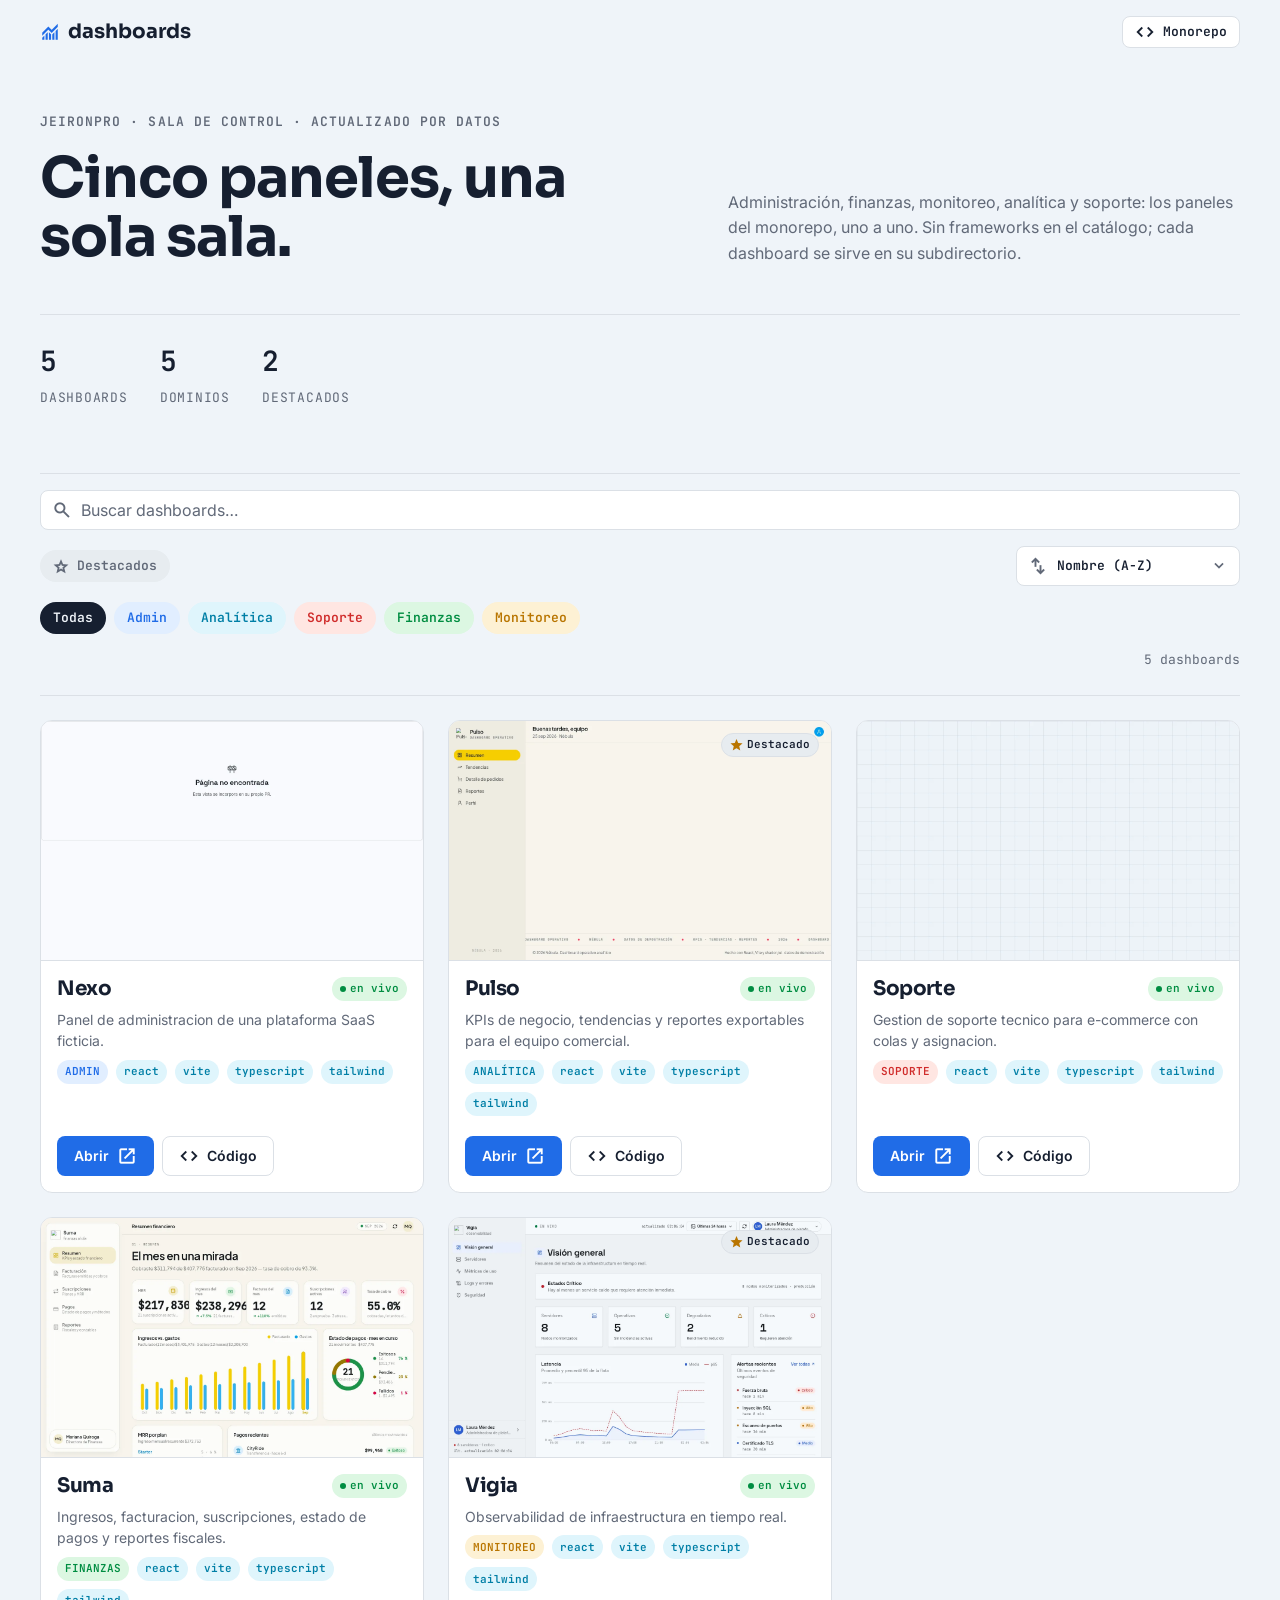
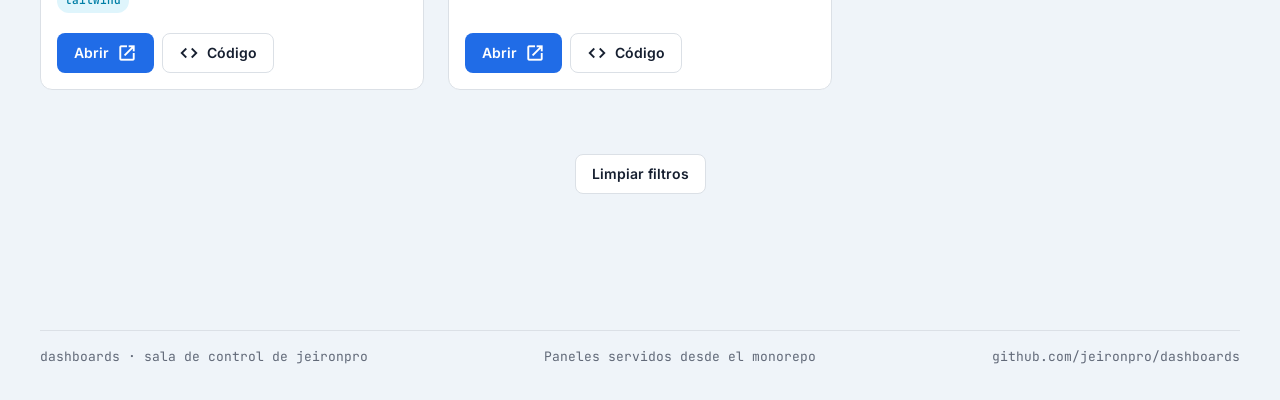
<file: index.html>
<!doctype html>
<html lang="es">
    <head>
        <meta charset="utf-8" />
        <meta name="viewport" content="width=device-width, initial-scale=1" />
        <title>dashboards · Sala de control</title>
        <meta
            name="description"
            content="Catálogo de los dashboards de jeironpro: 5 paneles servidos desde el monorepo, cada uno en su subdirectorio."
        />
        <meta name="color-scheme" content="light" />
        <link rel="icon" href="./favicon.svg" type="image/svg+xml" />
        <link rel="preconnect" href="https://fonts.googleapis.com" />
        <link rel="preconnect" href="https://fonts.gstatic.com" crossorigin />
        <link
            href="https://fonts.googleapis.com/css2?family=Sora:wght@500;700&family=Inter:wght@400;500;600&family=JetBrains+Mono:wght@400;600&family=Material+Symbols+Outlined:opsz,wght,FILL,GRAD@20..48,100..700,0..1,-50..200&display=swap"
            rel="stylesheet"
        />
        <link rel="stylesheet" href="./css/tokens.css" />
        <link rel="stylesheet" href="./css/styles.css" />
    </head>
    <body>
        <a class="salto" href="#catalogo">Saltar al catálogo</a>

        <header class="masthead">
            <a class="masthead__marca" href="./index.html" aria-label="Inicio: sala de control">
                <span class="ms" aria-hidden="true">monitoring</span>
                <span class="masthead__nombre">dashboards</span>
            </a>
            <a
                class="btn btn--secundario btn--compacto"
                href="https://github.com/jeironpro/dashboards"
                rel="noreferrer"
                target="_blank"
            >
                <span class="ms" aria-hidden="true">code</span>
                Monorepo
            </a>
        </header>

        <main id="principal">
            <section class="hero" aria-labelledby="hero-titulo">
                <p class="hero__meta">jeironpro · sala de control · actualizado por datos</p>
                <div class="hero__cuadricula">
                    <h1 id="hero-titulo" class="hero__titulo">Cinco paneles, una sola sala.</h1>
                    <p class="hero__lede">
                        Administración, finanzas, monitoreo, analítica y soporte: los paneles del
                        monorepo, uno a uno. Sin frameworks en el catálogo; cada dashboard se sirve
                        en su subdirectorio.
                    </p>
                </div>
                <ul class="hero__stats" aria-label="Resumen del catálogo">
                    <li>
                        <strong id="stat-total" data-stats="total">—</strong><span>dashboards</span>
                    </li>
                    <li>
                        <strong id="stat-dominios" data-stats="dominios">—</strong
                        ><span>dominios</span>
                    </li>
                    <li>
                        <strong id="stat-destacados" data-stats="destacados">—</strong
                        ><span>destacados</span>
                    </li>
                </ul>
            </section>

            <section id="catalogo" class="catalogo" aria-labelledby="catalogo-titulo">
                <h2 class="sr-only" id="catalogo-titulo">Catálogo de dashboards</h2>
                <div class="barra-filtros" role="search">
                    <div class="cercador">
                        <label class="sr-only" for="cerca"
                            >Cerca por título, descripción, etiqueta o stack</label
                        >
                        <span class="ms cercador__icona" aria-hidden="true">search</span>
                        <input
                            id="cerca"
                            type="search"
                            placeholder="Buscar dashboards…"
                            autocomplete="off"
                        />
                    </div>
                    <div class="controles">
                        <button
                            class="chip chip--destacados"
                            type="button"
                            id="filtro-destacados"
                            aria-pressed="false"
                        >
                            <span class="ms" aria-hidden="true">star</span>
                            Destacados
                        </button>
                        <div class="ordenador">
                            <label class="sr-only" for="orden">Ordenar dashboards</label>
                            <span class="ms ordenador__icona" aria-hidden="true">swap_vert</span>
                            <select id="orden" class="ordenador__select">
                                <option value="az">Nombre (A-Z)</option>
                                <option value="za">Nombre (Z-A)</option>
                                <option value="destacados">Destacados primero</option>
                            </select>
                            <span class="ms ordenador__chevron" aria-hidden="true"
                                >expand_more</span
                            >
                        </div>
                    </div>
                    <div
                        class="filtros-categoria"
                        id="filtros"
                        aria-label="Filtrar por dominio"
                    ></div>
                    <p class="contador" id="contador" aria-live="polite"></p>
                </div>

                <ul class="graella" id="graella"></ul>

                <div class="vacio" id="vacio" hidden>
                    <p class="vacio__text" id="vacio-mensaje"></p>
                    <button
                        class="btn btn--secundario"
                        type="button"
                        id="vacio-reset"
                        data-accion="reiniciar"
                    >
                        Limpiar filtros
                    </button>
                </div>
            </section>
        </main>

        <footer class="pie">
            <p class="pie__linea">
                <span>dashboards · sala de control de jeironpro</span>
                <span class="pie__medio">Paneles servidos desde el monorepo</span>
                <a href="https://github.com/jeironpro/dashboards" rel="noreferrer" target="_blank"
                    >github.com/jeironpro/dashboards</a
                >
            </p>
        </footer>

        <script type="module" src="./js/catalog.js"></script>
    </body>
</html>
</file>
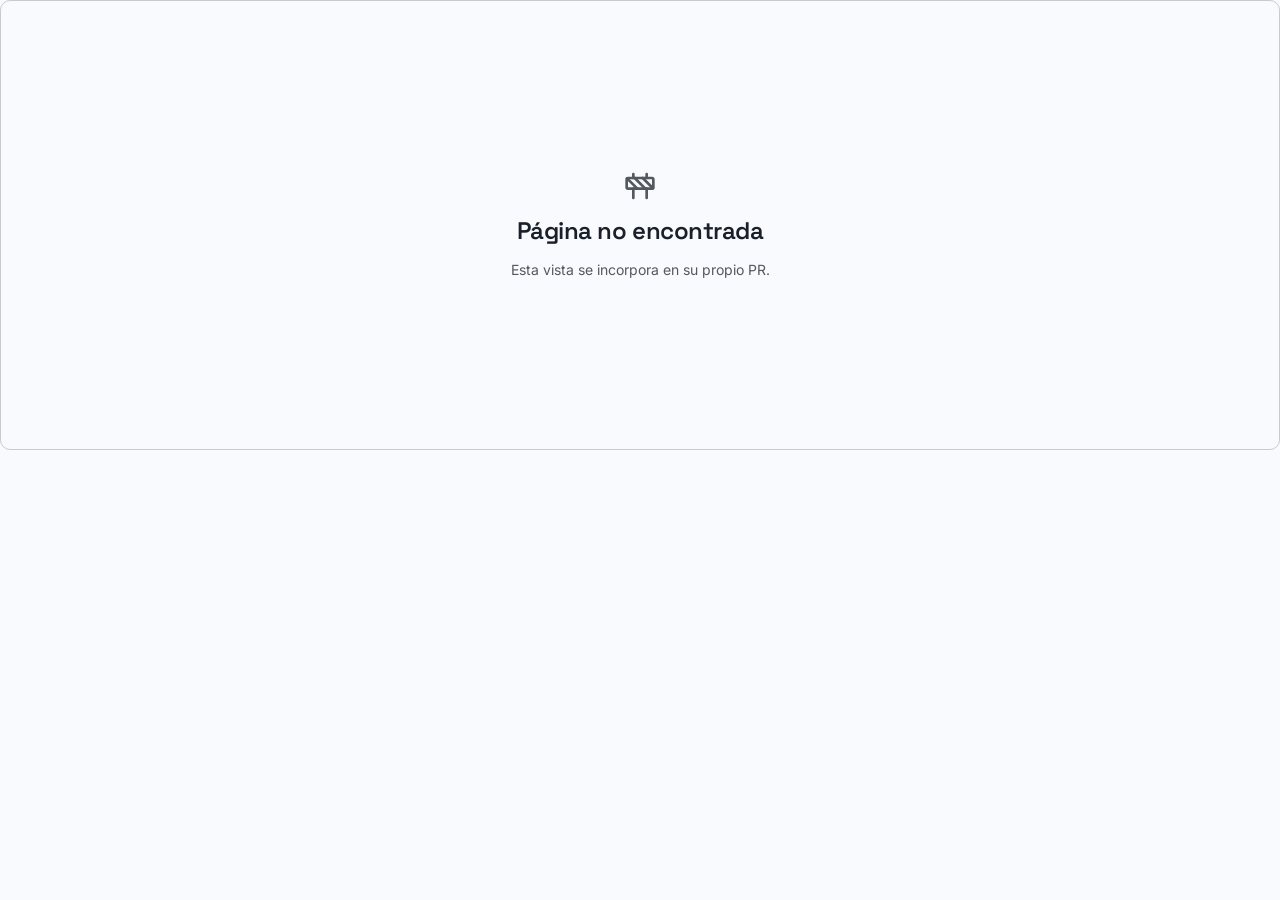
<file: dashboard-administrador/index.html>
<!doctype html>
<html lang="es">
  <head>
    <meta charset="utf-8" />
    <meta name="viewport" content="width=device-width, initial-scale=1, viewport-fit=cover" />
    <meta name="description" content="Nexo — consola de administración de la plataforma." />
    <meta name="theme-color" content="#1c2431" />
    <link rel="icon" type="image/svg+xml" href="./favicon.svg" />
    <link rel="preconnect" href="https://fonts.googleapis.com" />
    <link rel="preconnect" href="https://fonts.gstatic.com" crossorigin />
    <link
      href="https://fonts.googleapis.com/css2?family=Space+Grotesk:wght@400;500;600;700&family=Inter:wght@400;500;600&family=JetBrains+Mono:wght@400;500;600&display=swap"
      rel="stylesheet"
    />
    <title>Nexo · Consola de administración</title>
    <script type="module" crossorigin src="./assets/index-DTB85_vE.js"></script>
    <link rel="modulepreload" crossorigin href="./assets/badge-CDUtBoY2.js">
    <link rel="modulepreload" crossorigin href="./assets/format-Leb3PQxs.js">
    <link rel="stylesheet" crossorigin href="./assets/index-CEO5rULx.css">
  </head>
  <body>
    <div id="root"></div>
  </body>
</html>
</file>
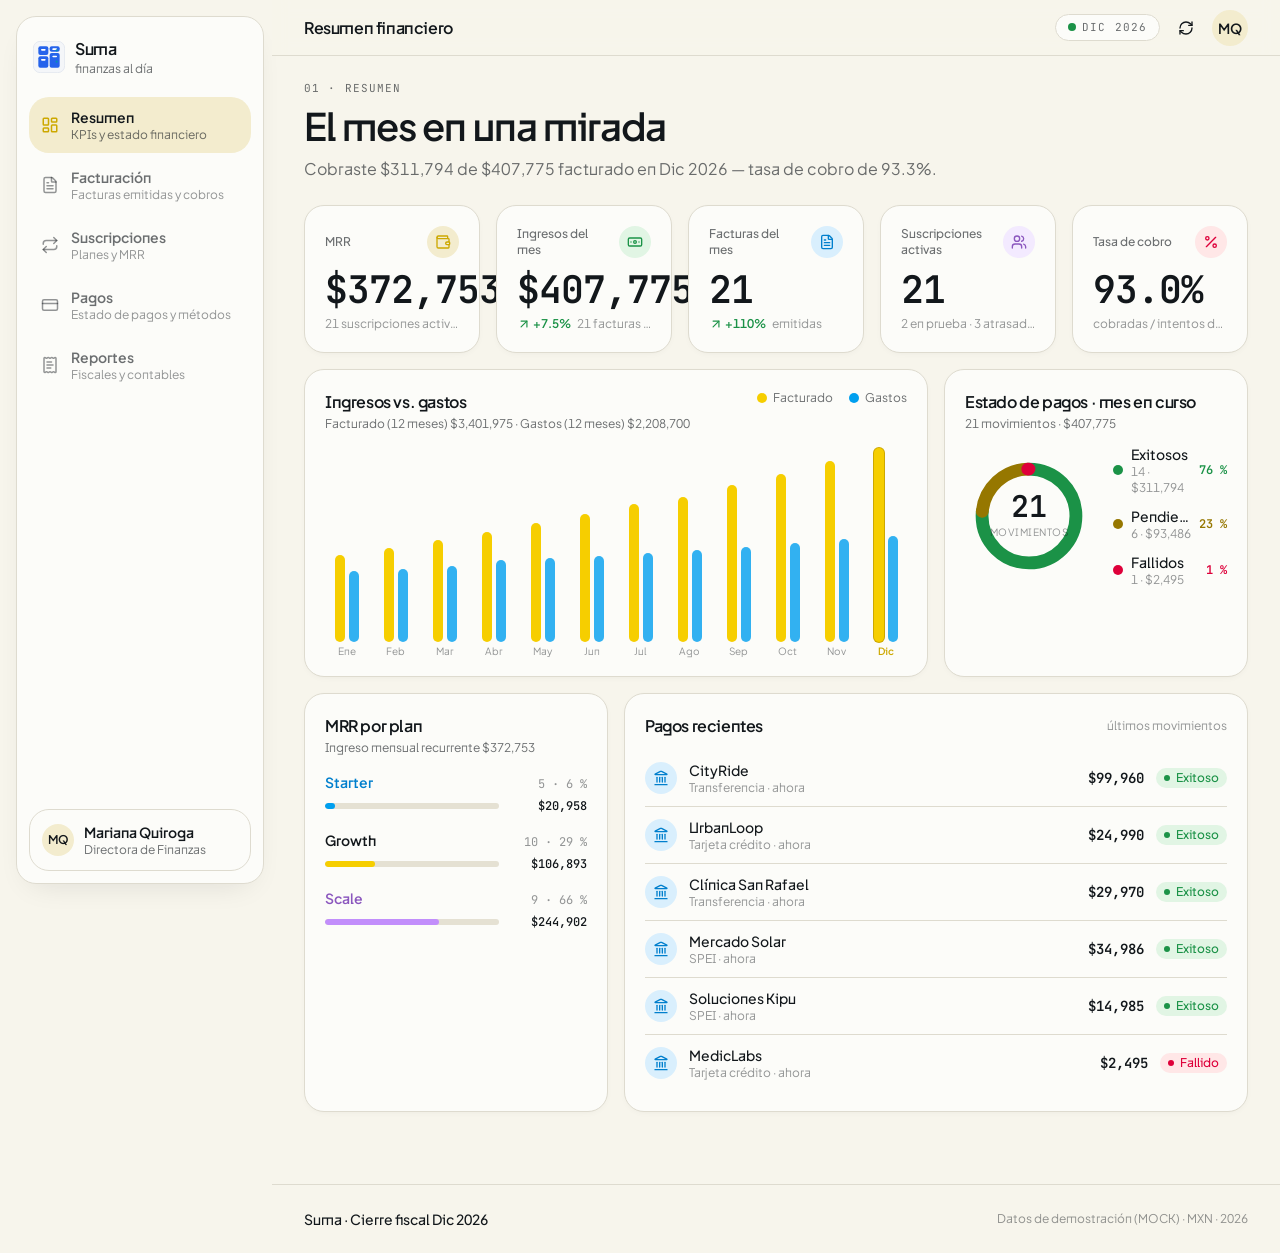
<file: dashboard-financiero/index.html>
<!doctype html>
<html lang="es">
    <head>
        <meta charset="UTF-8" />
        <meta name="viewport" content="width=device-width, initial-scale=1.0, viewport-fit=cover" />
        <meta
            name="description"
            content="Suma — dashboard financiero: ingresos, facturación, suscripciones, estado de pagos y reportes fiscales y contables."
        />
        <link rel="icon" type="image/svg+xml" href="./favicon.svg" />
        <meta name="theme-color" content="#f6f2e3" />
        <link rel="preconnect" href="https://fonts.googleapis.com" />
        <link rel="preconnect" href="https://fonts.gstatic.com" crossorigin />
        <link
            href="https://fonts.googleapis.com/css2?family=Plus+Jakarta+Sans:wght@400;500;600;700&family=JetBrains+Mono:wght@400;500&display=swap"
            rel="stylesheet"
        />
        <title>Suma · Finanzas al día</title>
      <script type="module" crossorigin src="./assets/index-CcOd7ev-.js"></script>
      <link rel="stylesheet" crossorigin href="./assets/index-DazLHeWw.css">
    </head>
    <body>
        <div id="root"></div>
    </body>
</html>
</file>
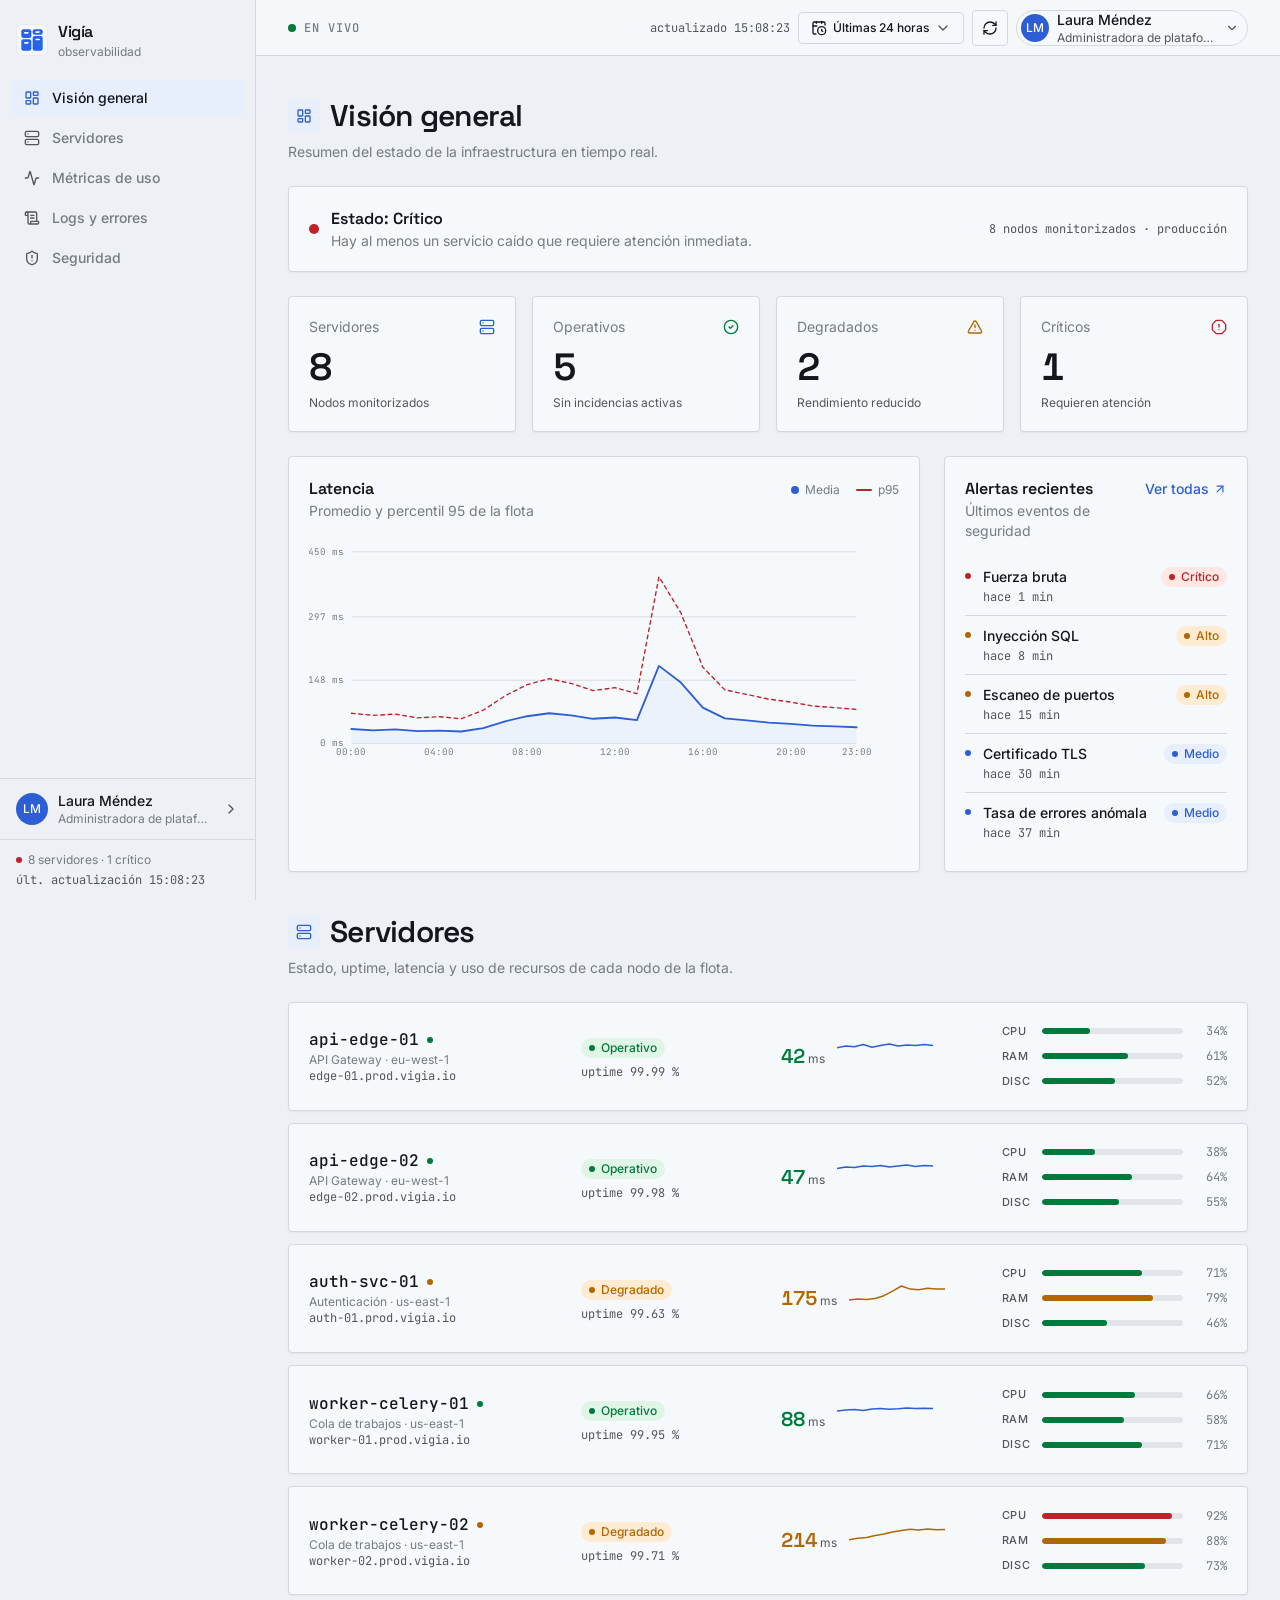
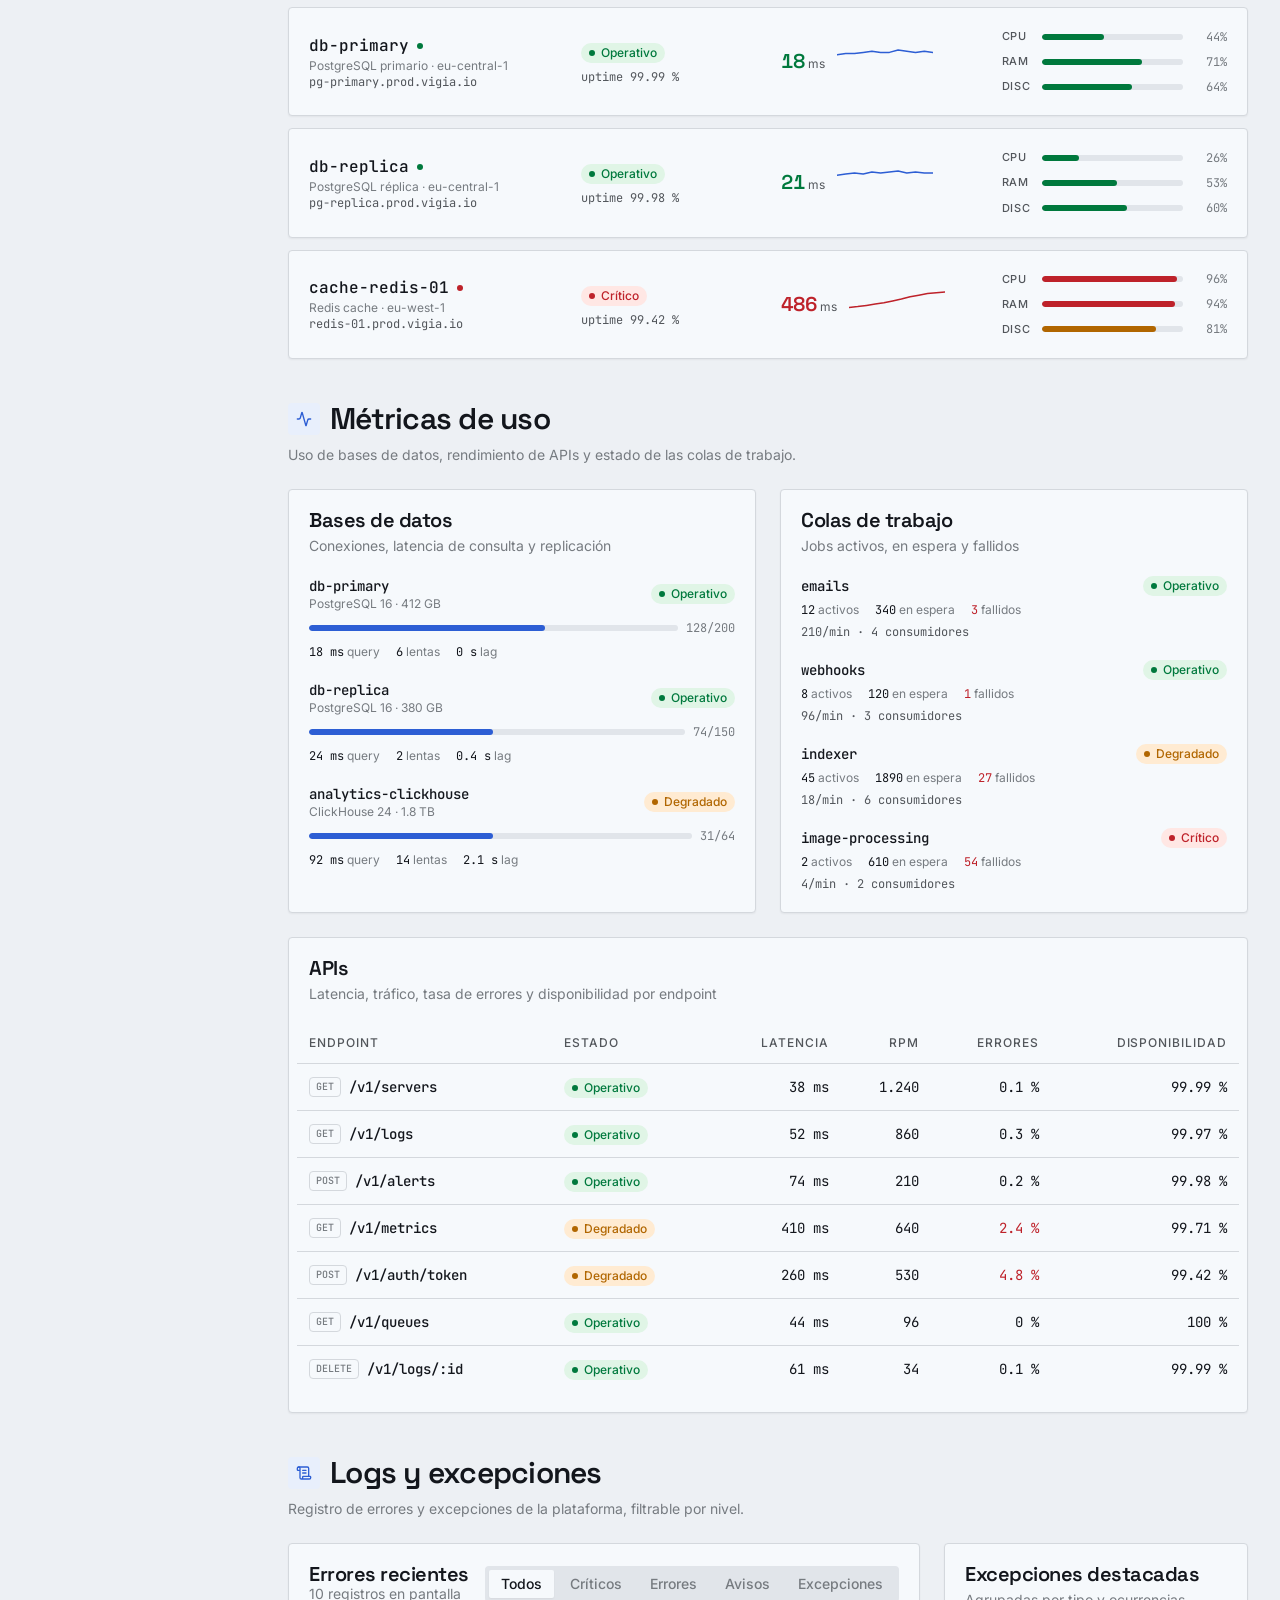
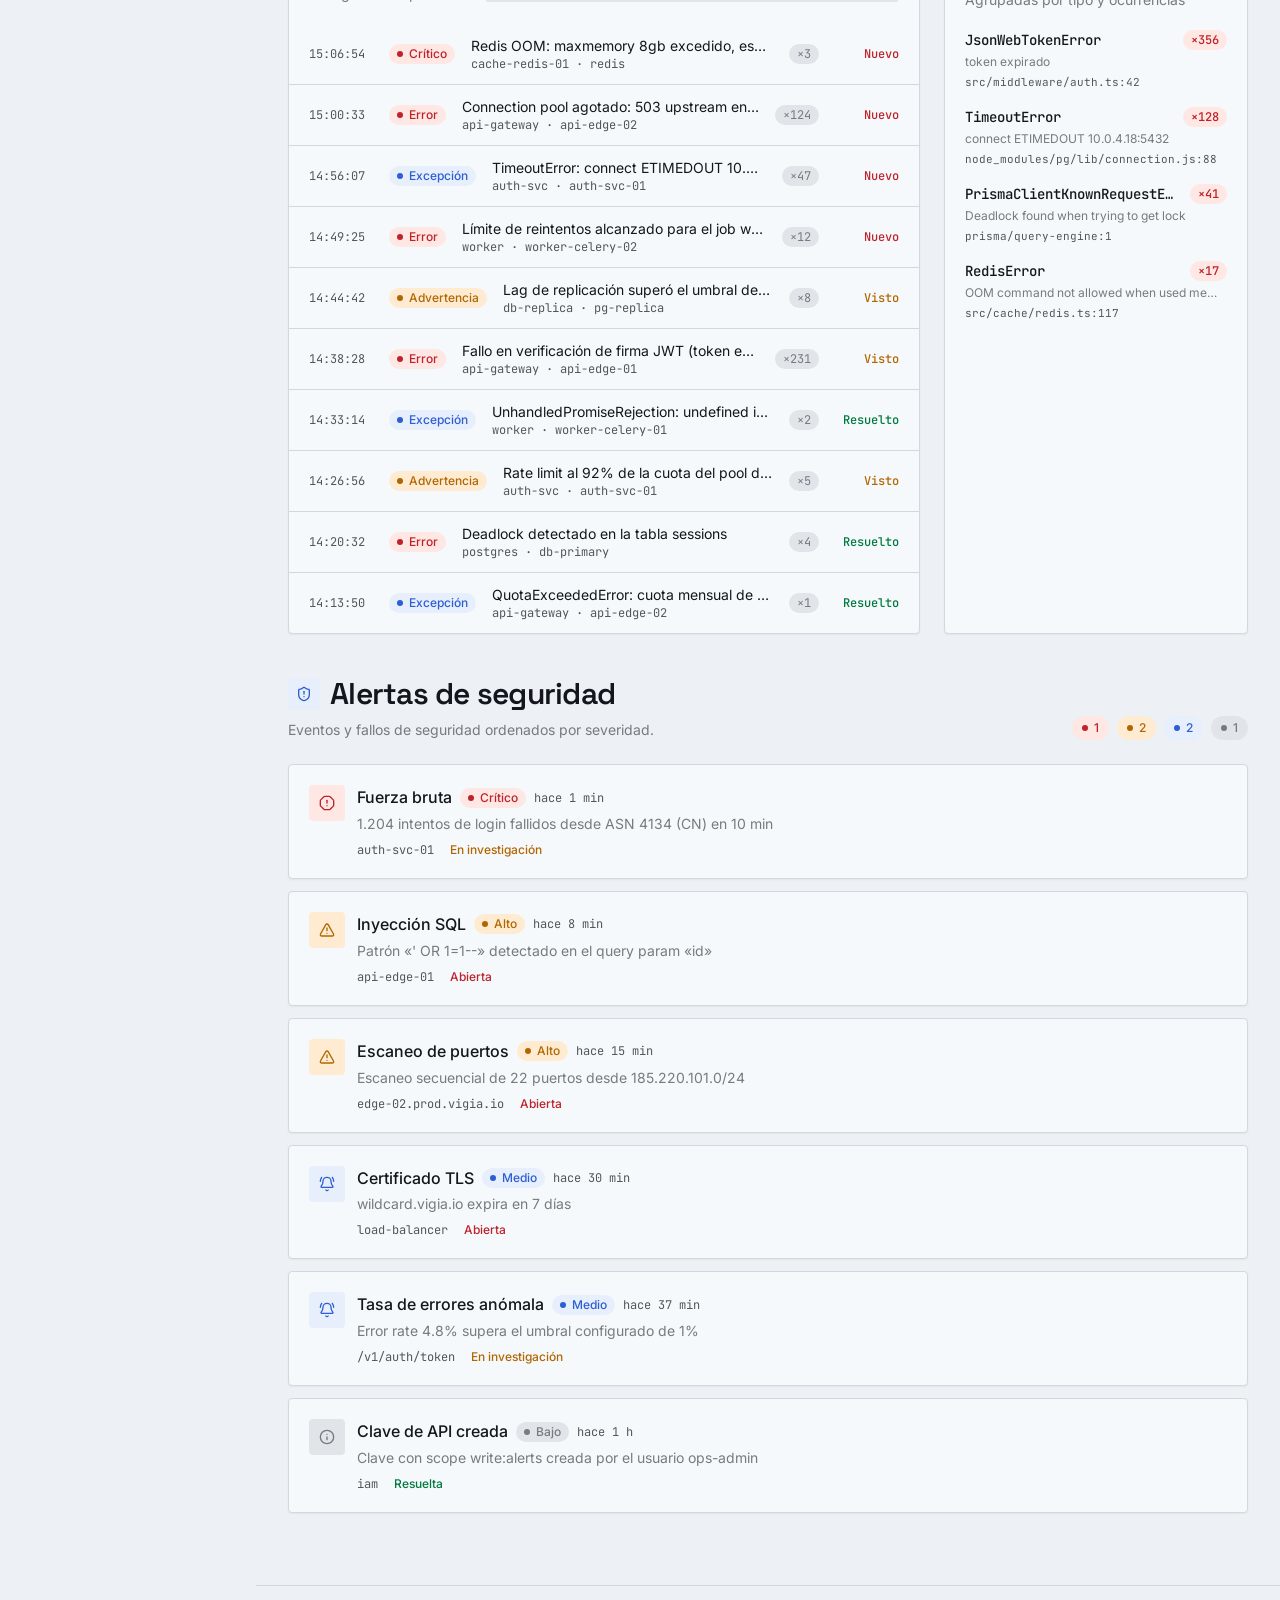
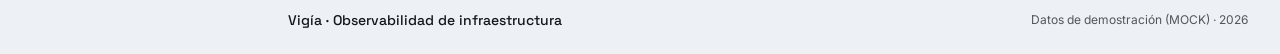
<file: dashboard-monitoreo/index.html>
<!doctype html>
<html lang="es">
    <head>
        <meta charset="UTF-8" />
        <meta name="viewport" content="width=device-width, initial-scale=1.0, viewport-fit=cover" />
        <meta
            name="description"
            content="Vigía — dashboard de monitoreo de infraestructura: estado de servidores, latencia, logs de errores, bases de datos, APIs, colas de trabajo y alertas de seguridad."
        />
        <link rel="icon" type="image/svg+xml" href="./favicon.svg" />
        <meta name="theme-color" content="#3b82f6" />
        <link rel="preconnect" href="https://fonts.googleapis.com" />
        <link rel="preconnect" href="https://fonts.gstatic.com" crossorigin />
        <link
            href="https://fonts.googleapis.com/css2?family=Inter:wght@400;500;600&family=JetBrains+Mono:wght@400;500&family=Space+Grotesk:wght@500;600;700&display=swap"
            rel="stylesheet"
        />
        <title>Vigía · Observabilidad de infraestructura</title>
      <script type="module" crossorigin src="./assets/index-piXv8x-O.js"></script>
      <link rel="stylesheet" crossorigin href="./assets/index-C9Kw1jIs.css">
    </head>
    <body>
        <div id="root"></div>
    </body>
</html>
</file>
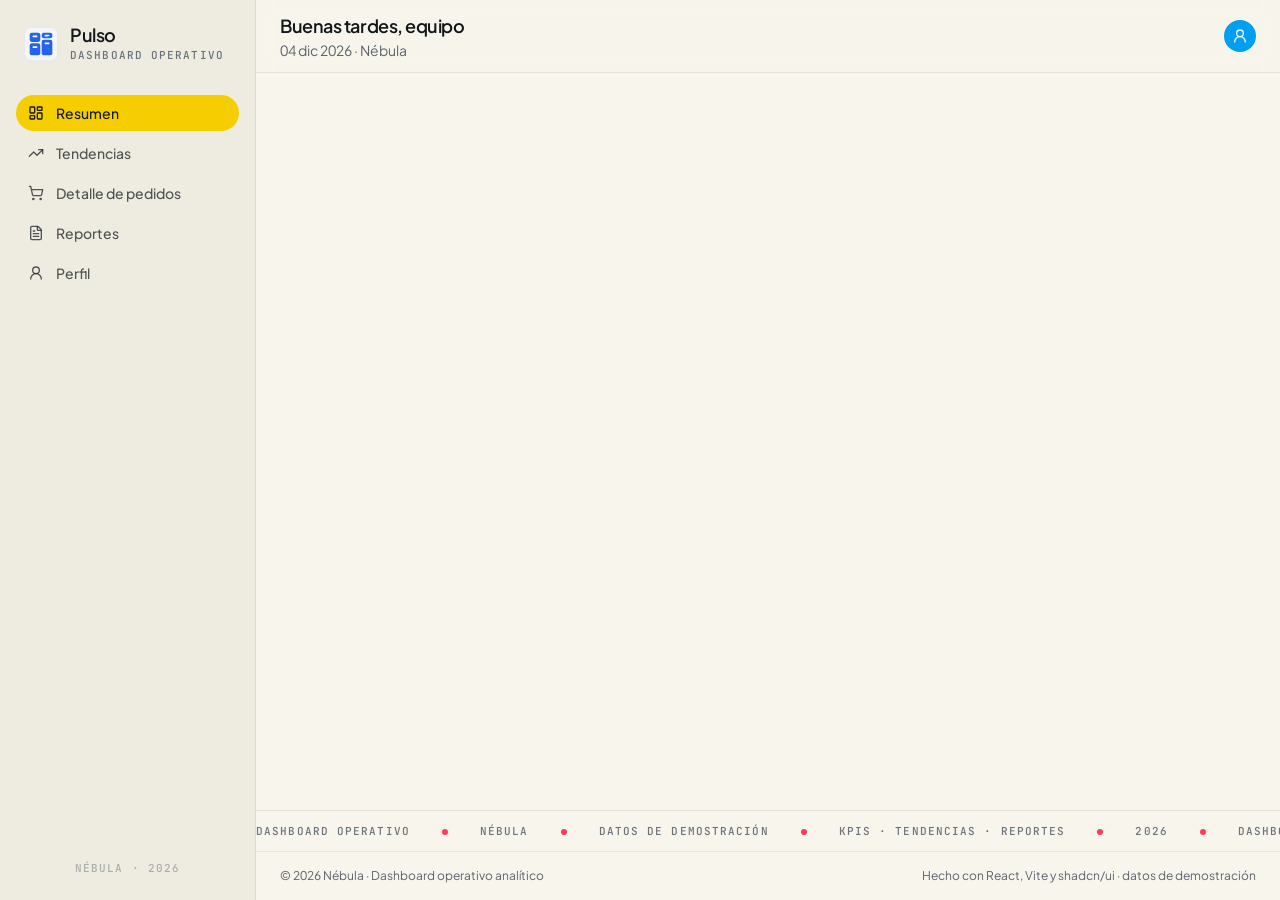
<file: dashboard-operativo-analitico/index.html>
<!doctype html>
<html lang="es">
    <head>
        <meta charset="UTF-8" />
        <link rel="icon" type="image/svg+xml" href="./favicon.svg" />
        <meta name="viewport" content="width=device-width, initial-scale=1.0, viewport-fit=cover" />
        <meta
            name="description"
            content="Dashboard operativo analítico: KPIs de negocio, tendencias y reportes exportables."
        />
        <title>Dashboard Operativo · Pulso</title>
      <script type="module" crossorigin src="./assets/index-C4uBAVRO.js"></script>
      <link rel="stylesheet" crossorigin href="./assets/index-DmMze5CR.css">
    </head>
    <body>
        <div id="root"></div>
    </body>
</html>
</file>
<file: css/tokens.css>
/* Hallmark · genre: modern-minimal · macrostructure: portfolio-grid · theme: style-guide
 * enrichment: none (data screenshots) · nav: n9-edge-aligned-minimal · footer: ft2-inline-rule-single-line
 * Fuente de tokens: docs/style-guide.md (sistema bloqueado). Sin vendor de animacion (microinteracciones CSS). */

:root {
    /* Paleta (OKLCH, documentada en docs/style-guide.md) */
    --color-paper: oklch(96.5% 0.009 250);
    --color-surface: oklch(100% 0 0);
    --color-surface-soft: oklch(94% 0.008 250);
    --color-ink: oklch(24% 0.035 262);
    --color-ink-soft: oklch(52% 0.025 262);
    --color-line: oklch(90.5% 0.01 250);
    --color-primary: oklch(56% 0.2 260);
    --color-primary-deep: oklch(50% 0.2 260);
    --color-primary-soft: oklch(94.5% 0.03 260);
    --color-accent: oklch(54% 0.14 220);
    --color-accent-soft: oklch(95.5% 0.025 220);
    --color-success: oklch(56% 0.16 152);
    --color-success-soft: oklch(95% 0.04 152);
    --color-warning: oklch(62% 0.14 72);
    --color-warning-soft: oklch(96% 0.04 88);
    --color-error: oklch(56% 0.2 27);
    --color-error-soft: oklch(95% 0.035 27);

    /* Tipografia */
    --font-display: "Sora", ui-sans-serif, system-ui, sans-serif;
    --font-body: "Inter", ui-sans-serif, system-ui, sans-serif;
    --font-mono: "JetBrains Mono", ui-monospace, "SFMono-Regular", monospace;

    /* Congo: jerarquia (display) y cuerpo */
    --text-display-xl: clamp(2.25rem, 5vw + 0.75rem, 3.5rem);
    --text-display-lg: 2rem;
    --text-display-md: 1.5rem;
    --text-display-sm: 1.25rem;
    --text-body: 1rem;
    --text-body-sm: 0.875rem;
    --text-mono: 0.8125rem;
    --leading-body: 1.6;
    --tracking-display: -0.02em;

    /* Espaciado de 4 pt (mobile-first) */
    --space-1: 0.25rem;
    --space-2: 0.5rem;
    --space-3: 0.75rem;
    --space-4: 1rem;
    --space-6: 1.5rem;
    --space-8: 2rem;
    --space-12: 3rem;
    --space-16: 4rem;

    /* Radios y sombras */
    --radius-sm: 8px;
    --radius-md: 12px;
    --radius-full: 999px;
    --sombra-elevada: 0 8px 24px oklch(20% 0.02 262 / 8%);
    --anillo-foco: 2px solid var(--color-primary);

    /* Movimiento */
    --dur-r: 150ms;
    --dur-m: 250ms;
    --ease-out-r: cubic-bezier(0.2, 0.8, 0.2, 1);

    /* Layout */
    --gutter: clamp(1rem, 4vw, 2.5rem);
    --maxwidth: 76rem;
}
</file>
<file: css/styles.css>
/* ============================================================
   Base
   ============================================================ */

* {
    box-sizing: border-box;
}

html,
body {
    overflow-x: clip;
}

body {
    margin: 0;
    font-family: var(--font-body);
    font-size: var(--text-body);
    line-height: var(--leading-body);
    color: var(--color-ink);
    background: var(--color-paper);
    text-rendering: optimizeLegibility;
}

img {
    display: block;
    max-width: 100%;
}

ul {
    margin: 0;
    padding: 0;
    list-style: none;
}

a {
    color: inherit;
    text-decoration: none;
}

h1,
h2,
h3 {
    margin: 0;
    font-family: var(--font-display);
    font-style: normal;
    font-weight: 700;
    letter-spacing: var(--tracking-display);
    overflow-wrap: anywhere;
}

:focus-visible {
    outline: var(--anillo-foco);
    outline-offset: 2px;
}

::selection {
    background: var(--color-primary);
    color: var(--color-surface);
}

.ms {
    font-family: "Material Symbols Outlined";
    font-size: 1.25rem;
    font-weight: 400;
    font-style: normal;
    line-height: 1;
    font-variation-settings:
        "FILL" 0,
        "wght" 500,
        "GRAD" 0,
        "opsz" 24;
}

.sr-only {
    position: absolute;
    width: 1px;
    height: 1px;
    padding: 0;
    margin: -1px;
    overflow: hidden;
    clip: rect(0 0 0 0);
    white-space: nowrap;
    border: 0;
}

.salto {
    position: absolute;
    inset-inline-start: var(--space-4);
    inset-block-start: var(--space-4);
    z-index: 10;
    padding: var(--space-2) var(--space-4);
    background: var(--color-ink);
    color: var(--color-paper);
    border-radius: var(--radius-full);
    transform: translateY(-200%);
    transition: transform var(--dur-m) var(--ease-out-r);
}

.salto:focus {
    transform: translateY(0);
}

/* ============================================================
   Dominios: color estable por data-dominio
   ============================================================ */

[data-dominio="administracion"] {
    --dominio: var(--color-primary);
    --dominio-soft: var(--color-primary-soft);
}

[data-dominio="finanzas"] {
    --dominio: var(--color-success);
    --dominio-soft: var(--color-success-soft);
}

[data-dominio="monitoreo"] {
    --dominio: var(--color-warning);
    --dominio-soft: var(--color-warning-soft);
}

[data-dominio="analitica"] {
    --dominio: var(--color-accent);
    --dominio-soft: var(--color-accent-soft);
}

[data-dominio="soporte"] {
    --dominio: var(--color-error);
    --dominio-soft: var(--color-error-soft);
}

/* ============================================================
   Contenedor comun
   ============================================================ */

.masthead,
.hero,
.catalogo,
.pie {
    width: min(var(--maxwidth), 100% - 2 * var(--gutter));
    margin-inline: auto;
}

/* ============================================================
   N9 · Masthead edge-aligned minimal
   ============================================================ */

.masthead {
    display: flex;
    align-items: center;
    justify-content: space-between;
    gap: var(--space-4);
    padding-block: var(--space-4);
}

.masthead__marca {
    display: inline-flex;
    align-items: center;
    gap: var(--space-2);
    font-family: var(--font-display);
    font-weight: 700;
    font-size: var(--text-display-sm);
}

.masthead__marca .ms {
    color: var(--color-primary);
    font-variation-settings:
        "FILL" 1,
        "wght" 600,
        "GRAD" 0,
        "opsz" 24;
}

/* ============================================================
   Hero
   ============================================================ */

.hero {
    padding-block: var(--space-12) var(--space-16);
}

.hero__meta {
    margin: 0 0 var(--space-4);
    font-family: var(--font-mono);
    font-size: var(--text-mono);
    font-weight: 600;
    letter-spacing: 0.08em;
    text-transform: uppercase;
    color: var(--color-ink-soft);
}

.hero__cuadricula {
    display: grid;
    gap: var(--space-6);
}

.hero__titulo {
    max-width: 20ch;
    min-width: 0;
    font-size: var(--text-display-xl);
    line-height: 1.05;
}

.hero__lede {
    max-width: 58ch;
    margin: 0;
    color: var(--color-ink-soft);
}

.hero__stats {
    display: flex;
    flex-wrap: wrap;
    gap: var(--space-8);
    margin-top: var(--space-12);
    padding-top: var(--space-6);
    border-top: 1px solid var(--color-line);
}

.hero__stats li {
    display: flex;
    flex-direction: column;
    gap: var(--space-1);
}

.hero__stats strong {
    font-family: var(--font-mono);
    font-size: 1.75rem;
    font-weight: 600;
    font-variant-numeric: tabular-nums;
}

.hero__stats span {
    font-family: var(--font-mono);
    font-size: var(--text-mono);
    color: var(--color-ink-soft);
    text-transform: uppercase;
    letter-spacing: 0.06em;
}

/* ============================================================
   Catalogo · filtros
   ============================================================ */

.catalogo {
    padding-block: 0 var(--space-16);
}

.barra-filtros {
    display: grid;
    gap: var(--space-4);
    padding-block: var(--space-4) var(--space-6);
    border-block: 1px solid var(--color-line);
    margin-block-end: var(--space-6);
}

.cercador {
    position: relative;
    display: flex;
    align-items: center;
}

.cercador__icona {
    position: absolute;
    inset-inline-start: var(--space-3);
    color: var(--color-ink-soft);
    pointer-events: none;
}

.cercador input {
    width: 100%;
    height: 40px;
    padding: 0 var(--space-4) 0 calc(var(--space-3) + 1.25rem + var(--space-2));
    font: inherit;
    color: var(--color-ink);
    background: var(--color-surface);
    border: 1px solid var(--color-line);
    border-radius: var(--radius-sm);
}

.cercador input::placeholder {
    color: var(--color-ink-soft);
}

.filtros-categoria {
    display: flex;
    flex-wrap: wrap;
    gap: var(--space-2);
}

.chip {
    height: 32px;
    padding: 0 var(--space-3);
    font-family: var(--font-mono);
    font-size: var(--text-mono);
    font-weight: 600;
    color: var(--color-ink-soft);
    background: var(--color-surface-soft);
    border: 1px solid transparent;
    border-radius: var(--radius-full);
    cursor: pointer;
    transition:
        transform var(--dur-r) var(--ease-out-r),
        opacity var(--dur-r) var(--ease-out-r);
}

.chip:hover {
    color: var(--color-ink);
    background: var(--color-surface);
    border-color: var(--color-line);
}

.chip[aria-pressed="true"] {
    color: var(--color-paper);
    background: var(--color-ink);
}

.chip--dominio {
    color: var(--dominio);
    background: var(--dominio-soft);
}

.chip--dominio:hover {
    color: var(--dominio);
    background: var(--color-surface);
    border-color: var(--dominio);
}

.chip--dominio[aria-pressed="true"] {
    color: var(--color-paper);
    background: var(--dominio);
}

.controles {
    display: flex;
    flex-wrap: wrap;
    align-items: center;
    justify-content: space-between;
    gap: var(--space-2) var(--space-4);
}

.chip--destacados {
    display: inline-flex;
    align-items: center;
    gap: var(--space-2);
}

.chip--destacados .ms {
    font-size: 1rem;
    font-variation-settings:
        "FILL" 0,
        "wght" 600,
        "GRAD" 0,
        "opsz" 24;
}

.chip--destacados[aria-pressed="true"] {
    color: var(--color-warning);
    background: var(--color-warning-soft);
    border-color: var(--color-warning);
}

.chip--destacados[aria-pressed="true"] .ms {
    color: var(--color-warning);
    font-variation-settings:
        "FILL" 1,
        "wght" 600,
        "GRAD" 0,
        "opsz" 24;
}

.ordenador {
    position: relative;
    display: flex;
    align-items: center;
    min-width: min(12rem, 100%);
}

.ordenador__icona,
.ordenador__chevron {
    position: absolute;
    color: var(--color-ink-soft);
    pointer-events: none;
}

.ordenador__icona {
    inset-inline-start: var(--space-3);
}

.ordenador__chevron {
    inset-inline-end: var(--space-3);
    font-size: 1.125rem;
}

.ordenador__select {
    width: 100%;
    height: 40px;
    padding: 0 calc(var(--space-3) + 1.125rem + var(--space-2)) 0
        calc(var(--space-3) + 1.25rem + var(--space-2));
    font-family: var(--font-mono);
    font-size: var(--text-mono);
    font-weight: 600;
    color: var(--color-ink);
    background: var(--color-surface);
    border: 1px solid var(--color-line);
    border-radius: var(--radius-sm);
    cursor: pointer;
    appearance: none;
}

.contador {
    margin: 0;
    font-family: var(--font-mono);
    font-size: var(--text-mono);
    color: var(--color-ink-soft);
    text-align: end;
    font-variant-numeric: tabular-nums;
}

/* ============================================================
   F6 · Grilla de tarjetas (uniforme)
   ============================================================ */

.graella {
    display: grid;
    grid-template-columns: minmax(0, 1fr);
    gap: var(--space-6);
}

.tarjeta {
    position: relative;
    display: flex;
    flex-direction: column;
    overflow: hidden;
    background: var(--color-surface);
    border: 1px solid var(--color-line);
    border-radius: var(--radius-md);
    transition:
        transform var(--dur-m) var(--ease-out-r),
        border-color var(--dur-m) var(--ease-out-r),
        box-shadow var(--dur-m) var(--ease-out-r);
}

.tarjeta:hover {
    border-color: color-mix(in oklch, var(--dominio) 60%, var(--color-line));
    transform: translateY(-2px);
    box-shadow: 0 8px 24px color-mix(in oklch, var(--dominio) 22%, transparent);
}

.tarjeta__media {
    position: relative;
    display: block;
    aspect-ratio: 16 / 10;
    overflow: hidden;
    background: var(--color-surface-soft);
}

.tarjeta__media img {
    width: 100%;
    height: 100%;
    object-fit: cover;
    transition: transform var(--dur-m) var(--ease-out-r);
}

.tarjeta:hover .tarjeta__media img {
    transform: scale(1.02);
}

.tarjeta__insignia {
    position: absolute;
    inset-block-start: var(--space-3);
    inset-inline-end: var(--space-3);
    display: inline-flex;
    align-items: center;
    gap: var(--space-1);
    height: 24px;
    padding: 0 var(--space-2);
    font-family: var(--font-mono);
    font-size: 0.6875rem;
    font-weight: 600;
    color: var(--color-ink);
    background: var(--color-surface-soft);
    border: 1px solid var(--color-line);
    border-radius: var(--radius-full);
}

.tarjeta__insignia .ms {
    font-size: 0.8125rem;
    color: var(--color-warning);
    font-variation-settings:
        "FILL" 1,
        "wght" 600,
        "GRAD" 0,
        "opsz" 24;
}

.tarjeta__cuerpo {
    display: flex;
    flex: 1;
    flex-direction: column;
    gap: var(--space-2);
    padding: var(--space-4);
    border-block-start: 1px solid var(--color-line);
}

.tarjeta__cabecera {
    display: flex;
    align-items: flex-start;
    justify-content: space-between;
    gap: var(--space-3);
}

.tarjeta__titulo {
    min-width: 0;
    font-size: var(--text-display-sm);
    line-height: 1.2;
}

.tarjeta__titulo a {
    color: var(--color-ink);
}

.tarjeta__descripcion {
    margin: 0;
    font-size: var(--text-body-sm);
    line-height: 1.55;
    color: var(--color-ink-soft);
    display: -webkit-box;
    -webkit-box-orient: vertical;
    -webkit-line-clamp: 2;
    overflow: hidden;
}

.tarjeta__metas {
    display: flex;
    flex-wrap: wrap;
    gap: var(--space-2);
}

.trozo {
    display: inline-flex;
    align-items: center;
    gap: var(--space-1);
    height: 24px;
    padding: 0 var(--space-2);
    font-family: var(--font-mono);
    font-size: 0.6875rem;
    font-weight: 600;
    color: var(--color-ink-soft);
    background: var(--color-surface-soft);
    border-radius: var(--radius-full);
}

.trozo--dominio {
    color: var(--dominio);
    background: var(--dominio-soft);
    text-transform: uppercase;
}

.trozo--stack {
    color: var(--color-accent);
    background: var(--color-accent-soft);
}

.trozo__punto {
    width: 6px;
    height: 6px;
    border-radius: var(--radius-full);
}

.trozo--vivo .trozo__punto {
    background: var(--color-success);
}

.trozo--vivo {
    color: var(--color-success);
    background: var(--color-success-soft);
}

.trozo--pendiente .trozo__punto {
    background: var(--color-warning);
}

.trozo--pendiente {
    color: var(--color-warning);
    background: var(--color-warning-soft);
}

.tarjeta__acciones {
    display: flex;
    flex-wrap: wrap;
    gap: var(--space-2);
    margin-top: auto;
    padding-top: var(--space-3);
}

.tarjeta__acciones .btn--secundario:only-child {
    margin-inline-start: auto;
}

/* ============================================================
   Botones
   ============================================================ */

.btn {
    display: inline-flex;
    align-items: center;
    justify-content: center;
    gap: var(--space-2);
    height: 40px;
    padding: 0 var(--space-4);
    font: inherit;
    font-size: var(--text-body-sm);
    font-weight: 600;
    border-radius: var(--radius-sm);
    cursor: pointer;
    transition:
        transform var(--dur-r) var(--ease-out-r),
        opacity var(--dur-r) var(--ease-out-r);
}

.btn:active {
    transform: translateY(1px);
}

.btn--primario {
    color: var(--color-surface);
    background: var(--color-primary);
    border: 1px solid transparent;
}

.btn--primario:hover {
    background: var(--color-primary-deep);
}

.btn--secundario {
    color: var(--color-ink);
    background: var(--color-surface);
    border: 1px solid var(--color-line);
}

.btn--secundario:hover {
    border-color: var(--color-ink-soft);
}

.btn--compacto {
    height: 32px;
    padding: 0 var(--space-3);
    font-family: var(--font-mono);
    font-size: var(--text-mono);
}

/* ============================================================
   Estado vacio
   ============================================================ */

.vacio {
    display: grid;
    place-items: center;
    gap: var(--space-4);
    padding-block: var(--space-12);
    text-align: center;
}

.vacio__text {
    margin: 0;
    font-family: var(--font-mono);
    font-size: var(--text-mono);
    color: var(--color-ink-soft);
}

/* ============================================================
   Ft2 · Pie inline-rule
   ============================================================ */

.pie {
    padding-block: var(--space-6) var(--space-8);
}

.pie__linea {
    display: flex;
    flex-wrap: wrap;
    justify-content: space-between;
    gap: var(--space-2) var(--space-6);
    margin: 0;
    padding-top: var(--space-4);
    border-top: 1px solid var(--color-line);
    font-family: var(--font-mono);
    font-size: var(--text-mono);
    color: var(--color-ink-soft);
}

.pie__linea a:hover {
    color: var(--color-primary-deep);
}

/* ============================================================
   Entrada de tarjetas (reveal en el cambio de filtro)
   ============================================================ */

.tarjeta {
    animation: entrada var(--dur-m) var(--ease-out-r) both;
}

@keyframes entrada {
    from {
        opacity: 0;
        transform: translateY(4px);
    }
    to {
        opacity: 1;
        transform: translateY(0);
    }
}

/* ============================================================
   Responsive (min-width)
   ============================================================ */

@media (min-width: 640px) {
    .graella {
        gap: var(--space-6);
    }
}

@media (min-width: 768px) {
    .hero__cuadricula {
        grid-template-columns: minmax(0, 1.25fr) minmax(0, 1fr);
        align-items: end;
        gap: var(--space-12);
    }

    .graella {
        grid-template-columns: repeat(2, minmax(0, 1fr));
    }
}

@media (min-width: 1024px) {
    .graella {
        grid-template-columns: repeat(3, minmax(0, 1fr));
    }
}

/* ============================================================
   Movimiento reducido
   ============================================================ */

@media (prefers-reduced-motion: reduce) {
    *,
    *::before,
    *::after {
        animation-duration: var(--dur-r) !important;
        animation-iteration-count: 1 !important;
        transition-duration: var(--dur-r) !important;
    }

    .tarjeta {
        animation-name: none;
    }

    .tarjeta:hover {
        transform: none;
    }

    .tarjeta:hover .tarjeta__media img {
        transform: none;
    }
}
</file>
<file: dashboard-administrador/assets/index-CEO5rULx.css>
/*! tailwindcss v4.3.3 | MIT License | https://tailwindcss.com */
@layer properties{@supports (((-webkit-hyphens:none)) and (not (margin-trim:inline))) or ((-moz-orient:inline) and (not (color:rgb(from red r g b)))){*,:before,:after,::backdrop{--tw-translate-x:0;--tw-translate-y:0;--tw-translate-z:0;--tw-rotate-x:initial;--tw-rotate-y:initial;--tw-rotate-z:initial;--tw-skew-x:initial;--tw-skew-y:initial;--tw-space-y-reverse:0;--tw-divide-y-reverse:0;--tw-border-style:solid;--tw-leading:initial;--tw-font-weight:initial;--tw-tracking:initial;--tw-shadow:0 0 #0000;--tw-shadow-color:initial;--tw-shadow-alpha:100%;--tw-inset-shadow:0 0 #0000;--tw-inset-shadow-color:initial;--tw-inset-shadow-alpha:100%;--tw-ring-color:initial;--tw-ring-shadow:0 0 #0000;--tw-inset-ring-color:initial;--tw-inset-ring-shadow:0 0 #0000;--tw-ring-inset:initial;--tw-ring-offset-width:0px;--tw-ring-offset-color:#fff;--tw-ring-offset-shadow:0 0 #0000;--tw-outline-style:solid;--tw-backdrop-blur:initial;--tw-backdrop-brightness:initial;--tw-backdrop-contrast:initial;--tw-backdrop-grayscale:initial;--tw-backdrop-hue-rotate:initial;--tw-backdrop-invert:initial;--tw-backdrop-opacity:initial;--tw-backdrop-saturate:initial;--tw-backdrop-sepia:initial;--tw-duration:initial;--tw-space-x-reverse:0;--tw-animation-delay:0s;--tw-animation-direction:normal;--tw-animation-duration:initial;--tw-animation-fill-mode:none;--tw-animation-iteration-count:1;--tw-enter-blur:0;--tw-enter-opacity:1;--tw-enter-rotate:0;--tw-enter-scale:1;--tw-enter-translate-x:0;--tw-enter-translate-y:0;--tw-exit-blur:0;--tw-exit-opacity:1;--tw-exit-rotate:0;--tw-exit-scale:1;--tw-exit-translate-x:0;--tw-exit-translate-y:0}}}:root{--color-paper:oklch(98.5% .004 250);--color-paper-2:oklch(96% .006 250);--color-paper-3:oklch(93% .007 250);--color-rule:oklch(90% .006 250);--color-rule-2:oklch(84% .008 250);--color-neutral:oklch(60% .01 250);--color-muted:oklch(46% .012 255);--color-ink-2:oklch(34% .018 257);--color-ink:oklch(24% .02 258);--color-graphite:oklch(22% .016 260);--color-graphite-2:oklch(27% .016 260);--color-accent:oklch(58% .2 256);--color-accent-2:oklch(50% .19 256);--color-accent-ink:oklch(99% .002 250);--color-accent-soft:oklch(95% .02 256);--color-focus:oklch(58% .2 256);--color-success:oklch(62% .15 155);--color-success-soft:oklch(95% .03 155);--color-warning:oklch(66% .14 75);--color-warning-soft:oklch(96% .03 80);--color-error:oklch(58% .2 25);--color-error-soft:oklch(96% .02 25);--color-info:oklch(60% .11 230);--color-info-soft:oklch(95% .025 235);--font-display:"Space Grotesk", ui-sans-serif, system-ui, sans-serif;--font-body:"Inter", ui-sans-serif, system-ui, sans-serif;--font-outlier:"JetBrains Mono", ui-monospace, monospace;--space-1:.25rem;--space-2:.5rem;--space-3:.75rem;--space-4:1rem;--space-5:1.25rem;--space-6:1.5rem;--space-8:2rem;--space-10:2.5rem;--space-12:3rem;--space-16:4rem;--text-xs:.75rem;--text-sm:.875rem;--text-base:1rem;--text-md:1.125rem;--text-lg:1.25rem;--text-xl:1.5rem;--text-2xl:1.875rem;--text-3xl:2.25rem;--text-display:clamp(1.75rem, 2vw + 1rem, 2.5rem);--ease-out:cubic-bezier(.16, 1, .3, 1);--ease-in:cubic-bezier(.7, 0, .84, 0);--ease-in-out:cubic-bezier(.65, 0, .35, 1);--dur-micro:.12s;--dur-short:.22s;--dur-long:.42s;--radius-xs:4px;--radius-sm:6px;--radius-md:8px;--radius-lg:10px;--radius-xl:14px}@layer theme{:root,:host{--color-black:#000;--spacing:.25rem;--container-sm:24rem;--container-md:28rem;--container-lg:32rem;--container-7xl:80rem;--text-xs:.75rem;--text-xs--line-height:calc(1 / .75);--text-sm:.875rem;--text-sm--line-height:calc(1.25 / .875);--text-base:1rem;--text-base--line-height:calc(1.5 / 1);--text-lg:1.125rem;--text-lg--line-height:calc(1.75 / 1.125);--text-xl:1.25rem;--text-xl--line-height:calc(1.75 / 1.25);--text-2xl:1.5rem;--text-2xl--line-height:calc(2 / 1.5);--font-weight-normal:400;--font-weight-medium:500;--font-weight-semibold:600;--tracking-tight:-.025em;--tracking-widest:.1em;--leading-tight:1.25;--radius-lg:var(--radius);--ease-in:cubic-bezier(.4, 0, 1, 1);--ease-out:cubic-bezier(0, 0, .2, 1);--default-transition-duration:.15s;--default-transition-timing-function:cubic-bezier(.4, 0, .2, 1);--default-font-family:var(--font-body);--default-mono-font-family:var(--font-outlier);--color-muted:var(--muted);--color-accent:var(--accent);--color-success:var(--success);--color-warning:var(--warning);--color-info:var(--info)}}@layer base{*,:after,:before,::backdrop{box-sizing:border-box;border:0 solid;margin:0;padding:0}::file-selector-button{box-sizing:border-box;border:0 solid;margin:0;padding:0}html,:host{-webkit-text-size-adjust:100%;tab-size:4;line-height:1.5;font-family:var(--default-font-family,-apple-system, BlinkMacSystemFont, "Segoe UI", Roboto, "Helvetica Neue", "Noto Sans", Arial, sans-serif, "Apple Color Emoji", "Segoe UI Emoji", "Segoe UI Symbol", "Noto Color Emoji");font-feature-settings:var(--default-font-feature-settings,normal);font-variation-settings:var(--default-font-variation-settings,normal);-webkit-tap-highlight-color:transparent}hr{height:0;color:inherit;border-top-width:1px}abbr:where([title]){-webkit-text-decoration:underline dotted;text-decoration:underline dotted}h1,h2,h3,h4,h5,h6{font-size:inherit;font-weight:inherit}a{color:inherit;-webkit-text-decoration:inherit;-webkit-text-decoration:inherit;-webkit-text-decoration:inherit;-webkit-text-decoration:inherit;text-decoration:inherit}b,strong{font-weight:bolder}code,kbd,samp,pre{font-family:var(--default-mono-font-family,ui-monospace, SFMono-Regular, Menlo, Monaco, Consolas, "Liberation Mono", "Courier New", monospace);font-feature-settings:var(--default-mono-font-feature-settings,normal);font-variation-settings:var(--default-mono-font-variation-settings,normal);font-size:1em}small{font-size:80%}sub,sup{vertical-align:baseline;font-size:75%;line-height:0;position:relative}sub{bottom:-.25em}sup{top:-.5em}table{text-indent:0;border-color:inherit;border-collapse:collapse}:-moz-focusring:where(:not(iframe)){outline:auto}progress{vertical-align:baseline}summary{display:list-item}ol,ul,menu{list-style:none}img,svg,video,canvas,audio,iframe,embed,object{vertical-align:middle;display:block}img,video{max-width:100%;height:auto}button,input,select,optgroup,textarea{font:inherit;font-feature-settings:inherit;font-variation-settings:inherit;letter-spacing:inherit;color:inherit;opacity:1;background-color:#0000;border-radius:0}::file-selector-button{font:inherit;font-feature-settings:inherit;font-variation-settings:inherit;letter-spacing:inherit;color:inherit;opacity:1;background-color:#0000;border-radius:0}:where(select:is([multiple],[size])) optgroup{font-weight:bolder}:where(select:is([multiple],[size])) optgroup option{padding-inline-start:20px}::file-selector-button{margin-inline-end:4px}::placeholder{opacity:1}@supports (not ((-webkit-appearance:-apple-pay-button))) or (contain-intrinsic-size:1px){::placeholder{color:currentColor}@supports (color:color-mix(in lab, red, red)){::placeholder{color:color-mix(in oklab, currentcolor 50%, transparent)}}}textarea{resize:vertical}::-webkit-search-decoration{-webkit-appearance:none}::-webkit-date-and-time-value{min-height:1lh;text-align:inherit}::-webkit-datetime-edit{display:inline-flex}::-webkit-datetime-edit-fields-wrapper{padding:0}::-webkit-datetime-edit{padding-block:0}::-webkit-datetime-edit-year-field{padding-block:0}::-webkit-datetime-edit-month-field{padding-block:0}::-webkit-datetime-edit-day-field{padding-block:0}::-webkit-datetime-edit-hour-field{padding-block:0}::-webkit-datetime-edit-minute-field{padding-block:0}::-webkit-datetime-edit-second-field{padding-block:0}::-webkit-datetime-edit-millisecond-field{padding-block:0}::-webkit-datetime-edit-meridiem-field{padding-block:0}::-webkit-calendar-picker-indicator{line-height:1}:-moz-ui-invalid{box-shadow:none}button,input:where([type=button],[type=reset],[type=submit]){appearance:button}::file-selector-button{appearance:button}::-webkit-inner-spin-button{height:auto}::-webkit-outer-spin-button{height:auto}[hidden]:where(:not([hidden=until-found])){display:none!important}*{border-color:var(--border)}html,body{overflow-x:clip}body{background:var(--color-paper);color:var(--color-ink-2);font-family:var(--font-body);-webkit-font-smoothing:antialiased;text-rendering:optimizelegibility;font-weight:400;line-height:1.5}h1,h2,h3,h4,h5{font-family:var(--font-display);color:var(--color-ink);letter-spacing:-.02em;text-wrap:balance;overflow-wrap:anywhere;min-width:0;font-style:normal}:focus-visible{outline:2px solid var(--color-focus);outline-offset:2px}::selection{background:var(--color-accent-soft);color:var(--color-accent-2)}}@layer components;@layer utilities{.pointer-events-none{pointer-events:none}.sr-only{clip-path:inset(50%);white-space:nowrap;border-width:0;width:1px;height:1px;margin:-1px;padding:0;position:absolute;overflow:hidden}.absolute{position:absolute}.fixed{position:fixed}.relative{position:relative}.sticky{position:sticky}.inset-0{inset:0}.inset-y-0{inset-block:0}.top-0{top:0}.top-1\.5{top:calc(var(--spacing) * 1.5)}.top-1\/2{top:50%}.top-4{top:calc(var(--spacing) * 4)}.top-\[12vh\]{top:12vh}.top-\[50\%\]{top:50%}.right-1\.5{right:calc(var(--spacing) * 1.5)}.right-2{right:calc(var(--spacing) * 2)}.right-3{right:calc(var(--spacing) * 3)}.right-4{right:calc(var(--spacing) * 4)}.bottom-4{bottom:calc(var(--spacing) * 4)}.left-0{left:0}.left-1\/2{left:50%}.left-2{left:calc(var(--spacing) * 2)}.left-3{left:calc(var(--spacing) * 3)}.left-\[50\%\]{left:50%}.z-20{z-index:20}.z-30{z-index:30}.z-50{z-index:50}.z-\[60\]{z-index:60}.-mx-1{margin-inline:calc(var(--spacing) * -1)}.mx-auto{margin-inline:auto}.my-1{margin-block:var(--spacing)}.mt-0\.5{margin-top:calc(var(--spacing) * .5)}.mt-1{margin-top:var(--spacing)}.mt-1\.5{margin-top:calc(var(--spacing) * 1.5)}.mt-2{margin-top:calc(var(--spacing) * 2)}.mt-3{margin-top:calc(var(--spacing) * 3)}.mt-4{margin-top:calc(var(--spacing) * 4)}.mb-2{margin-bottom:calc(var(--spacing) * 2)}.mb-3{margin-bottom:calc(var(--spacing) * 3)}.mb-5{margin-bottom:calc(var(--spacing) * 5)}.ml-auto{margin-left:auto}.line-clamp-1{-webkit-line-clamp:1;-webkit-box-orient:vertical;display:-webkit-box;overflow:hidden}.line-clamp-2{-webkit-line-clamp:2;-webkit-box-orient:vertical;display:-webkit-box;overflow:hidden}.block{display:block}.flex{display:flex}.grid{display:grid}.hidden{display:none}.inline-block{display:inline-block}.inline-flex{display:inline-flex}.aspect-square{aspect-ratio:1}.h-1\.5{height:calc(var(--spacing) * 1.5)}.h-2{height:calc(var(--spacing) * 2)}.h-3\.5{height:calc(var(--spacing) * 3.5)}.h-4{height:calc(var(--spacing) * 4)}.h-5{height:calc(var(--spacing) * 5)}.h-6{height:calc(var(--spacing) * 6)}.h-8{height:calc(var(--spacing) * 8)}.h-9{height:calc(var(--spacing) * 9)}.h-10{height:calc(var(--spacing) * 10)}.h-12{height:calc(var(--spacing) * 12)}.h-16{height:calc(var(--spacing) * 16)}.h-\[1px\]{height:1px}.h-\[var\(--radix-select-trigger-height\)\]{height:var(--radix-select-trigger-height)}.h-auto{height:auto}.h-full{height:100%}.h-px{height:1px}.max-h-72{max-height:calc(var(--spacing) * 72)}.max-h-80{max-height:calc(var(--spacing) * 80)}.max-h-96{max-height:calc(var(--spacing) * 96)}.min-h-\[50vh\]{min-height:50vh}.min-h-dvh{min-height:100dvh}.w-2{width:calc(var(--spacing) * 2)}.w-3\.5{width:calc(var(--spacing) * 3.5)}.w-4{width:calc(var(--spacing) * 4)}.w-5{width:calc(var(--spacing) * 5)}.w-6{width:calc(var(--spacing) * 6)}.w-8{width:calc(var(--spacing) * 8)}.w-9{width:calc(var(--spacing) * 9)}.w-12{width:calc(var(--spacing) * 12)}.w-16{width:calc(var(--spacing) * 16)}.w-48{width:calc(var(--spacing) * 48)}.w-56{width:calc(var(--spacing) * 56)}.w-60{width:calc(var(--spacing) * 60)}.w-64{width:calc(var(--spacing) * 64)}.w-72{width:calc(var(--spacing) * 72)}.w-\[1px\]{width:1px}.w-\[92vw\]{width:92vw}.w-\[min\(92vw\,22rem\)\]{width:min(92vw,22rem)}.w-\[minmax\(0\,1fr\)\]{width:minmax(0,1fr)}.w-full{width:100%}.max-w-7xl{max-width:var(--container-7xl)}.max-w-48{max-width:calc(var(--spacing) * 48)}.max-w-\[85vw\]{max-width:85vw}.max-w-lg{max-width:var(--container-lg)}.max-w-sm{max-width:var(--container-sm)}.min-w-0{min-width:0}.min-w-4{min-width:calc(var(--spacing) * 4)}.min-w-\[8rem\]{min-width:8rem}.min-w-\[var\(--radix-select-trigger-width\)\]{min-width:var(--radix-select-trigger-width)}.flex-1{flex:1}.shrink-0{flex-shrink:0}.caption-bottom{caption-side:bottom}.-translate-x-1\/2{--tw-translate-x:calc(calc(1 / 2 * 100%) * -1);translate:var(--tw-translate-x) var(--tw-translate-y)}.-translate-x-full{--tw-translate-x:-100%;translate:var(--tw-translate-x) var(--tw-translate-y)}.translate-x-0{--tw-translate-x:0px;translate:var(--tw-translate-x) var(--tw-translate-y)}.translate-x-\[-50\%\]{--tw-translate-x:-50%;translate:var(--tw-translate-x) var(--tw-translate-y)}.-translate-y-1\/2{--tw-translate-y:calc(calc(1 / 2 * 100%) * -1);translate:var(--tw-translate-x) var(--tw-translate-y)}.translate-y-\[-50\%\]{--tw-translate-y:-50%;translate:var(--tw-translate-x) var(--tw-translate-y)}.transform{transform:var(--tw-rotate-x,) var(--tw-rotate-y,) var(--tw-rotate-z,) var(--tw-skew-x,) var(--tw-skew-y,)}.cursor-default{cursor:default}.cursor-pointer{cursor:pointer}.grid-cols-1{grid-template-columns:repeat(1,minmax(0,1fr))}.grid-cols-2{grid-template-columns:repeat(2,minmax(0,1fr))}.grid-cols-3{grid-template-columns:repeat(3,minmax(0,1fr))}.flex-col{flex-direction:column}.flex-col-reverse{flex-direction:column-reverse}.flex-wrap{flex-wrap:wrap}.items-center{align-items:center}.items-start{align-items:flex-start}.justify-between{justify-content:space-between}.justify-center{justify-content:center}.justify-end{justify-content:flex-end}.gap-1{gap:var(--spacing)}.gap-1\.5{gap:calc(var(--spacing) * 1.5)}.gap-2{gap:calc(var(--spacing) * 2)}.gap-3{gap:calc(var(--spacing) * 3)}.gap-4{gap:calc(var(--spacing) * 4)}.gap-6{gap:calc(var(--spacing) * 6)}:where(.space-y-0\.5>:not(:last-child)){--tw-space-y-reverse:0;margin-block-start:calc(calc(var(--spacing) * .5) * var(--tw-space-y-reverse));margin-block-end:calc(calc(var(--spacing) * .5) * calc(1 - var(--tw-space-y-reverse)))}:where(.space-y-1\.5>:not(:last-child)){--tw-space-y-reverse:0;margin-block-start:calc(calc(var(--spacing) * 1.5) * var(--tw-space-y-reverse));margin-block-end:calc(calc(var(--spacing) * 1.5) * calc(1 - var(--tw-space-y-reverse)))}:where(.space-y-2>:not(:last-child)){--tw-space-y-reverse:0;margin-block-start:calc(calc(var(--spacing) * 2) * var(--tw-space-y-reverse));margin-block-end:calc(calc(var(--spacing) * 2) * calc(1 - var(--tw-space-y-reverse)))}:where(.space-y-3>:not(:last-child)){--tw-space-y-reverse:0;margin-block-start:calc(calc(var(--spacing) * 3) * var(--tw-space-y-reverse));margin-block-end:calc(calc(var(--spacing) * 3) * calc(1 - var(--tw-space-y-reverse)))}:where(.space-y-4>:not(:last-child)){--tw-space-y-reverse:0;margin-block-start:calc(calc(var(--spacing) * 4) * var(--tw-space-y-reverse));margin-block-end:calc(calc(var(--spacing) * 4) * calc(1 - var(--tw-space-y-reverse)))}:where(.space-y-6>:not(:last-child)){--tw-space-y-reverse:0;margin-block-start:calc(calc(var(--spacing) * 6) * var(--tw-space-y-reverse));margin-block-end:calc(calc(var(--spacing) * 6) * calc(1 - var(--tw-space-y-reverse)))}:where(.divide-y>:not(:last-child)){--tw-divide-y-reverse:0;border-bottom-style:var(--tw-border-style);border-top-style:var(--tw-border-style);border-top-width:calc(1px * var(--tw-divide-y-reverse));border-bottom-width:calc(1px * calc(1 - var(--tw-divide-y-reverse)))}.truncate{text-overflow:ellipsis;white-space:nowrap;overflow:hidden}.overflow-auto{overflow:auto}.overflow-hidden{overflow:hidden}.overflow-x-auto{overflow-x:auto}.overflow-y-auto{overflow-y:auto}.rounded{border-radius:.25rem}.rounded-full{border-radius:2147483647px}.rounded-lg{border-radius:var(--radius)}.rounded-md{border-radius:calc(var(--radius) - 2px)}.rounded-sm{border-radius:calc(var(--radius) - 4px)}.border{border-style:var(--tw-border-style);border-width:1px}.border-2{border-style:var(--tw-border-style);border-width:2px}.border-t{border-top-style:var(--tw-border-style);border-top-width:1px}.border-r{border-right-style:var(--tw-border-style);border-right-width:1px}.border-b{border-bottom-style:var(--tw-border-style);border-bottom-width:1px}.border-input{border-color:var(--input)}.border-transparent{border-color:#0000}.border-warning\/40{border-color:var(--warning)}@supports (color:color-mix(in lab, red, red)){.border-warning\/40{border-color:color-mix(in oklab, var(--warning) 40%, transparent)}}.bg-accent,.bg-accent\/40{background-color:var(--accent)}@supports (color:color-mix(in lab, red, red)){.bg-accent\/40{background-color:color-mix(in oklab, var(--accent) 40%, transparent)}}.bg-background,.bg-background\/90{background-color:var(--background)}@supports (color:color-mix(in lab, red, red)){.bg-background\/90{background-color:color-mix(in oklab, var(--background) 90%, transparent)}}.bg-black\/50{background-color:#00000080}@supports (color:color-mix(in lab, red, red)){.bg-black\/50{background-color:color-mix(in oklab, var(--color-black) 50%, transparent)}}.bg-border{background-color:var(--border)}.bg-card{background-color:var(--card)}.bg-destructive{background-color:var(--destructive)}.bg-info\/15{background-color:var(--info)}@supports (color:color-mix(in lab, red, red)){.bg-info\/15{background-color:color-mix(in oklab, var(--info) 15%, transparent)}}.bg-muted,.bg-muted\/50{background-color:var(--muted)}@supports (color:color-mix(in lab, red, red)){.bg-muted\/50{background-color:color-mix(in oklab, var(--muted) 50%, transparent)}}.bg-muted\/60{background-color:var(--muted)}@supports (color:color-mix(in lab, red, red)){.bg-muted\/60{background-color:color-mix(in oklab, var(--muted) 60%, transparent)}}.bg-popover{background-color:var(--popover)}.bg-primary{background-color:var(--primary)}.bg-secondary{background-color:var(--secondary)}.bg-success\/15{background-color:var(--success)}@supports (color:color-mix(in lab, red, red)){.bg-success\/15{background-color:color-mix(in oklab, var(--success) 15%, transparent)}}.bg-transparent{background-color:#0000}.bg-warning\/10{background-color:var(--warning)}@supports (color:color-mix(in lab, red, red)){.bg-warning\/10{background-color:color-mix(in oklab, var(--warning) 10%, transparent)}}.bg-warning\/15{background-color:var(--warning)}@supports (color:color-mix(in lab, red, red)){.bg-warning\/15{background-color:color-mix(in oklab, var(--warning) 15%, transparent)}}.fill-current{fill:currentColor}.fill-muted-foreground{fill:var(--muted-foreground)}.stroke-border{stroke:var(--border)}.p-0{padding:0}.p-1{padding:var(--spacing)}.p-1\.5{padding:calc(var(--spacing) * 1.5)}.p-2{padding:calc(var(--spacing) * 2)}.p-3{padding:calc(var(--spacing) * 3)}.p-4{padding:calc(var(--spacing) * 4)}.p-5{padding:calc(var(--spacing) * 5)}.p-6{padding:calc(var(--spacing) * 6)}.p-10{padding:calc(var(--spacing) * 10)}.px-0{padding-inline:0}.px-1{padding-inline:var(--spacing)}.px-1\.5{padding-inline:calc(var(--spacing) * 1.5)}.px-2{padding-inline:calc(var(--spacing) * 2)}.px-2\.5{padding-inline:calc(var(--spacing) * 2.5)}.px-3{padding-inline:calc(var(--spacing) * 3)}.px-4{padding-inline:calc(var(--spacing) * 4)}.px-5{padding-inline:calc(var(--spacing) * 5)}.px-8{padding-inline:calc(var(--spacing) * 8)}.py-0\.5{padding-block:calc(var(--spacing) * .5)}.py-1{padding-block:var(--spacing)}.py-1\.5{padding-block:calc(var(--spacing) * 1.5)}.py-2{padding-block:calc(var(--spacing) * 2)}.py-2\.5{padding-block:calc(var(--spacing) * 2.5)}.py-3{padding-block:calc(var(--spacing) * 3)}.py-4{padding-block:calc(var(--spacing) * 4)}.py-8{padding-block:calc(var(--spacing) * 8)}.py-10{padding-block:calc(var(--spacing) * 10)}.pt-0{padding-top:0}.pt-4{padding-top:calc(var(--spacing) * 4)}.pr-2{padding-right:calc(var(--spacing) * 2)}.pr-8{padding-right:calc(var(--spacing) * 8)}.pb-2{padding-bottom:calc(var(--spacing) * 2)}.pb-3{padding-bottom:calc(var(--spacing) * 3)}.pl-2{padding-left:calc(var(--spacing) * 2)}.pl-8{padding-left:calc(var(--spacing) * 8)}.pl-9{padding-left:calc(var(--spacing) * 9)}.text-center{text-align:center}.text-left{text-align:left}.text-right{text-align:right}.align-middle{vertical-align:middle}.font-heading{font-family:var(--font-display)}.font-mono{font-family:var(--font-outlier)}.text-2xl{font-size:var(--text-2xl);line-height:var(--tw-leading,var(--text-2xl--line-height))}.text-base{font-size:var(--text-base);line-height:var(--tw-leading,var(--text-base--line-height))}.text-lg{font-size:var(--text-lg);line-height:var(--tw-leading,var(--text-lg--line-height))}.text-sm{font-size:var(--text-sm);line-height:var(--tw-leading,var(--text-sm--line-height))}.text-xl{font-size:var(--text-xl);line-height:var(--tw-leading,var(--text-xl--line-height))}.text-xs{font-size:var(--text-xs);line-height:var(--tw-leading,var(--text-xs--line-height))}.text-\[10px\]{font-size:10px}.leading-none{--tw-leading:1;line-height:1}.leading-tight{--tw-leading:var(--leading-tight);line-height:var(--leading-tight)}.font-medium{--tw-font-weight:var(--font-weight-medium);font-weight:var(--font-weight-medium)}.font-normal{--tw-font-weight:var(--font-weight-normal);font-weight:var(--font-weight-normal)}.font-semibold{--tw-font-weight:var(--font-weight-semibold);font-weight:var(--font-weight-semibold)}.tracking-tight{--tw-tracking:var(--tracking-tight);letter-spacing:var(--tracking-tight)}.tracking-widest{--tw-tracking:var(--tracking-widest);letter-spacing:var(--tracking-widest)}.whitespace-nowrap{white-space:nowrap}.text-accent{color:var(--accent)}.text-accent-foreground{color:var(--accent-foreground)}.text-card-foreground{color:var(--card-foreground)}.text-destructive{color:var(--destructive)}.text-destructive-foreground{color:var(--destructive-foreground)}.text-foreground{color:var(--foreground)}.text-info{color:var(--info)}.text-muted-foreground{color:var(--muted-foreground)}.text-popover-foreground{color:var(--popover-foreground)}.text-primary{color:var(--primary)}.text-primary-foreground{color:var(--primary-foreground)}.text-secondary-foreground{color:var(--secondary-foreground)}.text-success{color:var(--success)}.text-warning{color:var(--warning)}.underline-offset-4{text-underline-offset:4px}.opacity-0{opacity:0}.opacity-50{opacity:.5}.opacity-60{opacity:.6}.opacity-70{opacity:.7}.opacity-100{opacity:1}.shadow-lg{--tw-shadow:0 10px 15px -3px var(--tw-shadow-color,#0000001a), 0 4px 6px -4px var(--tw-shadow-color,#0000001a);box-shadow:var(--tw-inset-shadow), var(--tw-inset-ring-shadow), var(--tw-ring-offset-shadow), var(--tw-ring-shadow), var(--tw-shadow)}.shadow-md{--tw-shadow:0 4px 6px -1px var(--tw-shadow-color,#0000001a), 0 2px 4px -2px var(--tw-shadow-color,#0000001a);box-shadow:var(--tw-inset-shadow), var(--tw-inset-ring-shadow), var(--tw-ring-offset-shadow), var(--tw-ring-shadow), var(--tw-shadow)}.shadow-sm{--tw-shadow:0 1px 3px 0 var(--tw-shadow-color,#0000001a), 0 1px 2px -1px var(--tw-shadow-color,#0000001a);box-shadow:var(--tw-inset-shadow), var(--tw-inset-ring-shadow), var(--tw-ring-offset-shadow), var(--tw-ring-shadow), var(--tw-shadow)}.shadow-xl{--tw-shadow:0 20px 25px -5px var(--tw-shadow-color,#0000001a), 0 8px 10px -6px var(--tw-shadow-color,#0000001a);box-shadow:var(--tw-inset-shadow), var(--tw-inset-ring-shadow), var(--tw-ring-offset-shadow), var(--tw-ring-shadow), var(--tw-shadow)}.ring-0{--tw-ring-shadow:var(--tw-ring-inset,) 0 0 0 calc(0px + var(--tw-ring-offset-width)) var(--tw-ring-color,currentcolor);box-shadow:var(--tw-inset-shadow), var(--tw-inset-ring-shadow), var(--tw-ring-offset-shadow), var(--tw-ring-shadow), var(--tw-shadow)}.ring-offset-background{--tw-ring-offset-color:var(--background)}.outline{outline-style:var(--tw-outline-style);outline-width:1px}.backdrop-blur{--tw-backdrop-blur:blur(8px);-webkit-backdrop-filter:var(--tw-backdrop-blur,) var(--tw-backdrop-brightness,) var(--tw-backdrop-contrast,) var(--tw-backdrop-grayscale,) var(--tw-backdrop-hue-rotate,) var(--tw-backdrop-invert,) var(--tw-backdrop-opacity,) var(--tw-backdrop-saturate,) var(--tw-backdrop-sepia,);backdrop-filter:var(--tw-backdrop-blur,) var(--tw-backdrop-brightness,) var(--tw-backdrop-contrast,) var(--tw-backdrop-grayscale,) var(--tw-backdrop-hue-rotate,) var(--tw-backdrop-invert,) var(--tw-backdrop-opacity,) var(--tw-backdrop-saturate,) var(--tw-backdrop-sepia,)}.transition-all{transition-property:all;transition-timing-function:var(--tw-ease,var(--default-transition-timing-function));transition-duration:var(--tw-duration,var(--default-transition-duration))}.transition-colors{transition-property:color,background-color,border-color,outline-color,text-decoration-color,fill,stroke,--tw-gradient-from,--tw-gradient-via,--tw-gradient-to;transition-timing-function:var(--tw-ease,var(--default-transition-timing-function));transition-duration:var(--tw-duration,var(--default-transition-duration))}.transition-opacity{transition-property:opacity;transition-timing-function:var(--tw-ease,var(--default-transition-timing-function));transition-duration:var(--tw-duration,var(--default-transition-duration))}.transition-transform{transition-property:transform,translate,scale,rotate;transition-timing-function:var(--tw-ease,var(--default-transition-timing-function));transition-duration:var(--tw-duration,var(--default-transition-duration))}.duration-200{--tw-duration:.2s;transition-duration:.2s}.duration-300{--tw-duration:.3s;transition-duration:.3s}.outline-none{--tw-outline-style:none;outline-style:none}.select-none{-webkit-user-select:none;user-select:none}.peer-disabled\:cursor-not-allowed:is(:where(.peer):disabled~*){cursor:not-allowed}.peer-disabled\:opacity-70:is(:where(.peer):disabled~*){opacity:.7}.file\:border-0::file-selector-button{border-style:var(--tw-border-style);border-width:0}.file\:bg-transparent::file-selector-button{background-color:#0000}.file\:text-sm::file-selector-button{font-size:var(--text-sm);line-height:var(--tw-leading,var(--text-sm--line-height))}.file\:font-medium::file-selector-button{--tw-font-weight:var(--font-weight-medium);font-weight:var(--font-weight-medium)}.placeholder\:text-muted-foreground::placeholder{color:var(--muted-foreground)}@media (hover:hover){.hover\:bg-accent:hover{background-color:var(--accent)}.hover\:bg-destructive\/90:hover{background-color:var(--destructive)}@supports (color:color-mix(in lab, red, red)){.hover\:bg-destructive\/90:hover{background-color:color-mix(in oklab, var(--destructive) 90%, transparent)}}.hover\:bg-muted:hover,.hover\:bg-muted\/50:hover{background-color:var(--muted)}@supports (color:color-mix(in lab, red, red)){.hover\:bg-muted\/50:hover{background-color:color-mix(in oklab, var(--muted) 50%, transparent)}}.hover\:bg-muted\/60:hover{background-color:var(--muted)}@supports (color:color-mix(in lab, red, red)){.hover\:bg-muted\/60:hover{background-color:color-mix(in oklab, var(--muted) 60%, transparent)}}.hover\:bg-primary\/90:hover{background-color:var(--primary)}@supports (color:color-mix(in lab, red, red)){.hover\:bg-primary\/90:hover{background-color:color-mix(in oklab, var(--primary) 90%, transparent)}}.hover\:bg-secondary\/80:hover{background-color:var(--secondary)}@supports (color:color-mix(in lab, red, red)){.hover\:bg-secondary\/80:hover{background-color:color-mix(in oklab, var(--secondary) 80%, transparent)}}.hover\:text-accent-foreground:hover{color:var(--accent-foreground)}.hover\:text-foreground:hover{color:var(--foreground)}.hover\:underline:hover{text-decoration-line:underline}.hover\:opacity-100:hover{opacity:1}}.focus\:bg-accent:focus{background-color:var(--accent)}.focus\:text-accent-foreground:focus{color:var(--accent-foreground)}.focus\:text-destructive:focus{color:var(--destructive)}.focus\:ring-1:focus{--tw-ring-shadow:var(--tw-ring-inset,) 0 0 0 calc(1px + var(--tw-ring-offset-width)) var(--tw-ring-color,currentcolor);box-shadow:var(--tw-inset-shadow), var(--tw-inset-ring-shadow), var(--tw-ring-offset-shadow), var(--tw-ring-shadow), var(--tw-shadow)}.focus\:ring-2:focus{--tw-ring-shadow:var(--tw-ring-inset,) 0 0 0 calc(2px + var(--tw-ring-offset-width)) var(--tw-ring-color,currentcolor);box-shadow:var(--tw-inset-shadow), var(--tw-inset-ring-shadow), var(--tw-ring-offset-shadow), var(--tw-ring-shadow), var(--tw-shadow)}.focus\:ring-ring:focus{--tw-ring-color:var(--ring)}.focus\:ring-offset-2:focus{--tw-ring-offset-width:2px;--tw-ring-offset-shadow:var(--tw-ring-inset,) 0 0 0 var(--tw-ring-offset-width) var(--tw-ring-offset-color)}.focus\:outline-none:focus{--tw-outline-style:none;outline-style:none}.focus-visible\:ring-1:focus-visible{--tw-ring-shadow:var(--tw-ring-inset,) 0 0 0 calc(1px + var(--tw-ring-offset-width)) var(--tw-ring-color,currentcolor);box-shadow:var(--tw-inset-shadow), var(--tw-inset-ring-shadow), var(--tw-ring-offset-shadow), var(--tw-ring-shadow), var(--tw-shadow)}.focus-visible\:ring-2:focus-visible{--tw-ring-shadow:var(--tw-ring-inset,) 0 0 0 calc(2px + var(--tw-ring-offset-width)) var(--tw-ring-color,currentcolor);box-shadow:var(--tw-inset-shadow), var(--tw-inset-ring-shadow), var(--tw-ring-offset-shadow), var(--tw-ring-shadow), var(--tw-shadow)}.focus-visible\:ring-ring:focus-visible{--tw-ring-color:var(--ring)}.focus-visible\:ring-offset-2:focus-visible{--tw-ring-offset-width:2px;--tw-ring-offset-shadow:var(--tw-ring-inset,) 0 0 0 var(--tw-ring-offset-width) var(--tw-ring-offset-color)}.focus-visible\:ring-offset-background:focus-visible{--tw-ring-offset-color:var(--background)}.focus-visible\:outline-none:focus-visible{--tw-outline-style:none;outline-style:none}.disabled\:pointer-events-none:disabled{pointer-events:none}.disabled\:cursor-not-allowed:disabled{cursor:not-allowed}.disabled\:opacity-50:disabled{opacity:.5}.data-\[disabled\]\:pointer-events-none[data-disabled]{pointer-events:none}.data-\[disabled\]\:opacity-50[data-disabled]{opacity:.5}.data-\[side\=bottom\]\:translate-y-1[data-side=bottom]{--tw-translate-y:var(--spacing);translate:var(--tw-translate-x) var(--tw-translate-y)}.data-\[side\=bottom\]\:slide-in-from-top-2[data-side=bottom]{--tw-enter-translate-y:calc(2*var(--spacing)*-1)}.data-\[side\=left\]\:-translate-x-1[data-side=left]{--tw-translate-x:calc(var(--spacing) * -1);translate:var(--tw-translate-x) var(--tw-translate-y)}.data-\[side\=left\]\:slide-in-from-right-2[data-side=left]{--tw-enter-translate-x:calc(2*var(--spacing))}.data-\[side\=right\]\:translate-x-1[data-side=right]{--tw-translate-x:var(--spacing);translate:var(--tw-translate-x) var(--tw-translate-y)}.data-\[side\=right\]\:slide-in-from-left-2[data-side=right]{--tw-enter-translate-x:calc(2*var(--spacing)*-1)}.data-\[side\=top\]\:-translate-y-1[data-side=top]{--tw-translate-y:calc(var(--spacing) * -1);translate:var(--tw-translate-x) var(--tw-translate-y)}.data-\[side\=top\]\:slide-in-from-bottom-2[data-side=top]{--tw-enter-translate-y:calc(2*var(--spacing))}.data-\[state\=active\]\:bg-background[data-state=active]{background-color:var(--background)}.data-\[state\=active\]\:text-foreground[data-state=active]{color:var(--foreground)}.data-\[state\=active\]\:shadow[data-state=active]{--tw-shadow:0 1px 3px 0 var(--tw-shadow-color,#0000001a), 0 1px 2px -1px var(--tw-shadow-color,#0000001a);box-shadow:var(--tw-inset-shadow), var(--tw-inset-ring-shadow), var(--tw-ring-offset-shadow), var(--tw-ring-shadow), var(--tw-shadow)}.data-\[state\=checked\]\:translate-x-4[data-state=checked]{--tw-translate-x:calc(var(--spacing) * 4);translate:var(--tw-translate-x) var(--tw-translate-y)}.data-\[state\=checked\]\:bg-primary[data-state=checked]{background-color:var(--primary)}.data-\[state\=closed\]\:animate-out[data-state=closed]{animation:exit var(--tw-animation-duration,var(--tw-duration,.15s))var(--tw-ease,ease)var(--tw-animation-delay,0s)var(--tw-animation-iteration-count,1)var(--tw-animation-direction,normal)var(--tw-animation-fill-mode,none)}.data-\[state\=closed\]\:fade-out-0[data-state=closed]{--tw-exit-opacity:0}.data-\[state\=closed\]\:zoom-out-95[data-state=closed]{--tw-exit-scale:.95}.data-\[state\=closed\]\:slide-out-to-left-1\/2[data-state=closed]{--tw-exit-translate-x:calc(1 / 2*-100%)}.data-\[state\=closed\]\:slide-out-to-top-\[48\%\][data-state=closed]{--tw-exit-translate-y:calc(48%*-1)}.data-\[state\=open\]\:animate-in[data-state=open]{animation:enter var(--tw-animation-duration,var(--tw-duration,.15s))var(--tw-ease,ease)var(--tw-animation-delay,0s)var(--tw-animation-iteration-count,1)var(--tw-animation-direction,normal)var(--tw-animation-fill-mode,none)}.data-\[state\=open\]\:bg-accent[data-state=open]{background-color:var(--accent)}.data-\[state\=open\]\:text-muted-foreground[data-state=open]{color:var(--muted-foreground)}.data-\[state\=open\]\:fade-in-0[data-state=open]{--tw-enter-opacity:0}.data-\[state\=open\]\:zoom-in-95[data-state=open]{--tw-enter-scale:.95}.data-\[state\=open\]\:slide-in-from-left-1\/2[data-state=open]{--tw-enter-translate-x:calc(1 / 2*-100%)}.data-\[state\=open\]\:slide-in-from-top-\[48\%\][data-state=open]{--tw-enter-translate-y:calc(48%*-1)}.data-\[state\=selected\]\:bg-muted[data-state=selected]{background-color:var(--muted)}.data-\[state\=unchecked\]\:translate-x-0[data-state=unchecked]{--tw-translate-x:0px;translate:var(--tw-translate-x) var(--tw-translate-y)}.data-\[state\=unchecked\]\:bg-input[data-state=unchecked]{background-color:var(--input)}@media (width>=40rem){.sm\:block{display:block}.sm\:max-w-md{max-width:var(--container-md)}.sm\:grid-cols-2{grid-template-columns:repeat(2,minmax(0,1fr))}.sm\:flex-row{flex-direction:row}.sm\:items-center{align-items:center}.sm\:items-end{align-items:flex-end}.sm\:justify-between{justify-content:space-between}.sm\:justify-end{justify-content:flex-end}:where(.sm\:space-x-2>:not(:last-child)){--tw-space-x-reverse:0;margin-inline-start:calc(calc(var(--spacing) * 2) * var(--tw-space-x-reverse));margin-inline-end:calc(calc(var(--spacing) * 2) * calc(1 - var(--tw-space-x-reverse)))}.sm\:rounded-lg{border-radius:var(--radius)}.sm\:text-left{text-align:left}.sm\:text-right{text-align:right}}@media (width>=48rem){.md\:flex{display:flex}.md\:hidden{display:none}.md\:table-cell{display:table-cell}.md\:w-44{width:calc(var(--spacing) * 44)}.md\:grid-cols-2{grid-template-columns:repeat(2,minmax(0,1fr))}.md\:grid-cols-3{grid-template-columns:repeat(3,minmax(0,1fr))}.md\:grid-cols-4{grid-template-columns:repeat(4,minmax(0,1fr))}.md\:grid-cols-\[1fr_auto\]{grid-template-columns:1fr auto}.md\:grid-cols-\[1fr_auto_auto\]{grid-template-columns:1fr auto auto}.md\:grid-cols-\[240px_1fr_auto\]{grid-template-columns:240px 1fr auto}.md\:flex-row{flex-direction:row}.md\:items-center{align-items:center}.md\:gap-4{gap:calc(var(--spacing) * 4)}.md\:gap-6{gap:calc(var(--spacing) * 6)}.md\:p-6{padding:calc(var(--spacing) * 6)}.md\:px-6{padding-inline:calc(var(--spacing) * 6)}}@media (width>=64rem){.lg\:block{display:block}.lg\:hidden{display:none}.lg\:table-cell{display:table-cell}.lg\:p-8{padding:calc(var(--spacing) * 8)}.lg\:pl-60{padding-left:calc(var(--spacing) * 60)}}@media (width>=80rem){.xl\:col-span-2{grid-column:span 2/span 2}.xl\:table-cell{display:table-cell}.xl\:grid-cols-2{grid-template-columns:repeat(2,minmax(0,1fr))}.xl\:grid-cols-3{grid-template-columns:repeat(3,minmax(0,1fr))}.xl\:grid-cols-4{grid-template-columns:repeat(4,minmax(0,1fr))}}.\[\&_svg\]\:pointer-events-none svg{pointer-events:none}.\[\&_svg\]\:size-4 svg{width:calc(var(--spacing) * 4);height:calc(var(--spacing) * 4)}.\[\&_svg\]\:shrink-0 svg{flex-shrink:0}.\[\&_tr\]\:border-b tr{border-bottom-style:var(--tw-border-style);border-bottom-width:1px}.\[\&_tr\:last-child\]\:border-0 tr:last-child{border-style:var(--tw-border-style);border-width:0}.\[\&\:has\(\[role\=checkbox\]\)\]\:pr-0:has([role=checkbox]){padding-right:0}.\[\&\>span\]\:line-clamp-1>span{-webkit-line-clamp:1;-webkit-box-orient:vertical;display:-webkit-box;overflow:hidden}.\[\&\>tr\]\:last\:border-b-0>tr:last-child{border-bottom-style:var(--tw-border-style);border-bottom-width:0}}@property --tw-animation-delay{syntax:"*";inherits:false;initial-value:0s}@property --tw-animation-direction{syntax:"*";inherits:false;initial-value:normal}@property --tw-animation-duration{syntax:"*";inherits:false}@property --tw-animation-fill-mode{syntax:"*";inherits:false;initial-value:none}@property --tw-animation-iteration-count{syntax:"*";inherits:false;initial-value:1}@property --tw-enter-blur{syntax:"*";inherits:false;initial-value:0}@property --tw-enter-opacity{syntax:"*";inherits:false;initial-value:1}@property --tw-enter-rotate{syntax:"*";inherits:false;initial-value:0}@property --tw-enter-scale{syntax:"*";inherits:false;initial-value:1}@property --tw-enter-translate-x{syntax:"*";inherits:false;initial-value:0}@property --tw-enter-translate-y{syntax:"*";inherits:false;initial-value:0}@property --tw-exit-blur{syntax:"*";inherits:false;initial-value:0}@property --tw-exit-opacity{syntax:"*";inherits:false;initial-value:1}@property --tw-exit-rotate{syntax:"*";inherits:false;initial-value:0}@property --tw-exit-scale{syntax:"*";inherits:false;initial-value:1}@property --tw-exit-translate-x{syntax:"*";inherits:false;initial-value:0}@property --tw-exit-translate-y{syntax:"*";inherits:false;initial-value:0}:root{--radius:.5rem;--background:var(--color-paper);--foreground:var(--color-ink);--card:var(--color-paper);--card-foreground:var(--color-ink);--popover:var(--color-paper);--popover-foreground:var(--color-ink);--primary:var(--color-accent);--primary-foreground:var(--color-accent-ink);--secondary:var(--color-paper-3);--secondary-foreground:var(--color-ink);--muted:var(--color-paper-2);--muted-foreground:var(--color-muted);--accent:var(--color-accent-soft);--accent-foreground:var(--color-accent-2);--destructive:var(--color-error);--destructive-foreground:var(--color-accent-ink);--border:var(--color-rule-2);--input:var(--color-rule-2);--ring:var(--color-focus);--success:var(--color-success);--success-foreground:var(--color-accent-ink);--warning:var(--color-warning);--warning-foreground:var(--color-ink);--info:var(--color-info);--info-foreground:var(--color-accent-ink)}.mono-label{font-family:var(--font-outlier);font-size:var(--text-xs);letter-spacing:.06em;text-transform:uppercase;font-weight:500}.tabular{font-variant-numeric:tabular-nums}.surface-hairline{background:var(--color-paper);border:1px solid var(--color-rule-2);border-radius:var(--radius-lg)}*{scrollbar-width:thin;scrollbar-color:var(--color-rule-2) transparent}@media (prefers-reduced-motion:reduce){*,:before,:after{transition-duration:.01ms!important;animation-duration:.01ms!important;animation-iteration-count:1!important}}@property --tw-translate-x{syntax:"*";inherits:false;initial-value:0}@property --tw-translate-y{syntax:"*";inherits:false;initial-value:0}@property --tw-translate-z{syntax:"*";inherits:false;initial-value:0}@property --tw-rotate-x{syntax:"*";inherits:false}@property --tw-rotate-y{syntax:"*";inherits:false}@property --tw-rotate-z{syntax:"*";inherits:false}@property --tw-skew-x{syntax:"*";inherits:false}@property --tw-skew-y{syntax:"*";inherits:false}@property --tw-space-y-reverse{syntax:"*";inherits:false;initial-value:0}@property --tw-divide-y-reverse{syntax:"*";inherits:false;initial-value:0}@property --tw-border-style{syntax:"*";inherits:false;initial-value:solid}@property --tw-leading{syntax:"*";inherits:false}@property --tw-font-weight{syntax:"*";inherits:false}@property --tw-tracking{syntax:"*";inherits:false}@property --tw-shadow{syntax:"*";inherits:false;initial-value:0 0 #0000}@property --tw-shadow-color{syntax:"*";inherits:false}@property --tw-shadow-alpha{syntax:"<percentage>";inherits:false;initial-value:100%}@property --tw-inset-shadow{syntax:"*";inherits:false;initial-value:0 0 #0000}@property --tw-inset-shadow-color{syntax:"*";inherits:false}@property --tw-inset-shadow-alpha{syntax:"<percentage>";inherits:false;initial-value:100%}@property --tw-ring-color{syntax:"*";inherits:false}@property --tw-ring-shadow{syntax:"*";inherits:false;initial-value:0 0 #0000}@property --tw-inset-ring-color{syntax:"*";inherits:false}@property --tw-inset-ring-shadow{syntax:"*";inherits:false;initial-value:0 0 #0000}@property --tw-ring-inset{syntax:"*";inherits:false}@property --tw-ring-offset-width{syntax:"<length>";inherits:false;initial-value:0}@property --tw-ring-offset-color{syntax:"*";inherits:false;initial-value:#fff}@property --tw-ring-offset-shadow{syntax:"*";inherits:false;initial-value:0 0 #0000}@property --tw-outline-style{syntax:"*";inherits:false;initial-value:solid}@property --tw-backdrop-blur{syntax:"*";inherits:false}@property --tw-backdrop-brightness{syntax:"*";inherits:false}@property --tw-backdrop-contrast{syntax:"*";inherits:false}@property --tw-backdrop-grayscale{syntax:"*";inherits:false}@property --tw-backdrop-hue-rotate{syntax:"*";inherits:false}@property --tw-backdrop-invert{syntax:"*";inherits:false}@property --tw-backdrop-opacity{syntax:"*";inherits:false}@property --tw-backdrop-saturate{syntax:"*";inherits:false}@property --tw-backdrop-sepia{syntax:"*";inherits:false}@property --tw-duration{syntax:"*";inherits:false}@property --tw-space-x-reverse{syntax:"*";inherits:false;initial-value:0}@keyframes enter{0%{opacity:var(--tw-enter-opacity,1);transform:translate3d(var(--tw-enter-translate-x,0),var(--tw-enter-translate-y,0),0)scale3d(var(--tw-enter-scale,1),var(--tw-enter-scale,1),var(--tw-enter-scale,1))rotate(var(--tw-enter-rotate,0));filter:blur(var(--tw-enter-blur,0))}}@keyframes exit{to{opacity:var(--tw-exit-opacity,1);transform:translate3d(var(--tw-exit-translate-x,0),var(--tw-exit-translate-y,0),0)scale3d(var(--tw-exit-scale,1),var(--tw-exit-scale,1),var(--tw-exit-scale,1))rotate(var(--tw-exit-rotate,0));filter:blur(var(--tw-exit-blur,0))}}
</file>
<file: dashboard-financiero/assets/index-DazLHeWw.css>
/*! tailwindcss v4.3.3 | MIT License | https://tailwindcss.com */
@layer properties{@supports (((-webkit-hyphens:none)) and (not (margin-trim:inline))) or ((-moz-orient:inline) and (not (color:rgb(from red r g b)))){*,:before,:after,::backdrop{--tw-rotate-x:initial;--tw-rotate-y:initial;--tw-rotate-z:initial;--tw-skew-x:initial;--tw-skew-y:initial;--tw-space-y-reverse:0;--tw-divide-y-reverse:0;--tw-border-style:solid;--tw-leading:initial;--tw-font-weight:initial;--tw-tracking:initial;--tw-shadow:0 0 #0000;--tw-shadow-color:initial;--tw-shadow-alpha:100%;--tw-inset-shadow:0 0 #0000;--tw-inset-shadow-color:initial;--tw-inset-shadow-alpha:100%;--tw-ring-color:initial;--tw-ring-shadow:0 0 #0000;--tw-inset-ring-color:initial;--tw-inset-ring-shadow:0 0 #0000;--tw-ring-inset:initial;--tw-ring-offset-width:0px;--tw-ring-offset-color:#fff;--tw-ring-offset-shadow:0 0 #0000;--tw-outline-style:solid;--tw-blur:initial;--tw-brightness:initial;--tw-contrast:initial;--tw-grayscale:initial;--tw-hue-rotate:initial;--tw-invert:initial;--tw-opacity:initial;--tw-saturate:initial;--tw-sepia:initial;--tw-drop-shadow:initial;--tw-drop-shadow-color:initial;--tw-drop-shadow-alpha:100%;--tw-drop-shadow-size:initial;--tw-backdrop-blur:initial;--tw-backdrop-brightness:initial;--tw-backdrop-contrast:initial;--tw-backdrop-grayscale:initial;--tw-backdrop-hue-rotate:initial;--tw-backdrop-invert:initial;--tw-backdrop-opacity:initial;--tw-backdrop-saturate:initial;--tw-backdrop-sepia:initial;--tw-duration:initial;--tw-ease:initial;--tw-translate-x:0;--tw-translate-y:0;--tw-translate-z:0}}}@layer theme{:root,:host{--font-mono:var(--font-mono);--spacing:.25rem;--container-2xl:42rem;--text-xs:.75rem;--text-xs--line-height:calc(1 / .75);--text-sm:.875rem;--text-sm--line-height:calc(1.25 / .875);--text-base:1rem;--text-base--line-height:calc(1.5 / 1);--text-lg:1.125rem;--text-lg--line-height:calc(1.75 / 1.125);--text-xl:1.25rem;--text-xl--line-height:calc(1.75 / 1.25);--text-2xl:1.5rem;--text-2xl--line-height:calc(2 / 1.5);--text-3xl:1.875rem;--text-3xl--line-height:calc(2.25 / 1.875);--font-weight-normal:400;--font-weight-medium:500;--font-weight-semibold:600;--font-weight-bold:700;--tracking-tight:-.025em;--tracking-wider:.05em;--tracking-widest:.1em;--leading-tight:1.25;--radius-xs:.125rem;--radius-sm:var(--radius-xs);--radius-md:var(--radius-md);--radius-lg:var(--radius-lg);--radius-xl:var(--radius-xl);--ease-in:var(--ease-in);--ease-out:var(--ease-out);--ease-in-out:var(--ease-in-out);--blur-sm:8px;--default-transition-duration:.15s;--default-transition-timing-function:cubic-bezier(.4, 0, .2, 1);--default-font-family:var(--font-body);--default-mono-font-family:var(--font-mono);--color-card:var(--card);--color-accent:var(--accent);--color-pear-soft:var(--color-pear-soft);--color-cyan-soft:var(--color-cyan-soft);--color-coral-soft:var(--color-coral-soft);--color-mint:var(--color-mint);--color-mint-deep:var(--color-mint-deep);--color-mint-soft:var(--color-mint-soft);--color-lavender:var(--color-lavender);--color-lavender-deep:var(--color-lavender-deep);--color-lavender-soft:var(--color-lavender-soft);--color-paper:var(--color-paper);--color-paper-2:var(--color-paper-2);--color-paper-3:var(--color-paper-3);--color-rule:var(--color-rule);--color-rule-strong:var(--color-rule-strong);--color-ink:var(--color-ink);--color-ink-2:var(--color-ink-2);--color-ink-3:var(--color-ink-3);--color-success:var(--color-success);--color-success-soft:var(--color-success-soft);--color-warning:var(--color-warning);--color-warning-soft:var(--color-warning-soft);--color-danger:var(--color-danger);--color-danger-soft:var(--color-danger-soft);--color-focus:var(--color-focus);--font-display:var(--font-display);--shadow-whisper:var(--shadow-whisper);--shadow-card:var(--shadow-card);--shadow-card-hover:var(--shadow-card-hover);--ease-spring:var(--ease-spring);--ease-snap:var(--ease-snap)}}@layer base{*,:after,:before,::backdrop{box-sizing:border-box;border:0 solid;margin:0;padding:0}::file-selector-button{box-sizing:border-box;border:0 solid;margin:0;padding:0}html,:host{-webkit-text-size-adjust:100%;tab-size:4;line-height:1.5;font-family:var(--default-font-family,-apple-system, BlinkMacSystemFont, "Segoe UI", Roboto, "Helvetica Neue", "Noto Sans", Arial, sans-serif, "Apple Color Emoji", "Segoe UI Emoji", "Segoe UI Symbol", "Noto Color Emoji");font-feature-settings:var(--default-font-feature-settings,normal);font-variation-settings:var(--default-font-variation-settings,normal);-webkit-tap-highlight-color:transparent}hr{height:0;color:inherit;border-top-width:1px}abbr:where([title]){-webkit-text-decoration:underline dotted;text-decoration:underline dotted}h1,h2,h3,h4,h5,h6{font-size:inherit;font-weight:inherit}a{color:inherit;-webkit-text-decoration:inherit;-webkit-text-decoration:inherit;-webkit-text-decoration:inherit;-webkit-text-decoration:inherit;text-decoration:inherit}b,strong{font-weight:bolder}code,kbd,samp,pre{font-family:var(--default-mono-font-family,ui-monospace, SFMono-Regular, Menlo, Monaco, Consolas, "Liberation Mono", "Courier New", monospace);font-feature-settings:var(--default-mono-font-feature-settings,normal);font-variation-settings:var(--default-mono-font-variation-settings,normal);font-size:1em}small{font-size:80%}sub,sup{vertical-align:baseline;font-size:75%;line-height:0;position:relative}sub{bottom:-.25em}sup{top:-.5em}table{text-indent:0;border-color:inherit;border-collapse:collapse}:-moz-focusring:where(:not(iframe)){outline:auto}progress{vertical-align:baseline}summary{display:list-item}ol,ul,menu{list-style:none}img,svg,video,canvas,audio,iframe,embed,object{vertical-align:middle;display:block}img,video{max-width:100%;height:auto}button,input,select,optgroup,textarea{font:inherit;font-feature-settings:inherit;font-variation-settings:inherit;letter-spacing:inherit;color:inherit;opacity:1;background-color:#0000;border-radius:0}::file-selector-button{font:inherit;font-feature-settings:inherit;font-variation-settings:inherit;letter-spacing:inherit;color:inherit;opacity:1;background-color:#0000;border-radius:0}:where(select:is([multiple],[size])) optgroup{font-weight:bolder}:where(select:is([multiple],[size])) optgroup option{padding-inline-start:20px}::file-selector-button{margin-inline-end:4px}::placeholder{opacity:1}@supports (not ((-webkit-appearance:-apple-pay-button))) or (contain-intrinsic-size:1px){::placeholder{color:currentColor}@supports (color:color-mix(in lab, red, red)){::placeholder{color:color-mix(in oklab, currentcolor 50%, transparent)}}}textarea{resize:vertical}::-webkit-search-decoration{-webkit-appearance:none}::-webkit-date-and-time-value{min-height:1lh;text-align:inherit}::-webkit-datetime-edit{display:inline-flex}::-webkit-datetime-edit-fields-wrapper{padding:0}::-webkit-datetime-edit{padding-block:0}::-webkit-datetime-edit-year-field{padding-block:0}::-webkit-datetime-edit-month-field{padding-block:0}::-webkit-datetime-edit-day-field{padding-block:0}::-webkit-datetime-edit-hour-field{padding-block:0}::-webkit-datetime-edit-minute-field{padding-block:0}::-webkit-datetime-edit-second-field{padding-block:0}::-webkit-datetime-edit-millisecond-field{padding-block:0}::-webkit-datetime-edit-meridiem-field{padding-block:0}::-webkit-calendar-picker-indicator{line-height:1}:-moz-ui-invalid{box-shadow:none}button,input:where([type=button],[type=reset],[type=submit]){appearance:button}::file-selector-button{appearance:button}::-webkit-inner-spin-button{height:auto}::-webkit-outer-spin-button{height:auto}[hidden]:where(:not([hidden=until-found])){display:none!important}*{border-color:var(--border);outline-color:var(--ring)}@supports (color:color-mix(in lab, red, red)){*{outline-color:color-mix(in oklab, var(--ring) 50%, transparent)}}html{scroll-behavior:smooth;-webkit-text-size-adjust:100%;overflow-x:clip}body{background-color:var(--background);color:var(--foreground);-webkit-font-smoothing:antialiased;-moz-osx-font-smoothing:grayscale;font-family:var(--font-body);font-size:var(--text-base);font-feature-settings:"ss01" on, "cv11" on;font-variant-numeric:tabular-nums;min-width:320px;line-height:1.55;overflow-x:clip}::selection{background:var(--color-pear-soft);color:var(--color-ink)}:where(a,button,input,select,textarea,summary,[role=button],[tabindex]):focus-visible{outline:2px solid var(--color-focus);outline-offset:2px}}@layer components{.num{font-family:var(--font-mono);font-variant-numeric:tabular-nums}.eyebrow,.mono-label{font-family:var(--font-mono);letter-spacing:.1em;text-transform:uppercase;color:var(--color-ink-2);font-size:11px}.hl{color:inherit;background-image:linear-gradient(var(--hl,oklch(86% .18 95/.55)) 0 0);-webkit-box-decoration-break:clone;box-decoration-break:clone;background-position:0 82%;background-repeat:no-repeat;background-size:100% .32em;padding-bottom:.02em}.card-hum{background:var(--color-card);border:1px solid var(--color-rule);border-radius:var(--radius-xl);box-shadow:var(--shadow-card);transition:transform var(--dur-short) var(--ease-spring), box-shadow var(--dur-short) var(--ease-spring)}.card-hum:hover{box-shadow:var(--shadow-card-hover);transform:translateY(-3px)}.live-dot{border-radius:var(--radius-full);background:var(--color-success);width:8px;height:8px}.section-rule{border-top:1px solid var(--color-rule)}}@layer utilities{.sr-only{clip-path:inset(50%);white-space:nowrap;border-width:0;width:1px;height:1px;margin:-1px;padding:0;position:absolute;overflow:hidden}.absolute{position:absolute}.fixed{position:fixed}.relative{position:relative}.sticky{position:sticky}.inset-0{inset:0}.inset-y-0{inset-block:0}.inset-y-4{inset-block:calc(var(--spacing) * 4)}.top-0{top:0}.top-4{top:calc(var(--spacing) * 4)}.right-0{right:0}.right-4{right:calc(var(--spacing) * 4)}.left-0{left:0}.left-2{left:calc(var(--spacing) * 2)}.left-4{left:calc(var(--spacing) * 4)}.z-\[var\(--z-dropdown\)\]{z-index:var(--z-dropdown)}.z-\[var\(--z-modal\)\]{z-index:var(--z-modal)}.z-\[var\(--z-sticky\)\]{z-index:var(--z-sticky)}.z-\[var\(--z-sticky-nav\)\]{z-index:var(--z-sticky-nav)}.z-\[var\(--z-tooltip\)\]{z-index:var(--z-tooltip)}.m-3{margin:calc(var(--spacing) * 3)}.-mx-1{margin-inline:calc(var(--spacing) * -1)}.mx-auto{margin-inline:auto}.my-1{margin-block:var(--spacing)}.mt-0\.5{margin-top:calc(var(--spacing) * .5)}.mt-1{margin-top:var(--spacing)}.mt-1\.5{margin-top:calc(var(--spacing) * 1.5)}.mt-2{margin-top:calc(var(--spacing) * 2)}.mt-3{margin-top:calc(var(--spacing) * 3)}.mt-4{margin-top:calc(var(--spacing) * 4)}.mt-5{margin-top:calc(var(--spacing) * 5)}.mt-14{margin-top:calc(var(--spacing) * 14)}.mb-6{margin-bottom:calc(var(--spacing) * 6)}.ml-auto{margin-left:auto}.block{display:block}.flex{display:flex}.grid{display:grid}.hidden{display:none}.inline-flex{display:inline-flex}.size-1\.5{width:calc(var(--spacing) * 1.5);height:calc(var(--spacing) * 1.5)}.size-2{width:calc(var(--spacing) * 2);height:calc(var(--spacing) * 2)}.size-2\.5{width:calc(var(--spacing) * 2.5);height:calc(var(--spacing) * 2.5)}.size-3\.5{width:calc(var(--spacing) * 3.5);height:calc(var(--spacing) * 3.5)}.size-4{width:calc(var(--spacing) * 4);height:calc(var(--spacing) * 4)}.size-5{width:calc(var(--spacing) * 5);height:calc(var(--spacing) * 5)}.size-8{width:calc(var(--spacing) * 8);height:calc(var(--spacing) * 8)}.size-9{width:calc(var(--spacing) * 9);height:calc(var(--spacing) * 9)}.size-14{width:calc(var(--spacing) * 14);height:calc(var(--spacing) * 14)}.size-32{width:calc(var(--spacing) * 32);height:calc(var(--spacing) * 32)}.size-\[18px\]{width:18px;height:18px}.size-full{width:100%;height:100%}.h-1\.5{height:calc(var(--spacing) * 1.5)}.h-8{height:calc(var(--spacing) * 8)}.h-9{height:calc(var(--spacing) * 9)}.h-10{height:calc(var(--spacing) * 10)}.h-11{height:calc(var(--spacing) * 11)}.h-14{height:calc(var(--spacing) * 14)}.h-44{height:calc(var(--spacing) * 44)}.h-full{height:100%}.h-px{height:1px}.min-h-4{min-height:calc(var(--spacing) * 4)}.min-h-dvh{min-height:100dvh}.w-1\.5{width:calc(var(--spacing) * 1.5)}.w-3\/4{width:75%}.w-20{width:calc(var(--spacing) * 20)}.w-60{width:calc(var(--spacing) * 60)}.w-\[280px\]{width:280px}.w-\[var\(--sidebar-width\)\]{width:var(--sidebar-width)}.w-auto{width:auto}.w-full{width:100%}.max-w-2xl{max-width:var(--container-2xl)}.max-w-56{max-width:calc(var(--spacing) * 56)}.max-w-\[85vw\]{max-width:85vw}.max-w-\[var\(--page-max\)\]{max-width:var(--page-max)}.min-w-0{min-width:0}.min-w-\[9rem\]{min-width:9rem}.flex-1{flex:1}.shrink-0{flex-shrink:0}.caption-bottom{caption-side:bottom}.-rotate-90{rotate:-90deg}.transform{transform:var(--tw-rotate-x,) var(--tw-rotate-y,) var(--tw-rotate-z,) var(--tw-skew-x,) var(--tw-skew-y,)}.animate-\[spin_600ms_linear_infinite\]{animation:.6s linear infinite spin}.cursor-default{cursor:default}.grid-cols-2{grid-template-columns:repeat(2,minmax(0,1fr))}.flex-col{flex-direction:column}.flex-wrap{flex-wrap:wrap}.items-baseline{align-items:baseline}.items-center{align-items:center}.items-end{align-items:flex-end}.items-start{align-items:flex-start}.justify-between{justify-content:space-between}.justify-center{justify-content:center}.gap-0\.5{gap:calc(var(--spacing) * .5)}.gap-1{gap:var(--spacing)}.gap-1\.5{gap:calc(var(--spacing) * 1.5)}.gap-2{gap:calc(var(--spacing) * 2)}.gap-2\.5{gap:calc(var(--spacing) * 2.5)}.gap-3{gap:calc(var(--spacing) * 3)}.gap-4{gap:calc(var(--spacing) * 4)}.gap-5{gap:calc(var(--spacing) * 5)}:where(.space-y-1>:not(:last-child)){--tw-space-y-reverse:0;margin-block-start:calc(var(--spacing) * var(--tw-space-y-reverse));margin-block-end:calc(var(--spacing) * calc(1 - var(--tw-space-y-reverse)))}:where(.space-y-1\.5>:not(:last-child)){--tw-space-y-reverse:0;margin-block-start:calc(calc(var(--spacing) * 1.5) * var(--tw-space-y-reverse));margin-block-end:calc(calc(var(--spacing) * 1.5) * calc(1 - var(--tw-space-y-reverse)))}:where(.space-y-2>:not(:last-child)){--tw-space-y-reverse:0;margin-block-start:calc(calc(var(--spacing) * 2) * var(--tw-space-y-reverse));margin-block-end:calc(calc(var(--spacing) * 2) * calc(1 - var(--tw-space-y-reverse)))}:where(.space-y-2\.5>:not(:last-child)){--tw-space-y-reverse:0;margin-block-start:calc(calc(var(--spacing) * 2.5) * var(--tw-space-y-reverse));margin-block-end:calc(calc(var(--spacing) * 2.5) * calc(1 - var(--tw-space-y-reverse)))}:where(.space-y-4>:not(:last-child)){--tw-space-y-reverse:0;margin-block-start:calc(calc(var(--spacing) * 4) * var(--tw-space-y-reverse));margin-block-end:calc(calc(var(--spacing) * 4) * calc(1 - var(--tw-space-y-reverse)))}.gap-x-8{column-gap:calc(var(--spacing) * 8)}.gap-y-2{row-gap:calc(var(--spacing) * 2)}:where(.divide-y>:not(:last-child)){--tw-divide-y-reverse:0;border-bottom-style:var(--tw-border-style);border-top-style:var(--tw-border-style);border-top-width:calc(1px * var(--tw-divide-y-reverse));border-bottom-width:calc(1px * calc(1 - var(--tw-divide-y-reverse)))}:where(.divide-rule>:not(:last-child)){border-color:var(--color-rule)}.truncate{text-overflow:ellipsis;white-space:nowrap;overflow:hidden}.overflow-hidden{overflow:hidden}.overflow-x-auto{overflow-x:auto}.rounded-\[var\(--radius-md\)\]{border-radius:var(--radius-md)}.rounded-\[var\(--radius-sm\)\]{border-radius:var(--radius-sm)}.rounded-\[var\(--radius-xl\)\]{border-radius:var(--radius-xl)}.rounded-full{border-radius:2147483647px}.rounded-xl{border-radius:var(--radius-xl)}.border{border-style:var(--tw-border-style);border-width:1px}.border-t{border-top-style:var(--tw-border-style);border-top-width:1px}.border-t-2{border-top-style:var(--tw-border-style);border-top-width:2px}.border-r{border-right-style:var(--tw-border-style);border-right-width:1px}.border-b{border-bottom-style:var(--tw-border-style);border-bottom-width:1px}.border-l{border-left-style:var(--tw-border-style);border-left-width:1px}.border-border{border-color:var(--border)}.border-input{border-color:var(--input)}.border-pear-deep\/30{border-color:var(--color-accent-deep)}@supports (color:color-mix(in lab, red, red)){.border-pear-deep\/30{border-color:color-mix(in oklab, var(--color-accent-deep) 30%, transparent)}}.border-pear-deep\/40{border-color:var(--color-accent-deep)}@supports (color:color-mix(in lab, red, red)){.border-pear-deep\/40{border-color:color-mix(in oklab, var(--color-accent-deep) 40%, transparent)}}.border-rule{border-color:var(--color-rule)}.border-rule-strong{border-color:var(--color-rule-strong)}.bg-border{background-color:var(--border)}.bg-card{background-color:var(--card)}.bg-coral-soft{background-color:var(--color-coral-soft)}.bg-cyan{background-color:var(--color-accent-2)}.bg-cyan-soft{background-color:var(--color-cyan-soft)}.bg-cyan\/80{background-color:var(--color-accent-2)}@supports (color:color-mix(in lab, red, red)){.bg-cyan\/80{background-color:color-mix(in oklab, var(--color-accent-2) 80%, transparent)}}.bg-danger{background-color:var(--color-danger)}.bg-danger-soft{background-color:var(--color-danger-soft)}.bg-destructive{background-color:var(--destructive)}.bg-ink{background-color:var(--color-ink)}.bg-ink-3{background-color:var(--color-ink-3)}.bg-ink\/40{background-color:var(--color-ink)}@supports (color:color-mix(in lab, red, red)){.bg-ink\/40{background-color:color-mix(in oklab, var(--color-ink) 40%, transparent)}}.bg-lavender{background-color:var(--color-lavender)}.bg-lavender-soft{background-color:var(--color-lavender-soft)}.bg-mint-soft{background-color:var(--color-mint-soft)}.bg-paper-2{background-color:var(--color-paper-2)}.bg-paper-3{background-color:var(--color-paper-3)}.bg-paper\/85{background-color:var(--color-paper)}@supports (color:color-mix(in lab, red, red)){.bg-paper\/85{background-color:color-mix(in oklab, var(--color-paper) 85%, transparent)}}.bg-pear{background-color:var(--color-accent)}.bg-pear-deep{background-color:var(--color-accent-deep)}.bg-pear-soft,.bg-pear-soft\/60{background-color:var(--color-pear-soft)}@supports (color:color-mix(in lab, red, red)){.bg-pear-soft\/60{background-color:color-mix(in oklab, var(--color-pear-soft) 60%, transparent)}}.bg-primary{background-color:var(--primary)}.bg-secondary{background-color:var(--secondary)}.bg-success{background-color:var(--color-success)}.bg-success-soft{background-color:var(--color-success-soft)}.bg-warning{background-color:var(--color-warning)}.bg-warning-soft{background-color:var(--color-warning-soft)}.fill-current{fill:currentColor}.p-0{padding:0}.p-1{padding:var(--spacing)}.p-3{padding:calc(var(--spacing) * 3)}.p-4{padding:calc(var(--spacing) * 4)}.p-5{padding:calc(var(--spacing) * 5)}.px-2{padding-inline:calc(var(--spacing) * 2)}.px-3{padding-inline:calc(var(--spacing) * 3)}.px-4{padding-inline:calc(var(--spacing) * 4)}.px-5{padding-inline:calc(var(--spacing) * 5)}.px-6{padding-inline:calc(var(--spacing) * 6)}.py-0\.5{padding-block:calc(var(--spacing) * .5)}.py-1{padding-block:var(--spacing)}.py-1\.5{padding-block:calc(var(--spacing) * 1.5)}.py-2{padding-block:calc(var(--spacing) * 2)}.py-2\.5{padding-block:calc(var(--spacing) * 2.5)}.py-3{padding-block:calc(var(--spacing) * 3)}.py-6{padding-block:calc(var(--spacing) * 6)}.pt-0{padding-top:0}.pt-1\.5{padding-top:calc(var(--spacing) * 1.5)}.pt-2{padding-top:calc(var(--spacing) * 2)}.pt-2\.5{padding-top:calc(var(--spacing) * 2.5)}.pt-3{padding-top:calc(var(--spacing) * 3)}.pt-5{padding-top:calc(var(--spacing) * 5)}.pt-6{padding-top:calc(var(--spacing) * 6)}.pr-2{padding-right:calc(var(--spacing) * 2)}.pb-4{padding-bottom:calc(var(--spacing) * 4)}.pb-5{padding-bottom:calc(var(--spacing) * 5)}.pb-6{padding-bottom:calc(var(--spacing) * 6)}.pl-8{padding-left:calc(var(--spacing) * 8)}.text-left{text-align:left}.text-right{text-align:right}.align-middle{vertical-align:middle}.font-display{font-family:var(--font-display)}.text-2xl{font-size:var(--text-2xl);line-height:var(--tw-leading,var(--text-2xl--line-height))}.text-base{font-size:var(--text-base);line-height:var(--tw-leading,var(--text-base--line-height))}.text-lg{font-size:var(--text-lg);line-height:var(--tw-leading,var(--text-lg--line-height))}.text-sm{font-size:var(--text-sm);line-height:var(--tw-leading,var(--text-sm--line-height))}.text-xl{font-size:var(--text-xl);line-height:var(--tw-leading,var(--text-xl--line-height))}.text-xs{font-size:var(--text-xs);line-height:var(--tw-leading,var(--text-xs--line-height))}.text-\[1\.6rem\]{font-size:1.6rem}.text-\[10px\]{font-size:10px}.leading-none{--tw-leading:1;line-height:1}.leading-tight{--tw-leading:var(--leading-tight);line-height:var(--leading-tight)}.font-bold{--tw-font-weight:var(--font-weight-bold);font-weight:var(--font-weight-bold)}.font-medium{--tw-font-weight:var(--font-weight-medium);font-weight:var(--font-weight-medium)}.font-normal{--tw-font-weight:var(--font-weight-normal);font-weight:var(--font-weight-normal)}.font-semibold{--tw-font-weight:var(--font-weight-semibold);font-weight:var(--font-weight-semibold)}.tracking-\[-0\.025em\]{--tw-tracking:-.025em;letter-spacing:-.025em}.tracking-\[0\.08em\]{--tw-tracking:.08em;letter-spacing:.08em}.tracking-tight{--tw-tracking:var(--tracking-tight);letter-spacing:var(--tracking-tight)}.tracking-wider{--tw-tracking:var(--tracking-wider);letter-spacing:var(--tracking-wider)}.tracking-widest{--tw-tracking:var(--tracking-widest);letter-spacing:var(--tracking-widest)}.whitespace-nowrap{white-space:nowrap}.text-card-foreground{color:var(--card-foreground)}.text-coral-deep{color:var(--color-accent-3-deep)}.text-cyan{color:var(--color-accent-2)}.text-cyan-deep{color:var(--color-accent-2-deep)}.text-danger{color:var(--color-danger)}.text-destructive-foreground{color:var(--destructive-foreground)}.text-faint{color:var(--color-ink-3)}.text-foreground{color:var(--foreground)}.text-ink{color:var(--color-ink)}.text-ink-2{color:var(--color-ink-2)}.text-ink-3{color:var(--color-ink-3)}.text-lavender-deep{color:var(--color-lavender-deep)}.text-mint-deep{color:var(--color-mint-deep)}.text-muted-foreground{color:var(--muted-foreground)}.text-paper{color:var(--color-paper)}.text-pear-deep{color:var(--color-accent-deep)}.text-primary-foreground{color:var(--primary-foreground)}.text-secondary-foreground{color:var(--secondary-foreground)}.text-success{color:var(--color-success)}.text-warning{color:var(--color-warning)}.uppercase{text-transform:uppercase}.underline-offset-4{text-underline-offset:4px}.shadow-\[0_4px_0_0_var\(--color-accent-3-deep\)\,var\(--shadow-btn-cast\)\]{--tw-shadow:0 4px 0 0 var(--tw-shadow-color,var(--color-accent-3-deep)), var(--shadow-btn-cast);box-shadow:var(--tw-inset-shadow), var(--tw-inset-ring-shadow), var(--tw-ring-offset-shadow), var(--tw-ring-shadow), var(--tw-shadow)}.shadow-\[0_4px_0_0_var\(--color-accent-deep\)\,var\(--shadow-btn-cast\)\]{--tw-shadow:0 4px 0 0 var(--tw-shadow-color,var(--color-accent-deep)), var(--shadow-btn-cast);box-shadow:var(--tw-inset-shadow), var(--tw-inset-ring-shadow), var(--tw-ring-offset-shadow), var(--tw-ring-shadow), var(--tw-shadow)}.shadow-\[var\(--shadow-whisper\)\]{--tw-shadow:var(--shadow-whisper);box-shadow:var(--tw-inset-shadow), var(--tw-inset-ring-shadow), var(--tw-ring-offset-shadow), var(--tw-ring-shadow), var(--tw-shadow)}.shadow-card{--tw-shadow:var(--shadow-card);box-shadow:var(--tw-inset-shadow), var(--tw-inset-ring-shadow), var(--tw-ring-offset-shadow), var(--tw-ring-shadow), var(--tw-shadow)}.shadow-lg{--tw-shadow:0 10px 15px -3px var(--tw-shadow-color,#0000001a), 0 4px 6px -4px var(--tw-shadow-color,#0000001a);box-shadow:var(--tw-inset-shadow), var(--tw-inset-ring-shadow), var(--tw-ring-offset-shadow), var(--tw-ring-shadow), var(--tw-shadow)}.ring-1{--tw-ring-shadow:var(--tw-ring-inset,) 0 0 0 calc(1px + var(--tw-ring-offset-width)) var(--tw-ring-color,currentcolor);box-shadow:var(--tw-inset-shadow), var(--tw-inset-ring-shadow), var(--tw-ring-offset-shadow), var(--tw-ring-shadow), var(--tw-shadow)}.ring-pear-deep{--tw-ring-color:var(--color-accent-deep)}.outline{outline-style:var(--tw-outline-style);outline-width:1px}.filter{filter:var(--tw-blur,) var(--tw-brightness,) var(--tw-contrast,) var(--tw-grayscale,) var(--tw-hue-rotate,) var(--tw-invert,) var(--tw-saturate,) var(--tw-sepia,) var(--tw-drop-shadow,)}.backdrop-blur-sm{--tw-backdrop-blur:blur(var(--blur-sm));-webkit-backdrop-filter:var(--tw-backdrop-blur,) var(--tw-backdrop-brightness,) var(--tw-backdrop-contrast,) var(--tw-backdrop-grayscale,) var(--tw-backdrop-hue-rotate,) var(--tw-backdrop-invert,) var(--tw-backdrop-opacity,) var(--tw-backdrop-saturate,) var(--tw-backdrop-sepia,);backdrop-filter:var(--tw-backdrop-blur,) var(--tw-backdrop-brightness,) var(--tw-backdrop-contrast,) var(--tw-backdrop-grayscale,) var(--tw-backdrop-hue-rotate,) var(--tw-backdrop-invert,) var(--tw-backdrop-opacity,) var(--tw-backdrop-saturate,) var(--tw-backdrop-sepia,)}.transition-\[background-color\,box-shadow\,transform\]{transition-property:background-color,box-shadow,transform;transition-timing-function:var(--tw-ease,var(--default-transition-timing-function));transition-duration:var(--tw-duration,var(--default-transition-duration))}.transition-\[transform\,box-shadow\,background-color\]{transition-property:transform,box-shadow,background-color;transition-timing-function:var(--tw-ease,var(--default-transition-timing-function));transition-duration:var(--tw-duration,var(--default-transition-duration))}.transition-colors{transition-property:color,background-color,border-color,outline-color,text-decoration-color,fill,stroke,--tw-gradient-from,--tw-gradient-via,--tw-gradient-to;transition-timing-function:var(--tw-ease,var(--default-transition-timing-function));transition-duration:var(--tw-duration,var(--default-transition-duration))}.transition-opacity{transition-property:opacity;transition-timing-function:var(--tw-ease,var(--default-transition-timing-function));transition-duration:var(--tw-duration,var(--default-transition-duration))}.transition-transform{transition-property:transform,translate,scale,rotate;transition-timing-function:var(--tw-ease,var(--default-transition-timing-function));transition-duration:var(--tw-duration,var(--default-transition-duration))}.duration-300{--tw-duration:.3s;transition-duration:.3s}.duration-\[var\(--dur-micro\)\]{--tw-duration:var(--dur-micro);transition-duration:var(--dur-micro)}.duration-\[var\(--dur-short\)\]{--tw-duration:var(--dur-short);transition-duration:var(--dur-short)}.ease-\[var\(--ease-out\)\]{--tw-ease:var(--ease-out);transition-timing-function:var(--ease-out)}.ease-\[var\(--ease-spring\)\]{--tw-ease:var(--ease-spring);transition-timing-function:var(--ease-spring)}.outline-none{--tw-outline-style:none;outline-style:none}.select-none{-webkit-user-select:none;user-select:none}@media (hover:hover){.group-hover\:text-ink-2:is(:where(.group):hover *){color:var(--color-ink-2)}}.first\:mt-0:first-child{margin-top:0}@media (hover:hover){.hover\:-translate-y-0\.5:hover{--tw-translate-y:calc(var(--spacing) * -.5);translate:var(--tw-translate-x) var(--tw-translate-y)}.hover\:bg-accent:hover{background-color:var(--accent)}.hover\:bg-coral-soft\/80:hover{background-color:var(--color-coral-soft)}@supports (color:color-mix(in lab, red, red)){.hover\:bg-coral-soft\/80:hover{background-color:color-mix(in oklab, var(--color-coral-soft) 80%, transparent)}}.hover\:bg-cyan-soft\/70:hover{background-color:var(--color-cyan-soft)}@supports (color:color-mix(in lab, red, red)){.hover\:bg-cyan-soft\/70:hover{background-color:color-mix(in oklab, var(--color-cyan-soft) 70%, transparent)}}.hover\:bg-cyan-soft\/80:hover{background-color:var(--color-cyan-soft)}@supports (color:color-mix(in lab, red, red)){.hover\:bg-cyan-soft\/80:hover{background-color:color-mix(in oklab, var(--color-cyan-soft) 80%, transparent)}}.hover\:bg-destructive\/90:hover{background-color:var(--destructive)}@supports (color:color-mix(in lab, red, red)){.hover\:bg-destructive\/90:hover{background-color:color-mix(in oklab, var(--destructive) 90%, transparent)}}.hover\:bg-lavender-soft\/70:hover{background-color:var(--color-lavender-soft)}@supports (color:color-mix(in lab, red, red)){.hover\:bg-lavender-soft\/70:hover{background-color:color-mix(in oklab, var(--color-lavender-soft) 70%, transparent)}}.hover\:bg-lavender-soft\/80:hover{background-color:var(--color-lavender-soft)}@supports (color:color-mix(in lab, red, red)){.hover\:bg-lavender-soft\/80:hover{background-color:color-mix(in oklab, var(--color-lavender-soft) 80%, transparent)}}.hover\:bg-mint-soft\/80:hover{background-color:var(--color-mint-soft)}@supports (color:color-mix(in lab, red, red)){.hover\:bg-mint-soft\/80:hover{background-color:color-mix(in oklab, var(--color-mint-soft) 80%, transparent)}}.hover\:bg-paper-2:hover,.hover\:bg-paper-2\/60:hover{background-color:var(--color-paper-2)}@supports (color:color-mix(in lab, red, red)){.hover\:bg-paper-2\/60:hover{background-color:color-mix(in oklab, var(--color-paper-2) 60%, transparent)}}.hover\:bg-pear-soft\/70:hover{background-color:var(--color-pear-soft)}@supports (color:color-mix(in lab, red, red)){.hover\:bg-pear-soft\/70:hover{background-color:color-mix(in oklab, var(--color-pear-soft) 70%, transparent)}}.hover\:bg-pear-soft\/80:hover{background-color:var(--color-pear-soft)}@supports (color:color-mix(in lab, red, red)){.hover\:bg-pear-soft\/80:hover{background-color:color-mix(in oklab, var(--color-pear-soft) 80%, transparent)}}.hover\:bg-primary\/95:hover{background-color:var(--primary)}@supports (color:color-mix(in lab, red, red)){.hover\:bg-primary\/95:hover{background-color:color-mix(in oklab, var(--primary) 95%, transparent)}}.hover\:bg-secondary\/80:hover{background-color:var(--secondary)}@supports (color:color-mix(in lab, red, red)){.hover\:bg-secondary\/80:hover{background-color:color-mix(in oklab, var(--secondary) 80%, transparent)}}.hover\:text-accent-foreground:hover{color:var(--accent-foreground)}.hover\:text-ink:hover{color:var(--color-ink)}.hover\:underline:hover{text-decoration-line:underline}.hover\:opacity-70:hover{opacity:.7}.hover\:opacity-80:hover{opacity:.8}.hover\:shadow-\[0_6px_0_0_var\(--color-accent-3-deep\)\]:hover{--tw-shadow:0 6px 0 0 var(--tw-shadow-color,var(--color-accent-3-deep));box-shadow:var(--tw-inset-shadow), var(--tw-inset-ring-shadow), var(--tw-ring-offset-shadow), var(--tw-ring-shadow), var(--tw-shadow)}.hover\:shadow-\[0_6px_0_0_var\(--color-accent-deep\)\,var\(--shadow-btn-cast\)\]:hover{--tw-shadow:0 6px 0 0 var(--tw-shadow-color,var(--color-accent-deep)), var(--shadow-btn-cast);box-shadow:var(--tw-inset-shadow), var(--tw-inset-ring-shadow), var(--tw-ring-offset-shadow), var(--tw-ring-shadow), var(--tw-shadow)}.hover\:shadow-card:hover{--tw-shadow:var(--shadow-card);box-shadow:var(--tw-inset-shadow), var(--tw-inset-ring-shadow), var(--tw-ring-offset-shadow), var(--tw-ring-shadow), var(--tw-shadow)}}.focus\:bg-accent:focus{background-color:var(--accent)}.focus\:text-accent-foreground:focus{color:var(--accent-foreground)}.focus-visible\:ring-2:focus-visible{--tw-ring-shadow:var(--tw-ring-inset,) 0 0 0 calc(2px + var(--tw-ring-offset-width)) var(--tw-ring-color,currentcolor);box-shadow:var(--tw-inset-shadow), var(--tw-inset-ring-shadow), var(--tw-ring-offset-shadow), var(--tw-ring-shadow), var(--tw-shadow)}.focus-visible\:ring-ring:focus-visible{--tw-ring-color:var(--ring)}.focus-visible\:ring-offset-2:focus-visible{--tw-ring-offset-width:2px;--tw-ring-offset-shadow:var(--tw-ring-inset,) 0 0 0 var(--tw-ring-offset-width) var(--tw-ring-offset-color)}.focus-visible\:ring-offset-paper:focus-visible{--tw-ring-offset-color:var(--color-paper)}.focus-visible\:outline-none:focus-visible{--tw-outline-style:none;outline-style:none}.active\:translate-y-\[3px\]:active{--tw-translate-y:3px;translate:var(--tw-translate-x) var(--tw-translate-y)}.active\:shadow-\[0_1px_0_0_var\(--color-accent-3-deep\)\]:active{--tw-shadow:0 1px 0 0 var(--tw-shadow-color,var(--color-accent-3-deep));box-shadow:var(--tw-inset-shadow), var(--tw-inset-ring-shadow), var(--tw-ring-offset-shadow), var(--tw-ring-shadow), var(--tw-shadow)}.active\:shadow-\[0_1px_0_0_var\(--color-accent-deep\)\]:active{--tw-shadow:0 1px 0 0 var(--tw-shadow-color,var(--color-accent-deep));box-shadow:var(--tw-inset-shadow), var(--tw-inset-ring-shadow), var(--tw-ring-offset-shadow), var(--tw-ring-shadow), var(--tw-shadow)}.disabled\:pointer-events-none:disabled{pointer-events:none}.disabled\:opacity-50:disabled{opacity:.5}.data-\[disabled\]\:pointer-events-none[data-disabled]{pointer-events:none}.data-\[disabled\]\:opacity-50[data-disabled]{opacity:.5}.data-\[state\=active\]\:bg-card[data-state=active]{background-color:var(--card)}.data-\[state\=active\]\:text-foreground[data-state=active]{color:var(--foreground)}.data-\[state\=active\]\:shadow-\[var\(--shadow-whisper\)\][data-state=active]{--tw-shadow:var(--shadow-whisper);box-shadow:var(--tw-inset-shadow), var(--tw-inset-ring-shadow), var(--tw-ring-offset-shadow), var(--tw-ring-shadow), var(--tw-shadow)}.data-\[state\=closed\]\:animate-\[fade-out_160ms_var\(--ease-in\)\][data-state=closed]{animation:fade-out .16s var(--ease-in)}.data-\[state\=closed\]\:animate-\[menu-out_140ms_var\(--ease-in\)\][data-state=closed]{animation:menu-out .14s var(--ease-in)}.data-\[state\=closed\]\:animate-\[sheet-out-left_200ms_var\(--ease-in\)\][data-state=closed]{animation:sheet-out-left .2s var(--ease-in)}.data-\[state\=closed\]\:ease-\[var\(--ease-in\)\][data-state=closed]{--tw-ease:var(--ease-in);transition-timing-function:var(--ease-in)}.data-\[state\=open\]\:animate-\[fade-in_200ms_var\(--ease-out\)\][data-state=open]{animation:fade-in .2s var(--ease-out)}.data-\[state\=open\]\:animate-\[menu-in_180ms_var\(--ease-out\)\][data-state=open]{animation:menu-in .18s var(--ease-out)}.data-\[state\=open\]\:animate-\[sheet-in-left_300ms_var\(--ease-out\)\][data-state=open]{animation:sheet-in-left .3s var(--ease-out)}.data-\[state\=selected\]\:bg-paper-3[data-state=selected]{background-color:var(--color-paper-3)}@media (width>=40rem){.sm\:block{display:block}.sm\:inline-flex{display:inline-flex}.sm\:table-cell{display:table-cell}.sm\:h-52{height:calc(var(--spacing) * 52)}.sm\:w-2\.5{width:calc(var(--spacing) * 2.5)}.sm\:grid-cols-2{grid-template-columns:repeat(2,minmax(0,1fr))}.sm\:flex-row{flex-direction:row}.sm\:items-center{align-items:center}.sm\:justify-between{justify-content:space-between}.sm\:gap-1{gap:var(--spacing)}.sm\:gap-1\.5{gap:calc(var(--spacing) * 1.5)}.sm\:gap-4{gap:calc(var(--spacing) * 4)}.sm\:p-5{padding:calc(var(--spacing) * 5)}.sm\:p-6{padding:calc(var(--spacing) * 6)}.sm\:px-6{padding-inline:calc(var(--spacing) * 6)}.sm\:text-2xl{font-size:var(--text-2xl);line-height:var(--tw-leading,var(--text-2xl--line-height))}.sm\:text-3xl{font-size:var(--text-3xl);line-height:var(--tw-leading,var(--text-3xl--line-height))}.sm\:text-base{font-size:var(--text-base);line-height:var(--tw-leading,var(--text-base--line-height))}}@media (width>=48rem){.md\:table-cell{display:table-cell}.md\:grid-cols-3{grid-template-columns:repeat(3,minmax(0,1fr))}}@media (width>=64rem){.lg\:col-span-2{grid-column:span 2/span 2}.lg\:block{display:block}.lg\:hidden{display:none}.lg\:table-cell{display:table-cell}.lg\:grid-cols-2{grid-template-columns:repeat(2,minmax(0,1fr))}.lg\:grid-cols-3{grid-template-columns:repeat(3,minmax(0,1fr))}.lg\:grid-cols-4{grid-template-columns:repeat(4,minmax(0,1fr))}.lg\:px-8{padding-inline:calc(var(--spacing) * 8)}.lg\:pl-\[calc\(var\(--sidebar-width\)\+var\(--space-lg\)\)\]{padding-left:calc(var(--sidebar-width) + var(--space-lg))}}@media (width>=80rem){.xl\:grid-cols-5{grid-template-columns:repeat(5,minmax(0,1fr))}}.\[\&_svg\]\:pointer-events-none svg{pointer-events:none}.\[\&_svg\]\:size-4 svg{width:calc(var(--spacing) * 4);height:calc(var(--spacing) * 4)}.\[\&_svg\]\:shrink-0 svg{flex-shrink:0}.\[\&_tr\]\:border-b tr{border-bottom-style:var(--tw-border-style);border-bottom-width:1px}.\[\&_tr\:last-child\]\:border-0 tr:last-child{border-style:var(--tw-border-style);border-width:0}}:root{--color-paper:oklch(97% .012 95);--color-paper-2:oklch(94% .016 95);--color-paper-3:oklch(91% .02 95);--color-card:oklch(99% .004 95);--color-rule:oklch(89% .016 95);--color-rule-strong:oklch(82% .02 95);--color-ink:oklch(20% .012 250);--color-ink-2:oklch(20% .012 250/.62);--color-ink-3:oklch(20% .012 250/.45);--color-accent:oklch(86% .18 95);--color-accent-deep:oklch(74% .17 95);--color-pear-soft:oklch(94% .04 95);--color-accent-2:oklch(66% .18 235);--color-accent-2-deep:oklch(56% .18 235);--color-cyan-soft:oklch(94% .03 235);--color-accent-3:oklch(68% .24 18);--color-accent-3-deep:oklch(56% .24 18);--color-coral-soft:oklch(95% .03 18);--color-mint:oklch(80% .16 150);--color-mint-deep:oklch(58% .15 150);--color-mint-soft:oklch(95% .03 150);--color-lavender:oklch(74% .16 305);--color-lavender-deep:oklch(56% .16 305);--color-lavender-soft:oklch(95% .03 305);--color-success:var(--color-mint-deep);--color-success-soft:var(--color-mint-soft);--color-warning:oklch(58% .15 95);--color-warning-soft:var(--color-pear-soft);--color-danger:var(--color-accent-3-deep);--color-danger-soft:var(--color-coral-soft);--color-focus:var(--color-accent-2);--font-display:"Plus Jakarta Sans", ui-sans-serif, system-ui, sans-serif;--font-body:"Plus Jakarta Sans", ui-sans-serif, system-ui, sans-serif;--font-mono:"JetBrains Mono", ui-monospace, "SFMono-Regular", monospace;--text-xs:.75rem;--text-sm:.875rem;--text-base:1rem;--text-lg:1.25rem;--text-xl:1.5rem;--text-2xl:1.875rem;--text-3xl:2.375rem;--text-4xl:3rem;--space-3xs:.125rem;--space-2xs:.25rem;--space-xs:.5rem;--space-sm:.75rem;--space-md:1rem;--space-lg:1.5rem;--space-xl:2.5rem;--space-2xl:4rem;--space-3xl:6rem;--radius-xs:8px;--radius-sm:10px;--radius-md:12px;--radius-lg:16px;--radius-xl:20px;--radius-input:12px;--radius-full:999px;--ease-spring:cubic-bezier(.34, 1.56, .64, 1);--ease-snap:cubic-bezier(.22, 1, .36, 1);--ease-out:cubic-bezier(.16, 1, .3, 1);--ease-in:cubic-bezier(.7, 0, .84, 0);--ease-in-out:cubic-bezier(.65, 0, .35, 1);--dur-micro:.12s;--dur-short:.22s;--dur-long:.42s;--dur-counter:1.2s;--z-base:1;--z-raised:10;--z-dropdown:100;--z-tooltip:350;--z-sticky:200;--z-sticky-nav:300;--z-modal:400;--shadow-whisper:0 2px 8px -4px oklch(20% .012 250/.08);--shadow-card:0 12px 32px -16px oklch(20% .012 250/.14);--shadow-card-hover:0 20px 44px -20px oklch(20% .012 250/.22);--shadow-btn-cast:0 6px 12px -3px oklch(76% .2 95/.45);--page-max:1440px;--page-gutter:1rem;--banner-height:3.5rem;--sidebar-width:15.5rem;--radius:.75rem;--background:var(--color-paper);--foreground:var(--color-ink);--card:var(--color-card);--card-foreground:var(--color-ink);--popover:var(--color-card);--popover-foreground:var(--color-ink);--primary:var(--color-accent);--primary-foreground:var(--color-ink);--secondary:var(--color-paper-3);--secondary-foreground:var(--color-ink);--muted:var(--color-paper-2);--muted-foreground:var(--color-ink-2);--accent:var(--color-paper-3);--accent-foreground:var(--color-ink);--destructive:var(--color-danger);--destructive-foreground:oklch(99% .004 95);--border:var(--color-rule);--input:var(--color-rule-strong);--ring:var(--color-focus);--chart-1:var(--color-accent);--chart-2:var(--color-accent-2);--chart-3:var(--color-accent-3);--chart-4:var(--color-mint);--chart-5:var(--color-lavender)}@media (prefers-reduced-motion:no-preference){.js [data-reveal]{opacity:0;transform:translateY(10px)}.js [data-bar]{transform-origin:50% 100%;transform:scaleY(0)}}@keyframes sheet-in-left{0%{transform:translate(-100%)}to{transform:translate(0)}}@keyframes sheet-out-left{0%{transform:translate(0)}to{transform:translate(-100%)}}@keyframes fade-in{0%{opacity:0}to{opacity:1}}@keyframes fade-out{0%{opacity:1}to{opacity:0}}@keyframes menu-in{0%{opacity:0;transform:scale(.98)translateY(-4px)}to{opacity:1;transform:scale(1)translateY(0)}}@keyframes menu-out{0%{opacity:1;transform:scale(1)translateY(0)}to{opacity:0;transform:scale(.98)translateY(-4px)}}@keyframes star-burst{0%{opacity:1;transform:scale(0)rotate(0)}60%{opacity:.9;transform:scale(1.2)rotate(35deg)}to{opacity:0;transform:scale(1.4)rotate(45deg)}}.star-burst{background:linear-gradient(90deg, transparent 47%, var(--color-accent-3) 47% 53%, transparent 53%), linear-gradient(0deg, transparent 47%, var(--color-accent-3) 47% 53%, transparent 53%);pointer-events:none;width:24px;height:24px;animation:.42s ease-out forwards star-burst;position:absolute}@keyframes dot-pulse{0%,to{opacity:1}50%{opacity:.35}}@media print{.app-chrome{display:none!important}.print-main{margin:0;padding:0;display:block!important}body{background:#fff}.no-print{display:none!important}}@media (prefers-reduced-motion:reduce){html{scroll-behavior:auto}*,:before,:after{transition-duration:.01ms!important;animation-duration:.01ms!important;animation-iteration-count:1!important}}@property --tw-rotate-x{syntax:"*";inherits:false}@property --tw-rotate-y{syntax:"*";inherits:false}@property --tw-rotate-z{syntax:"*";inherits:false}@property --tw-skew-x{syntax:"*";inherits:false}@property --tw-skew-y{syntax:"*";inherits:false}@property --tw-space-y-reverse{syntax:"*";inherits:false;initial-value:0}@property --tw-divide-y-reverse{syntax:"*";inherits:false;initial-value:0}@property --tw-border-style{syntax:"*";inherits:false;initial-value:solid}@property --tw-leading{syntax:"*";inherits:false}@property --tw-font-weight{syntax:"*";inherits:false}@property --tw-tracking{syntax:"*";inherits:false}@property --tw-shadow{syntax:"*";inherits:false;initial-value:0 0 #0000}@property --tw-shadow-color{syntax:"*";inherits:false}@property --tw-shadow-alpha{syntax:"<percentage>";inherits:false;initial-value:100%}@property --tw-inset-shadow{syntax:"*";inherits:false;initial-value:0 0 #0000}@property --tw-inset-shadow-color{syntax:"*";inherits:false}@property --tw-inset-shadow-alpha{syntax:"<percentage>";inherits:false;initial-value:100%}@property --tw-ring-color{syntax:"*";inherits:false}@property --tw-ring-shadow{syntax:"*";inherits:false;initial-value:0 0 #0000}@property --tw-inset-ring-color{syntax:"*";inherits:false}@property --tw-inset-ring-shadow{syntax:"*";inherits:false;initial-value:0 0 #0000}@property --tw-ring-inset{syntax:"*";inherits:false}@property --tw-ring-offset-width{syntax:"<length>";inherits:false;initial-value:0}@property --tw-ring-offset-color{syntax:"*";inherits:false;initial-value:#fff}@property --tw-ring-offset-shadow{syntax:"*";inherits:false;initial-value:0 0 #0000}@property --tw-outline-style{syntax:"*";inherits:false;initial-value:solid}@property --tw-blur{syntax:"*";inherits:false}@property --tw-brightness{syntax:"*";inherits:false}@property --tw-contrast{syntax:"*";inherits:false}@property --tw-grayscale{syntax:"*";inherits:false}@property --tw-hue-rotate{syntax:"*";inherits:false}@property --tw-invert{syntax:"*";inherits:false}@property --tw-opacity{syntax:"*";inherits:false}@property --tw-saturate{syntax:"*";inherits:false}@property --tw-sepia{syntax:"*";inherits:false}@property --tw-drop-shadow{syntax:"*";inherits:false}@property --tw-drop-shadow-color{syntax:"*";inherits:false}@property --tw-drop-shadow-alpha{syntax:"<percentage>";inherits:false;initial-value:100%}@property --tw-drop-shadow-size{syntax:"*";inherits:false}@property --tw-backdrop-blur{syntax:"*";inherits:false}@property --tw-backdrop-brightness{syntax:"*";inherits:false}@property --tw-backdrop-contrast{syntax:"*";inherits:false}@property --tw-backdrop-grayscale{syntax:"*";inherits:false}@property --tw-backdrop-hue-rotate{syntax:"*";inherits:false}@property --tw-backdrop-invert{syntax:"*";inherits:false}@property --tw-backdrop-opacity{syntax:"*";inherits:false}@property --tw-backdrop-saturate{syntax:"*";inherits:false}@property --tw-backdrop-sepia{syntax:"*";inherits:false}@property --tw-duration{syntax:"*";inherits:false}@property --tw-ease{syntax:"*";inherits:false}@property --tw-translate-x{syntax:"*";inherits:false;initial-value:0}@property --tw-translate-y{syntax:"*";inherits:false;initial-value:0}@property --tw-translate-z{syntax:"*";inherits:false;initial-value:0}@keyframes spin{to{transform:rotate(360deg)}}
</file>
<file: dashboard-monitoreo/assets/index-C9Kw1jIs.css>
/*! tailwindcss v4.3.3 | MIT License | https://tailwindcss.com */
@layer properties{@supports (((-webkit-hyphens:none)) and (not (margin-trim:inline))) or ((-moz-orient:inline) and (not (color:rgb(from red r g b)))){*,:before,:after,::backdrop{--tw-rotate-x:initial;--tw-rotate-y:initial;--tw-rotate-z:initial;--tw-skew-x:initial;--tw-skew-y:initial;--tw-space-y-reverse:0;--tw-divide-y-reverse:0;--tw-border-style:solid;--tw-leading:initial;--tw-font-weight:initial;--tw-tracking:initial;--tw-ordinal:initial;--tw-slashed-zero:initial;--tw-numeric-figure:initial;--tw-numeric-spacing:initial;--tw-numeric-fraction:initial;--tw-shadow:0 0 #0000;--tw-shadow-color:initial;--tw-shadow-alpha:100%;--tw-inset-shadow:0 0 #0000;--tw-inset-shadow-color:initial;--tw-inset-shadow-alpha:100%;--tw-ring-color:initial;--tw-ring-shadow:0 0 #0000;--tw-inset-ring-color:initial;--tw-inset-ring-shadow:0 0 #0000;--tw-ring-inset:initial;--tw-ring-offset-width:0px;--tw-ring-offset-color:#fff;--tw-ring-offset-shadow:0 0 #0000;--tw-outline-style:solid;--tw-blur:initial;--tw-brightness:initial;--tw-contrast:initial;--tw-grayscale:initial;--tw-hue-rotate:initial;--tw-invert:initial;--tw-opacity:initial;--tw-saturate:initial;--tw-sepia:initial;--tw-drop-shadow:initial;--tw-drop-shadow-color:initial;--tw-drop-shadow-alpha:100%;--tw-drop-shadow-size:initial;--tw-backdrop-blur:initial;--tw-backdrop-brightness:initial;--tw-backdrop-contrast:initial;--tw-backdrop-grayscale:initial;--tw-backdrop-hue-rotate:initial;--tw-backdrop-invert:initial;--tw-backdrop-opacity:initial;--tw-backdrop-saturate:initial;--tw-backdrop-sepia:initial;--tw-duration:initial;--tw-ease:initial;--tw-translate-x:0;--tw-translate-y:0;--tw-translate-z:0}}}@layer theme{:root,:host{--font-mono:var(--font-mono);--spacing:.25rem;--text-xs:.75rem;--text-xs--line-height:calc(1 / .75);--text-sm:.875rem;--text-sm--line-height:calc(1.25 / .875);--text-base:1rem;--text-base--line-height:calc(1.5 / 1);--text-lg:1.125rem;--text-lg--line-height:calc(1.75 / 1.125);--text-xl:1.25rem;--text-xl--line-height:calc(1.75 / 1.25);--text-2xl:1.5rem;--text-2xl--line-height:calc(2 / 1.5);--text-3xl:1.875rem;--text-3xl--line-height:calc(2.25 / 1.875);--font-weight-normal:400;--font-weight-medium:500;--font-weight-semibold:600;--tracking-tight:-.025em;--tracking-widest:.1em;--leading-tight:1.25;--ease-in:cubic-bezier(.4, 0, 1, 1);--ease-out:cubic-bezier(0, 0, .2, 1);--animate-spin:spin 1s linear infinite;--blur-sm:8px;--default-transition-duration:.15s;--default-transition-timing-function:cubic-bezier(.4, 0, .2, 1);--default-font-family:var(--font-body);--default-mono-font-family:var(--font-mono);--color-muted:var(--muted);--color-accent:var(--accent);--color-success:var(--color-success);--color-success-soft:var(--color-success-soft);--color-warning:var(--color-warning);--color-warning-soft:var(--color-warning-soft);--color-danger:var(--color-danger);--color-danger-soft:var(--color-danger-soft);--color-paper:var(--color-paper);--color-paper-2:var(--color-paper-2);--color-paper-3:var(--color-paper-3);--color-rule:var(--color-rule);--color-ink:var(--color-ink);--color-neutral:var(--color-neutral);--font-display:var(--font-display)}}@layer base{*,:after,:before,::backdrop{box-sizing:border-box;border:0 solid;margin:0;padding:0}::file-selector-button{box-sizing:border-box;border:0 solid;margin:0;padding:0}html,:host{-webkit-text-size-adjust:100%;tab-size:4;line-height:1.5;font-family:var(--default-font-family,-apple-system, BlinkMacSystemFont, "Segoe UI", Roboto, "Helvetica Neue", "Noto Sans", Arial, sans-serif, "Apple Color Emoji", "Segoe UI Emoji", "Segoe UI Symbol", "Noto Color Emoji");font-feature-settings:var(--default-font-feature-settings,normal);font-variation-settings:var(--default-font-variation-settings,normal);-webkit-tap-highlight-color:transparent}hr{height:0;color:inherit;border-top-width:1px}abbr:where([title]){-webkit-text-decoration:underline dotted;text-decoration:underline dotted}h1,h2,h3,h4,h5,h6{font-size:inherit;font-weight:inherit}a{color:inherit;-webkit-text-decoration:inherit;-webkit-text-decoration:inherit;-webkit-text-decoration:inherit;-webkit-text-decoration:inherit;text-decoration:inherit}b,strong{font-weight:bolder}code,kbd,samp,pre{font-family:var(--default-mono-font-family,ui-monospace, SFMono-Regular, Menlo, Monaco, Consolas, "Liberation Mono", "Courier New", monospace);font-feature-settings:var(--default-mono-font-feature-settings,normal);font-variation-settings:var(--default-mono-font-variation-settings,normal);font-size:1em}small{font-size:80%}sub,sup{vertical-align:baseline;font-size:75%;line-height:0;position:relative}sub{bottom:-.25em}sup{top:-.5em}table{text-indent:0;border-color:inherit;border-collapse:collapse}:-moz-focusring:where(:not(iframe)){outline:auto}progress{vertical-align:baseline}summary{display:list-item}ol,ul,menu{list-style:none}img,svg,video,canvas,audio,iframe,embed,object{vertical-align:middle;display:block}img,video{max-width:100%;height:auto}button,input,select,optgroup,textarea{font:inherit;font-feature-settings:inherit;font-variation-settings:inherit;letter-spacing:inherit;color:inherit;opacity:1;background-color:#0000;border-radius:0}::file-selector-button{font:inherit;font-feature-settings:inherit;font-variation-settings:inherit;letter-spacing:inherit;color:inherit;opacity:1;background-color:#0000;border-radius:0}:where(select:is([multiple],[size])) optgroup{font-weight:bolder}:where(select:is([multiple],[size])) optgroup option{padding-inline-start:20px}::file-selector-button{margin-inline-end:4px}::placeholder{opacity:1}@supports (not ((-webkit-appearance:-apple-pay-button))) or (contain-intrinsic-size:1px){::placeholder{color:currentColor}@supports (color:color-mix(in lab, red, red)){::placeholder{color:color-mix(in oklab, currentcolor 50%, transparent)}}}textarea{resize:vertical}::-webkit-search-decoration{-webkit-appearance:none}::-webkit-date-and-time-value{min-height:1lh;text-align:inherit}::-webkit-datetime-edit{display:inline-flex}::-webkit-datetime-edit-fields-wrapper{padding:0}::-webkit-datetime-edit{padding-block:0}::-webkit-datetime-edit-year-field{padding-block:0}::-webkit-datetime-edit-month-field{padding-block:0}::-webkit-datetime-edit-day-field{padding-block:0}::-webkit-datetime-edit-hour-field{padding-block:0}::-webkit-datetime-edit-minute-field{padding-block:0}::-webkit-datetime-edit-second-field{padding-block:0}::-webkit-datetime-edit-millisecond-field{padding-block:0}::-webkit-datetime-edit-meridiem-field{padding-block:0}::-webkit-calendar-picker-indicator{line-height:1}:-moz-ui-invalid{box-shadow:none}button,input:where([type=button],[type=reset],[type=submit]){appearance:button}::file-selector-button{appearance:button}::-webkit-inner-spin-button{height:auto}::-webkit-outer-spin-button{height:auto}[hidden]:where(:not([hidden=until-found])){display:none!important}*{border-color:var(--border);outline-color:var(--ring)}@supports (color:color-mix(in lab, red, red)){*{outline-color:color-mix(in oklab, var(--ring) 50%, transparent)}}html{scroll-behavior:smooth;-webkit-text-size-adjust:100%;overflow-x:clip}body{background-color:var(--background);color:var(--foreground);-webkit-font-smoothing:antialiased;-moz-osx-font-smoothing:grayscale;font-family:var(--font-body);font-size:var(--text-base);min-width:320px;line-height:1.55;overflow-x:clip}::selection{background:var(--color-accent-soft);color:var(--color-ink)}:where(a,button,input,select,textarea,summary,[role=button],[tabindex]):focus-visible{outline:2px solid var(--color-focus);outline-offset:2px}}@layer components{.num{font-family:var(--font-mono);font-variant-numeric:tabular-nums}.section-anchor{scroll-margin-top:calc(var(--banner-height) + var(--space-lg))}.live-dot{border-radius:var(--radius-full);background:var(--color-success);width:8px;height:8px}.live-dot--idle{background:var(--color-neutral)}.section-rule{border-top:var(--rule-hairline) solid var(--color-rule)}}@layer utilities{.visible{visibility:visible}.sr-only{clip-path:inset(50%);white-space:nowrap;border-width:0;width:1px;height:1px;margin:-1px;padding:0;position:absolute;overflow:hidden}.absolute{position:absolute}.fixed{position:fixed}.relative{position:relative}.sticky{position:sticky}.inset-0{inset:0}.inset-y-0{inset-block:0}.top-0{top:0}.top-4{top:calc(var(--spacing) * 4)}.right-0{right:0}.right-4{right:calc(var(--spacing) * 4)}.left-0{left:0}.left-2{left:calc(var(--spacing) * 2)}.z-\[var\(--z-dropdown\)\]{z-index:var(--z-dropdown)}.z-\[var\(--z-modal\)\]{z-index:var(--z-modal)}.z-\[var\(--z-sticky\)\]{z-index:var(--z-sticky)}.z-\[var\(--z-sticky-nav\)\]{z-index:var(--z-sticky-nav)}.z-\[var\(--z-tooltip\)\]{z-index:var(--z-tooltip)}.-mx-1{margin-inline:calc(var(--spacing) * -1)}.mx-auto{margin-inline:auto}.my-1{margin-block:var(--spacing)}.mt-0\.5{margin-top:calc(var(--spacing) * .5)}.mt-1{margin-top:var(--spacing)}.mt-1\.5{margin-top:calc(var(--spacing) * 1.5)}.mt-2{margin-top:calc(var(--spacing) * 2)}.mt-4{margin-top:calc(var(--spacing) * 4)}.mt-6{margin-top:calc(var(--spacing) * 6)}.mt-14{margin-top:calc(var(--spacing) * 14)}.-ml-2{margin-left:calc(var(--spacing) * -2)}.ml-auto{margin-left:auto}.block{display:block}.flex{display:flex}.grid{display:grid}.hidden{display:none}.inline-flex{display:inline-flex}.size-1\.5{width:calc(var(--spacing) * 1.5);height:calc(var(--spacing) * 1.5)}.size-2{width:calc(var(--spacing) * 2);height:calc(var(--spacing) * 2)}.size-2\.5{width:calc(var(--spacing) * 2.5);height:calc(var(--spacing) * 2.5)}.size-3\.5{width:calc(var(--spacing) * 3.5);height:calc(var(--spacing) * 3.5)}.size-4{width:calc(var(--spacing) * 4);height:calc(var(--spacing) * 4)}.size-5{width:calc(var(--spacing) * 5);height:calc(var(--spacing) * 5)}.size-7{width:calc(var(--spacing) * 7);height:calc(var(--spacing) * 7)}.size-8{width:calc(var(--spacing) * 8);height:calc(var(--spacing) * 8)}.size-9{width:calc(var(--spacing) * 9);height:calc(var(--spacing) * 9)}.size-16{width:calc(var(--spacing) * 16);height:calc(var(--spacing) * 16)}.h-0\.5{height:calc(var(--spacing) * .5)}.h-1\.5{height:calc(var(--spacing) * 1.5)}.h-8{height:calc(var(--spacing) * 8)}.h-9{height:calc(var(--spacing) * 9)}.h-10{height:calc(var(--spacing) * 10)}.h-14{height:calc(var(--spacing) * 14)}.h-full{height:100%}.h-px{height:1px}.min-h-dvh{min-height:100dvh}.w-3\/4{width:75%}.w-4{width:calc(var(--spacing) * 4)}.w-8{width:calc(var(--spacing) * 8)}.w-9{width:calc(var(--spacing) * 9)}.w-16{width:calc(var(--spacing) * 16)}.w-64{width:calc(var(--spacing) * 64)}.w-\[280px\]{width:280px}.w-fit{width:fit-content}.w-full{width:100%}.max-w-\[10rem\]{max-width:10rem}.max-w-\[65ch\]{max-width:65ch}.max-w-\[85vw\]{max-width:85vw}.max-w-\[1400px\]{max-width:1400px}.min-w-0{min-width:0}.min-w-\[9rem\]{min-width:9rem}.flex-1{flex:1}.shrink-0{flex-shrink:0}.caption-bottom{caption-side:bottom}.transform{transform:var(--tw-rotate-x,) var(--tw-rotate-y,) var(--tw-rotate-z,) var(--tw-skew-x,) var(--tw-skew-y,)}.animate-spin{animation:var(--animate-spin)}.cursor-default{cursor:default}.resize{resize:both}.grid-cols-2{grid-template-columns:repeat(2,minmax(0,1fr))}.flex-col{flex-direction:column}.flex-wrap{flex-wrap:wrap}.place-items-center{place-items:center}.items-baseline{align-items:baseline}.items-center{align-items:center}.items-start{align-items:flex-start}.justify-between{justify-content:space-between}.justify-center{justify-content:center}.gap-1{gap:var(--spacing)}.gap-1\.5{gap:calc(var(--spacing) * 1.5)}.gap-2{gap:calc(var(--spacing) * 2)}.gap-2\.5{gap:calc(var(--spacing) * 2.5)}.gap-3{gap:calc(var(--spacing) * 3)}.gap-4{gap:calc(var(--spacing) * 4)}.gap-6{gap:calc(var(--spacing) * 6)}:where(.space-y-1>:not(:last-child)){--tw-space-y-reverse:0;margin-block-start:calc(var(--spacing) * var(--tw-space-y-reverse));margin-block-end:calc(var(--spacing) * calc(1 - var(--tw-space-y-reverse)))}:where(.space-y-1\.5>:not(:last-child)){--tw-space-y-reverse:0;margin-block-start:calc(calc(var(--spacing) * 1.5) * var(--tw-space-y-reverse));margin-block-end:calc(calc(var(--spacing) * 1.5) * calc(1 - var(--tw-space-y-reverse)))}:where(.space-y-2>:not(:last-child)){--tw-space-y-reverse:0;margin-block-start:calc(calc(var(--spacing) * 2) * var(--tw-space-y-reverse));margin-block-end:calc(calc(var(--spacing) * 2) * calc(1 - var(--tw-space-y-reverse)))}:where(.space-y-3>:not(:last-child)){--tw-space-y-reverse:0;margin-block-start:calc(calc(var(--spacing) * 3) * var(--tw-space-y-reverse));margin-block-end:calc(calc(var(--spacing) * 3) * calc(1 - var(--tw-space-y-reverse)))}:where(.space-y-4>:not(:last-child)){--tw-space-y-reverse:0;margin-block-start:calc(calc(var(--spacing) * 4) * var(--tw-space-y-reverse));margin-block-end:calc(calc(var(--spacing) * 4) * calc(1 - var(--tw-space-y-reverse)))}:where(.space-y-5>:not(:last-child)){--tw-space-y-reverse:0;margin-block-start:calc(calc(var(--spacing) * 5) * var(--tw-space-y-reverse));margin-block-end:calc(calc(var(--spacing) * 5) * calc(1 - var(--tw-space-y-reverse)))}:where(.space-y-6>:not(:last-child)){--tw-space-y-reverse:0;margin-block-start:calc(calc(var(--spacing) * 6) * var(--tw-space-y-reverse));margin-block-end:calc(calc(var(--spacing) * 6) * calc(1 - var(--tw-space-y-reverse)))}.gap-x-4{column-gap:calc(var(--spacing) * 4)}.gap-x-8{column-gap:calc(var(--spacing) * 8)}.gap-y-1{row-gap:var(--spacing)}.gap-y-4{row-gap:calc(var(--spacing) * 4)}:where(.divide-y>:not(:last-child)){--tw-divide-y-reverse:0;border-bottom-style:var(--tw-border-style);border-top-style:var(--tw-border-style);border-top-width:calc(1px * var(--tw-divide-y-reverse));border-bottom-width:calc(1px * calc(1 - var(--tw-divide-y-reverse)))}.self-start{align-self:flex-start}.truncate{text-overflow:ellipsis;white-space:nowrap;overflow:hidden}.overflow-hidden{overflow:hidden}.overflow-x-auto{overflow-x:auto}.rounded{border-radius:.25rem}.rounded-full{border-radius:2147483647px}.rounded-md{border-radius:calc(var(--radius) - 2px)}.rounded-sm{border-radius:calc(var(--radius) - 4px)}.border{border-style:var(--tw-border-style);border-width:1px}.border-t{border-top-style:var(--tw-border-style);border-top-width:1px}.border-r{border-right-style:var(--tw-border-style);border-right-width:1px}.border-b{border-bottom-style:var(--tw-border-style);border-bottom-width:1px}.border-l{border-left-style:var(--tw-border-style);border-left-width:1px}.border-border{border-color:var(--border)}.border-input{border-color:var(--input)}.bg-border{background-color:var(--border)}.bg-card{background-color:var(--card)}.bg-danger{background-color:var(--color-danger)}.bg-danger-soft{background-color:var(--color-danger-soft)}.bg-destructive{background-color:var(--destructive)}.bg-ink,.bg-ink\/40{background-color:var(--color-ink)}@supports (color:color-mix(in lab, red, red)){.bg-ink\/40{background-color:color-mix(in oklab, var(--color-ink) 40%, transparent)}}.bg-neutral{background-color:var(--color-neutral)}.bg-paper-2\/70{background-color:var(--color-paper-2)}@supports (color:color-mix(in lab, red, red)){.bg-paper-2\/70{background-color:color-mix(in oklab, var(--color-paper-2) 70%, transparent)}}.bg-paper-3{background-color:var(--color-paper-3)}.bg-paper\/85{background-color:var(--color-paper)}@supports (color:color-mix(in lab, red, red)){.bg-paper\/85{background-color:color-mix(in oklab, var(--color-paper) 85%, transparent)}}.bg-primary{background-color:var(--primary)}.bg-secondary{background-color:var(--secondary)}.bg-signal{background-color:var(--color-accent)}.bg-signal-soft{background-color:var(--color-accent-soft)}.bg-success{background-color:var(--color-success)}.bg-success-soft{background-color:var(--color-success-soft)}.bg-warning{background-color:var(--color-warning)}.bg-warning-soft{background-color:var(--color-warning-soft)}.fill-current{fill:currentColor}.p-0{padding:0}.p-1{padding:var(--spacing)}.p-5{padding:calc(var(--spacing) * 5)}.p-6{padding:calc(var(--spacing) * 6)}.px-0{padding-inline:0}.px-1\.5{padding-inline:calc(var(--spacing) * 1.5)}.px-2{padding-inline:calc(var(--spacing) * 2)}.px-2\.5{padding-inline:calc(var(--spacing) * 2.5)}.px-3{padding-inline:calc(var(--spacing) * 3)}.px-4{padding-inline:calc(var(--spacing) * 4)}.px-5{padding-inline:calc(var(--spacing) * 5)}.px-8{padding-inline:calc(var(--spacing) * 8)}.py-0\.5{padding-block:calc(var(--spacing) * .5)}.py-1{padding-block:var(--spacing)}.py-1\.5{padding-block:calc(var(--spacing) * 1.5)}.py-2{padding-block:calc(var(--spacing) * 2)}.py-2\.5{padding-block:calc(var(--spacing) * 2.5)}.py-3{padding-block:calc(var(--spacing) * 3)}.py-6{padding-block:calc(var(--spacing) * 6)}.py-8{padding-block:calc(var(--spacing) * 8)}.pt-0{padding-top:0}.pt-5{padding-top:calc(var(--spacing) * 5)}.pt-6{padding-top:calc(var(--spacing) * 6)}.pt-10{padding-top:calc(var(--spacing) * 10)}.pr-2{padding-right:calc(var(--spacing) * 2)}.pb-4{padding-bottom:calc(var(--spacing) * 4)}.pb-5{padding-bottom:calc(var(--spacing) * 5)}.pl-1{padding-left:var(--spacing)}.pl-8{padding-left:calc(var(--spacing) * 8)}.text-center{text-align:center}.text-left{text-align:left}.text-right{text-align:right}.align-middle{vertical-align:middle}.font-display{font-family:var(--font-display)}.text-2xl{font-size:var(--text-2xl);line-height:var(--tw-leading,var(--text-2xl--line-height))}.text-3xl{font-size:var(--text-3xl);line-height:var(--tw-leading,var(--text-3xl--line-height))}.text-base{font-size:var(--text-base);line-height:var(--tw-leading,var(--text-base--line-height))}.text-lg{font-size:var(--text-lg);line-height:var(--tw-leading,var(--text-lg--line-height))}.text-sm{font-size:var(--text-sm);line-height:var(--tw-leading,var(--text-sm--line-height))}.text-xl{font-size:var(--text-xl);line-height:var(--tw-leading,var(--text-xl--line-height))}.text-xs{font-size:var(--text-xs);line-height:var(--tw-leading,var(--text-xs--line-height))}.text-\[10px\]{font-size:10px}.text-\[11px\]{font-size:11px}.leading-none{--tw-leading:1;line-height:1}.leading-tight{--tw-leading:var(--leading-tight);line-height:var(--leading-tight)}.font-medium{--tw-font-weight:var(--font-weight-medium);font-weight:var(--font-weight-medium)}.font-normal{--tw-font-weight:var(--font-weight-normal);font-weight:var(--font-weight-normal)}.font-semibold{--tw-font-weight:var(--font-weight-semibold);font-weight:var(--font-weight-semibold)}.tracking-\[0\.06em\]{--tw-tracking:.06em;letter-spacing:.06em}.tracking-\[0\.08em\]{--tw-tracking:.08em;letter-spacing:.08em}.tracking-tight{--tw-tracking:var(--tracking-tight);letter-spacing:var(--tracking-tight)}.tracking-widest{--tw-tracking:var(--tracking-widest);letter-spacing:var(--tracking-widest)}.\[overflow-wrap\:anywhere\]{overflow-wrap:anywhere}.whitespace-nowrap{white-space:nowrap}.text-card-foreground{color:var(--card-foreground)}.text-danger{color:var(--color-danger)}.text-destructive-foreground{color:var(--destructive-foreground)}.text-faint{color:var(--color-muted)}.text-foreground{color:var(--foreground)}.text-ink{color:var(--color-ink)}.text-muted-foreground{color:var(--muted-foreground)}.text-neutral{color:var(--color-neutral)}.text-paper{color:var(--color-paper)}.text-primary-foreground{color:var(--primary-foreground)}.text-secondary-foreground{color:var(--secondary-foreground)}.text-signal{color:var(--color-accent)}.text-signal-ink{color:var(--color-accent-ink)}.text-success{color:var(--color-success)}.text-warning{color:var(--color-warning)}.uppercase{text-transform:uppercase}.tabular-nums{--tw-numeric-spacing:tabular-nums;font-variant-numeric:var(--tw-ordinal,) var(--tw-slashed-zero,) var(--tw-numeric-figure,) var(--tw-numeric-spacing,) var(--tw-numeric-fraction,)}.underline-offset-4{text-underline-offset:4px}.shadow-\[var\(--shadow-whisper\)\]{--tw-shadow:var(--shadow-whisper);box-shadow:var(--tw-inset-shadow), var(--tw-inset-ring-shadow), var(--tw-ring-offset-shadow), var(--tw-ring-shadow), var(--tw-shadow)}.shadow-lg{--tw-shadow:0 10px 15px -3px var(--tw-shadow-color,#0000001a), 0 4px 6px -4px var(--tw-shadow-color,#0000001a);box-shadow:var(--tw-inset-shadow), var(--tw-inset-ring-shadow), var(--tw-ring-offset-shadow), var(--tw-ring-shadow), var(--tw-shadow)}.outline{outline-style:var(--tw-outline-style);outline-width:1px}.filter{filter:var(--tw-blur,) var(--tw-brightness,) var(--tw-contrast,) var(--tw-grayscale,) var(--tw-hue-rotate,) var(--tw-invert,) var(--tw-saturate,) var(--tw-sepia,) var(--tw-drop-shadow,)}.backdrop-blur-sm{--tw-backdrop-blur:blur(var(--blur-sm));-webkit-backdrop-filter:var(--tw-backdrop-blur,) var(--tw-backdrop-brightness,) var(--tw-backdrop-contrast,) var(--tw-backdrop-grayscale,) var(--tw-backdrop-hue-rotate,) var(--tw-backdrop-invert,) var(--tw-backdrop-opacity,) var(--tw-backdrop-saturate,) var(--tw-backdrop-sepia,);backdrop-filter:var(--tw-backdrop-blur,) var(--tw-backdrop-brightness,) var(--tw-backdrop-contrast,) var(--tw-backdrop-grayscale,) var(--tw-backdrop-hue-rotate,) var(--tw-backdrop-invert,) var(--tw-backdrop-opacity,) var(--tw-backdrop-saturate,) var(--tw-backdrop-sepia,)}.transition-\[background-color\,color\,transform\]{transition-property:background-color,color,transform;transition-timing-function:var(--tw-ease,var(--default-transition-timing-function));transition-duration:var(--tw-duration,var(--default-transition-duration))}.transition-colors{transition-property:color,background-color,border-color,outline-color,text-decoration-color,fill,stroke,--tw-gradient-from,--tw-gradient-via,--tw-gradient-to;transition-timing-function:var(--tw-ease,var(--default-transition-timing-function));transition-duration:var(--tw-duration,var(--default-transition-duration))}.transition-opacity{transition-property:opacity;transition-timing-function:var(--tw-ease,var(--default-transition-timing-function));transition-duration:var(--tw-duration,var(--default-transition-duration))}.transition-transform{transition-property:transform,translate,scale,rotate;transition-timing-function:var(--tw-ease,var(--default-transition-timing-function));transition-duration:var(--tw-duration,var(--default-transition-duration))}.duration-150{--tw-duration:.15s;transition-duration:.15s}.duration-300{--tw-duration:.3s;transition-duration:.3s}.ease-\[var\(--ease-out\)\]{--tw-ease:var(--ease-out);transition-timing-function:var(--ease-out)}.outline-none{--tw-outline-style:none;outline-style:none}.select-none{-webkit-user-select:none;user-select:none}@media (hover:hover){.hover\:bg-accent:hover{background-color:var(--accent)}.hover\:bg-destructive\/90:hover{background-color:var(--destructive)}@supports (color:color-mix(in lab, red, red)){.hover\:bg-destructive\/90:hover{background-color:color-mix(in oklab, var(--destructive) 90%, transparent)}}.hover\:bg-paper-2\/60:hover{background-color:var(--color-paper-2)}@supports (color:color-mix(in lab, red, red)){.hover\:bg-paper-2\/60:hover{background-color:color-mix(in oklab, var(--color-paper-2) 60%, transparent)}}.hover\:bg-paper-3:hover{background-color:var(--color-paper-3)}.hover\:bg-primary\/90:hover{background-color:var(--primary)}@supports (color:color-mix(in lab, red, red)){.hover\:bg-primary\/90:hover{background-color:color-mix(in oklab, var(--primary) 90%, transparent)}}.hover\:bg-secondary\/80:hover{background-color:var(--secondary)}@supports (color:color-mix(in lab, red, red)){.hover\:bg-secondary\/80:hover{background-color:color-mix(in oklab, var(--secondary) 80%, transparent)}}.hover\:text-accent-foreground:hover{color:var(--accent-foreground)}.hover\:text-ink:hover{color:var(--color-ink)}.hover\:text-signal-strong:hover{color:var(--color-accent-strong)}.hover\:underline:hover{text-decoration-line:underline}.hover\:opacity-70:hover{opacity:.7}}.focus\:bg-accent:focus{background-color:var(--accent)}.focus\:text-accent-foreground:focus{color:var(--accent-foreground)}.focus\:text-danger:focus{color:var(--color-danger)}.focus-visible\:ring-2:focus-visible{--tw-ring-shadow:var(--tw-ring-inset,) 0 0 0 calc(2px + var(--tw-ring-offset-width)) var(--tw-ring-color,currentcolor);box-shadow:var(--tw-inset-shadow), var(--tw-inset-ring-shadow), var(--tw-ring-offset-shadow), var(--tw-ring-shadow), var(--tw-shadow)}.focus-visible\:ring-ring:focus-visible{--tw-ring-color:var(--ring)}.focus-visible\:ring-offset-2:focus-visible{--tw-ring-offset-width:2px;--tw-ring-offset-shadow:var(--tw-ring-inset,) 0 0 0 var(--tw-ring-offset-width) var(--tw-ring-offset-color)}.focus-visible\:outline-none:focus-visible{--tw-outline-style:none;outline-style:none}.active\:translate-y-px:active{--tw-translate-y:1px;translate:var(--tw-translate-x) var(--tw-translate-y)}.disabled\:pointer-events-none:disabled{pointer-events:none}.disabled\:opacity-50:disabled{opacity:.5}.data-\[disabled\]\:pointer-events-none[data-disabled]{pointer-events:none}.data-\[disabled\]\:opacity-50[data-disabled]{opacity:.5}.data-\[state\=active\]\:bg-card[data-state=active]{background-color:var(--card)}.data-\[state\=active\]\:text-foreground[data-state=active]{color:var(--foreground)}.data-\[state\=active\]\:shadow-\[var\(--shadow-whisper\)\][data-state=active]{--tw-shadow:var(--shadow-whisper);box-shadow:var(--tw-inset-shadow), var(--tw-inset-ring-shadow), var(--tw-ring-offset-shadow), var(--tw-ring-shadow), var(--tw-shadow)}.data-\[state\=closed\]\:animate-\[fade-out_160ms_var\(--ease-in\)\][data-state=closed]{animation:fade-out .16s var(--ease-in)}.data-\[state\=closed\]\:animate-\[menu-out_140ms_var\(--ease-in\)\][data-state=closed]{animation:menu-out .14s var(--ease-in)}.data-\[state\=closed\]\:animate-\[sheet-out-left_200ms_var\(--ease-in\)\][data-state=closed]{animation:sheet-out-left .2s var(--ease-in)}.data-\[state\=closed\]\:ease-\[var\(--ease-in\)\][data-state=closed]{--tw-ease:var(--ease-in);transition-timing-function:var(--ease-in)}.data-\[state\=open\]\:animate-\[fade-in_200ms_var\(--ease-out\)\][data-state=open]{animation:fade-in .2s var(--ease-out)}.data-\[state\=open\]\:animate-\[menu-in_180ms_var\(--ease-out\)\][data-state=open]{animation:menu-in .18s var(--ease-out)}.data-\[state\=open\]\:animate-\[sheet-in-left_300ms_var\(--ease-out\)\][data-state=open]{animation:sheet-in-left .3s var(--ease-out)}.data-\[state\=selected\]\:bg-paper-3[data-state=selected]{background-color:var(--color-paper-3)}@media (width>=40rem){.sm\:block{display:block}.sm\:hidden{display:none}.sm\:inline{display:inline}.sm\:table-cell{display:table-cell}.sm\:w-16{width:calc(var(--spacing) * 16)}.sm\:flex-row{flex-direction:row}.sm\:items-center{align-items:center}.sm\:items-end{align-items:flex-end}.sm\:items-start{align-items:flex-start}.sm\:justify-between{justify-content:space-between}.sm\:gap-4{gap:calc(var(--spacing) * 4)}.sm\:self-center{align-self:center}.sm\:px-2{padding-inline:calc(var(--spacing) * 2)}.sm\:px-6{padding-inline:calc(var(--spacing) * 6)}.sm\:text-right{text-align:right}}@media (width>=48rem){.md\:col-span-2{grid-column:span 2/span 2}.md\:flex{display:flex}.md\:inline-block{display:inline-block}.md\:table-cell{display:table-cell}.md\:grid-cols-2{grid-template-columns:repeat(2,minmax(0,1fr))}.md\:grid-cols-\[minmax\(0\,1\.25fr\)_minmax\(0\,0\.9fr\)_minmax\(0\,1fr\)_minmax\(0\,1\.1fr\)\]{grid-template-columns:minmax(0,1.25fr) minmax(0,.9fr) minmax(0,1fr) minmax(0,1.1fr)}.md\:items-center{align-items:center}}@media (width>=64rem){.lg\:col-span-2{grid-column:span 2/span 2}.lg\:block{display:block}.lg\:hidden{display:none}.lg\:table-cell{display:table-cell}.lg\:grid-cols-3{grid-template-columns:repeat(3,minmax(0,1fr))}.lg\:grid-cols-4{grid-template-columns:repeat(4,minmax(0,1fr))}.lg\:px-8{padding-inline:calc(var(--spacing) * 8)}.lg\:pl-64{padding-left:calc(var(--spacing) * 64)}}.\[\&_svg\]\:pointer-events-none svg{pointer-events:none}.\[\&_svg\]\:size-4 svg{width:calc(var(--spacing) * 4);height:calc(var(--spacing) * 4)}.\[\&_svg\]\:shrink-0 svg{flex-shrink:0}.\[\&_tr\]\:border-b tr{border-bottom-style:var(--tw-border-style);border-bottom-width:1px}.\[\&_tr\:last-child\]\:border-0 tr:last-child{border-style:var(--tw-border-style);border-width:0}}:root{--color-paper:oklch(98% .005 250);--color-paper-2:oklch(95.5% .006 250);--color-paper-3:oklch(92% .008 250);--color-rule:oklch(88% .008 250);--color-rule-strong:oklch(80% .01 252);--color-neutral:oklch(58% .01 255);--color-muted:oklch(45% .01 255);--color-ink:oklch(20% .012 258);--color-accent:oklch(52% .19 264);--color-accent-strong:oklch(47% .19 264);--color-accent-soft:oklch(95% .02 264);--color-accent-ink:oklch(99% .002 250);--color-success:oklch(50% .14 155);--color-success-soft:oklch(95% .03 155);--color-warning:oklch(58% .15 70);--color-warning-soft:oklch(95% .04 75);--color-danger:oklch(52% .19 25);--color-danger-soft:oklch(95% .03 25);--color-focus:oklch(52% .19 264);--font-display:"Space Grotesk", ui-sans-serif, system-ui, sans-serif;--font-body:"Inter", ui-sans-serif, system-ui, sans-serif;--font-mono:"JetBrains Mono", ui-monospace, "SFMono-Regular", monospace;--text-xs:.75rem;--text-sm:.875rem;--text-base:1rem;--text-lg:1.25rem;--text-xl:1.5rem;--text-2xl:1.875rem;--text-3xl:2.375rem;--space-3xs:.125rem;--space-2xs:.25rem;--space-xs:.5rem;--space-sm:.75rem;--space-md:1rem;--space-lg:1.5rem;--space-xl:2.5rem;--space-2xl:4rem;--space-3xl:6rem;--rule-hairline:1px;--radius-xs:4px;--radius-sm:6px;--radius-md:8px;--radius-lg:12px;--radius-full:999px;--ease-out:cubic-bezier(.16, 1, .3, 1);--ease-in:cubic-bezier(.7, 0, .84, 0);--ease-in-out:cubic-bezier(.65, 0, .35, 1);--dur-micro:.12s;--dur-short:.22s;--dur-long:.42s;--z-base:1;--z-raised:10;--z-dropdown:100;--z-sticky:200;--z-sticky-nav:300;--z-modal:400;--z-toast:500;--z-tooltip:600;--shadow-whisper:0 1px 2px oklch(20% .01 258/.05);--banner-height:56px;--radius:.375rem;--background:var(--color-paper-2);--foreground:var(--color-ink);--card:var(--color-paper);--card-foreground:var(--color-ink);--popover:var(--color-paper);--popover-foreground:var(--color-ink);--primary:var(--color-ink);--primary-foreground:var(--color-paper);--secondary:var(--color-paper-3);--secondary-foreground:var(--color-ink);--muted:var(--color-paper-2);--muted-foreground:var(--color-neutral);--accent:var(--color-paper-3);--accent-foreground:var(--color-ink);--destructive:var(--color-danger);--destructive-foreground:var(--color-accent-ink);--border:var(--color-rule);--input:var(--color-rule);--ring:var(--color-focus);--chart-1:var(--color-accent);--chart-2:var(--color-success);--chart-3:var(--color-warning);--chart-4:var(--color-danger);--chart-5:var(--color-neutral)}@media (prefers-reduced-motion:no-preference){.js [data-reveal]{opacity:0;transform:translateY(10px)}}@keyframes sheet-in-left{0%{transform:translate(-100%)}to{transform:translate(0)}}@keyframes sheet-out-left{0%{transform:translate(0)}to{transform:translate(-100%)}}@keyframes fade-in{0%{opacity:0}to{opacity:1}}@keyframes fade-out{0%{opacity:1}to{opacity:0}}@keyframes menu-in{0%{opacity:0;transform:scale(.98)translateY(-4px)}to{opacity:1;transform:scale(1)translateY(0)}}@keyframes menu-out{0%{opacity:1;transform:scale(1)translateY(0)}to{opacity:0;transform:scale(.98)translateY(-4px)}}@media (prefers-reduced-motion:reduce){html{scroll-behavior:auto}*,:before,:after{transition-duration:.01ms!important;animation-duration:.01ms!important;animation-iteration-count:1!important}}@property --tw-rotate-x{syntax:"*";inherits:false}@property --tw-rotate-y{syntax:"*";inherits:false}@property --tw-rotate-z{syntax:"*";inherits:false}@property --tw-skew-x{syntax:"*";inherits:false}@property --tw-skew-y{syntax:"*";inherits:false}@property --tw-space-y-reverse{syntax:"*";inherits:false;initial-value:0}@property --tw-divide-y-reverse{syntax:"*";inherits:false;initial-value:0}@property --tw-border-style{syntax:"*";inherits:false;initial-value:solid}@property --tw-leading{syntax:"*";inherits:false}@property --tw-font-weight{syntax:"*";inherits:false}@property --tw-tracking{syntax:"*";inherits:false}@property --tw-ordinal{syntax:"*";inherits:false}@property --tw-slashed-zero{syntax:"*";inherits:false}@property --tw-numeric-figure{syntax:"*";inherits:false}@property --tw-numeric-spacing{syntax:"*";inherits:false}@property --tw-numeric-fraction{syntax:"*";inherits:false}@property --tw-shadow{syntax:"*";inherits:false;initial-value:0 0 #0000}@property --tw-shadow-color{syntax:"*";inherits:false}@property --tw-shadow-alpha{syntax:"<percentage>";inherits:false;initial-value:100%}@property --tw-inset-shadow{syntax:"*";inherits:false;initial-value:0 0 #0000}@property --tw-inset-shadow-color{syntax:"*";inherits:false}@property --tw-inset-shadow-alpha{syntax:"<percentage>";inherits:false;initial-value:100%}@property --tw-ring-color{syntax:"*";inherits:false}@property --tw-ring-shadow{syntax:"*";inherits:false;initial-value:0 0 #0000}@property --tw-inset-ring-color{syntax:"*";inherits:false}@property --tw-inset-ring-shadow{syntax:"*";inherits:false;initial-value:0 0 #0000}@property --tw-ring-inset{syntax:"*";inherits:false}@property --tw-ring-offset-width{syntax:"<length>";inherits:false;initial-value:0}@property --tw-ring-offset-color{syntax:"*";inherits:false;initial-value:#fff}@property --tw-ring-offset-shadow{syntax:"*";inherits:false;initial-value:0 0 #0000}@property --tw-outline-style{syntax:"*";inherits:false;initial-value:solid}@property --tw-blur{syntax:"*";inherits:false}@property --tw-brightness{syntax:"*";inherits:false}@property --tw-contrast{syntax:"*";inherits:false}@property --tw-grayscale{syntax:"*";inherits:false}@property --tw-hue-rotate{syntax:"*";inherits:false}@property --tw-invert{syntax:"*";inherits:false}@property --tw-opacity{syntax:"*";inherits:false}@property --tw-saturate{syntax:"*";inherits:false}@property --tw-sepia{syntax:"*";inherits:false}@property --tw-drop-shadow{syntax:"*";inherits:false}@property --tw-drop-shadow-color{syntax:"*";inherits:false}@property --tw-drop-shadow-alpha{syntax:"<percentage>";inherits:false;initial-value:100%}@property --tw-drop-shadow-size{syntax:"*";inherits:false}@property --tw-backdrop-blur{syntax:"*";inherits:false}@property --tw-backdrop-brightness{syntax:"*";inherits:false}@property --tw-backdrop-contrast{syntax:"*";inherits:false}@property --tw-backdrop-grayscale{syntax:"*";inherits:false}@property --tw-backdrop-hue-rotate{syntax:"*";inherits:false}@property --tw-backdrop-invert{syntax:"*";inherits:false}@property --tw-backdrop-opacity{syntax:"*";inherits:false}@property --tw-backdrop-saturate{syntax:"*";inherits:false}@property --tw-backdrop-sepia{syntax:"*";inherits:false}@property --tw-duration{syntax:"*";inherits:false}@property --tw-ease{syntax:"*";inherits:false}@property --tw-translate-x{syntax:"*";inherits:false;initial-value:0}@property --tw-translate-y{syntax:"*";inherits:false;initial-value:0}@property --tw-translate-z{syntax:"*";inherits:false;initial-value:0}@keyframes spin{to{transform:rotate(360deg)}}
</file>
